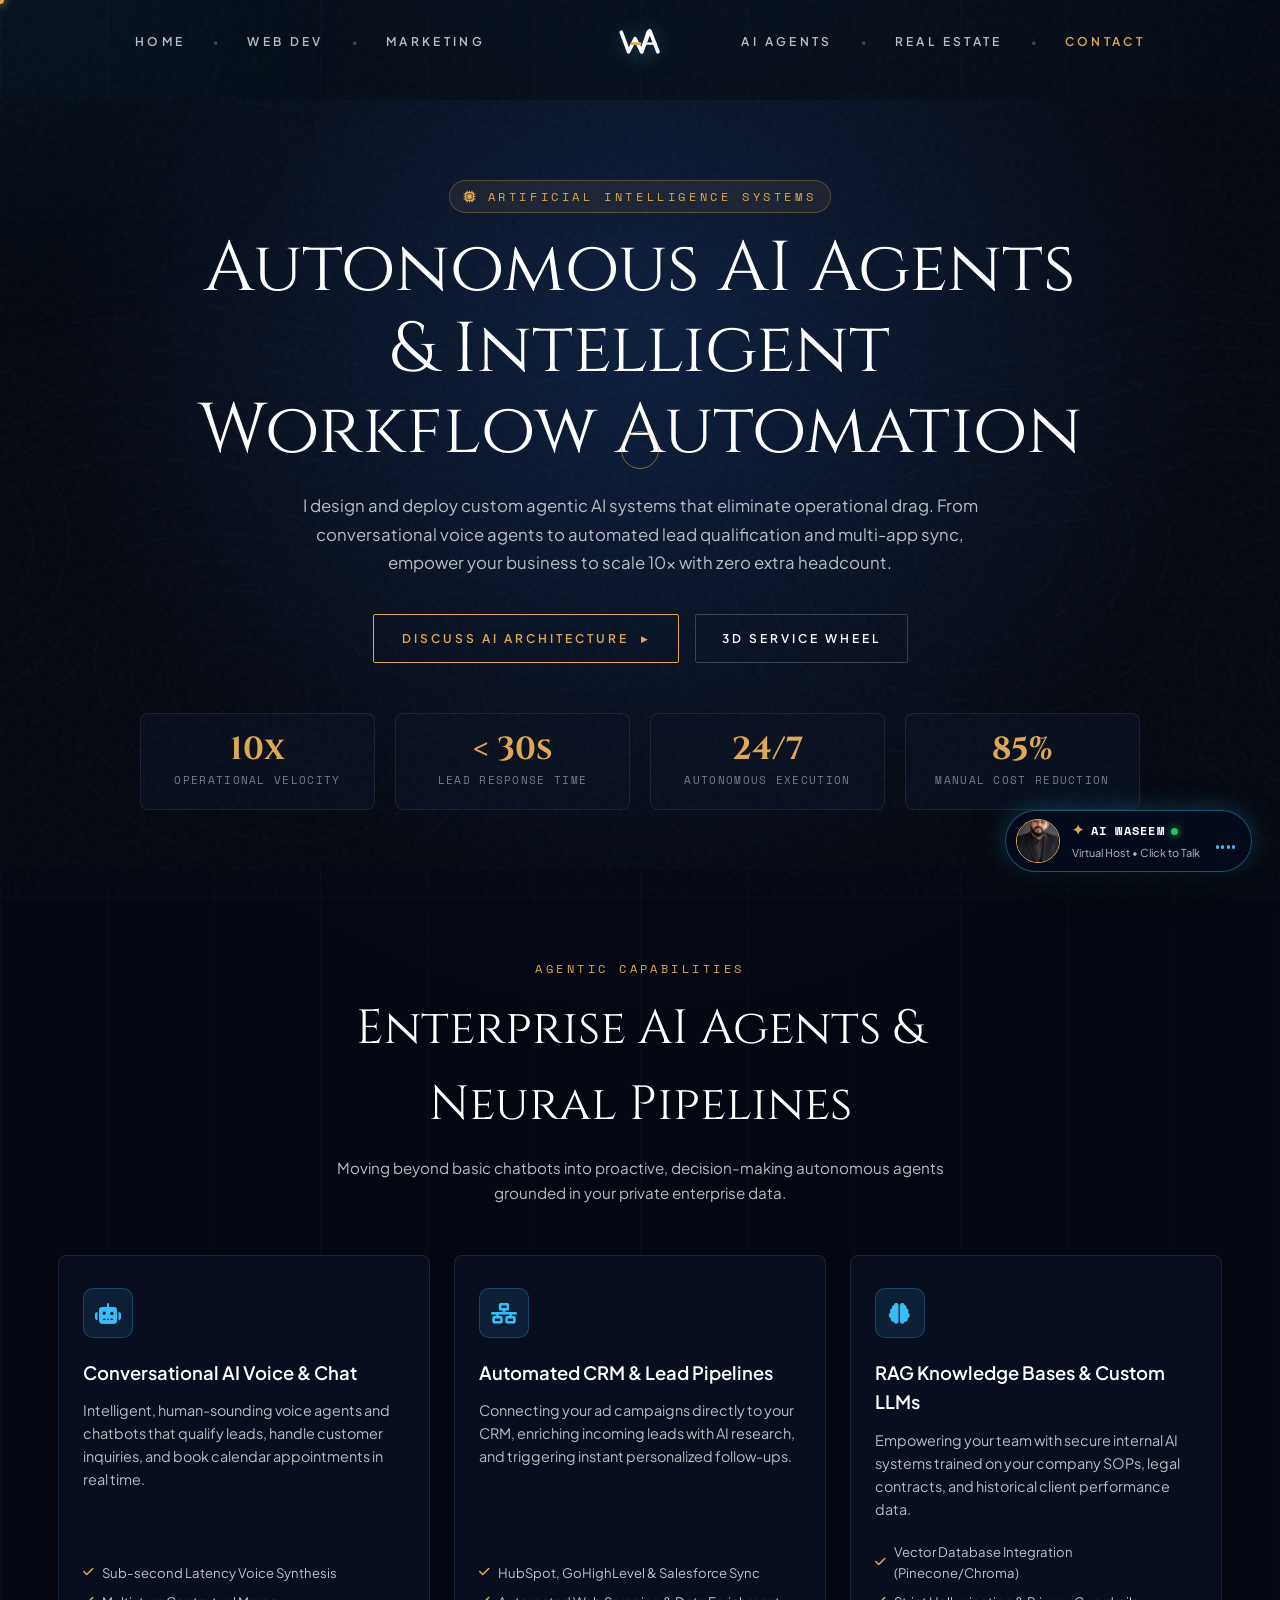
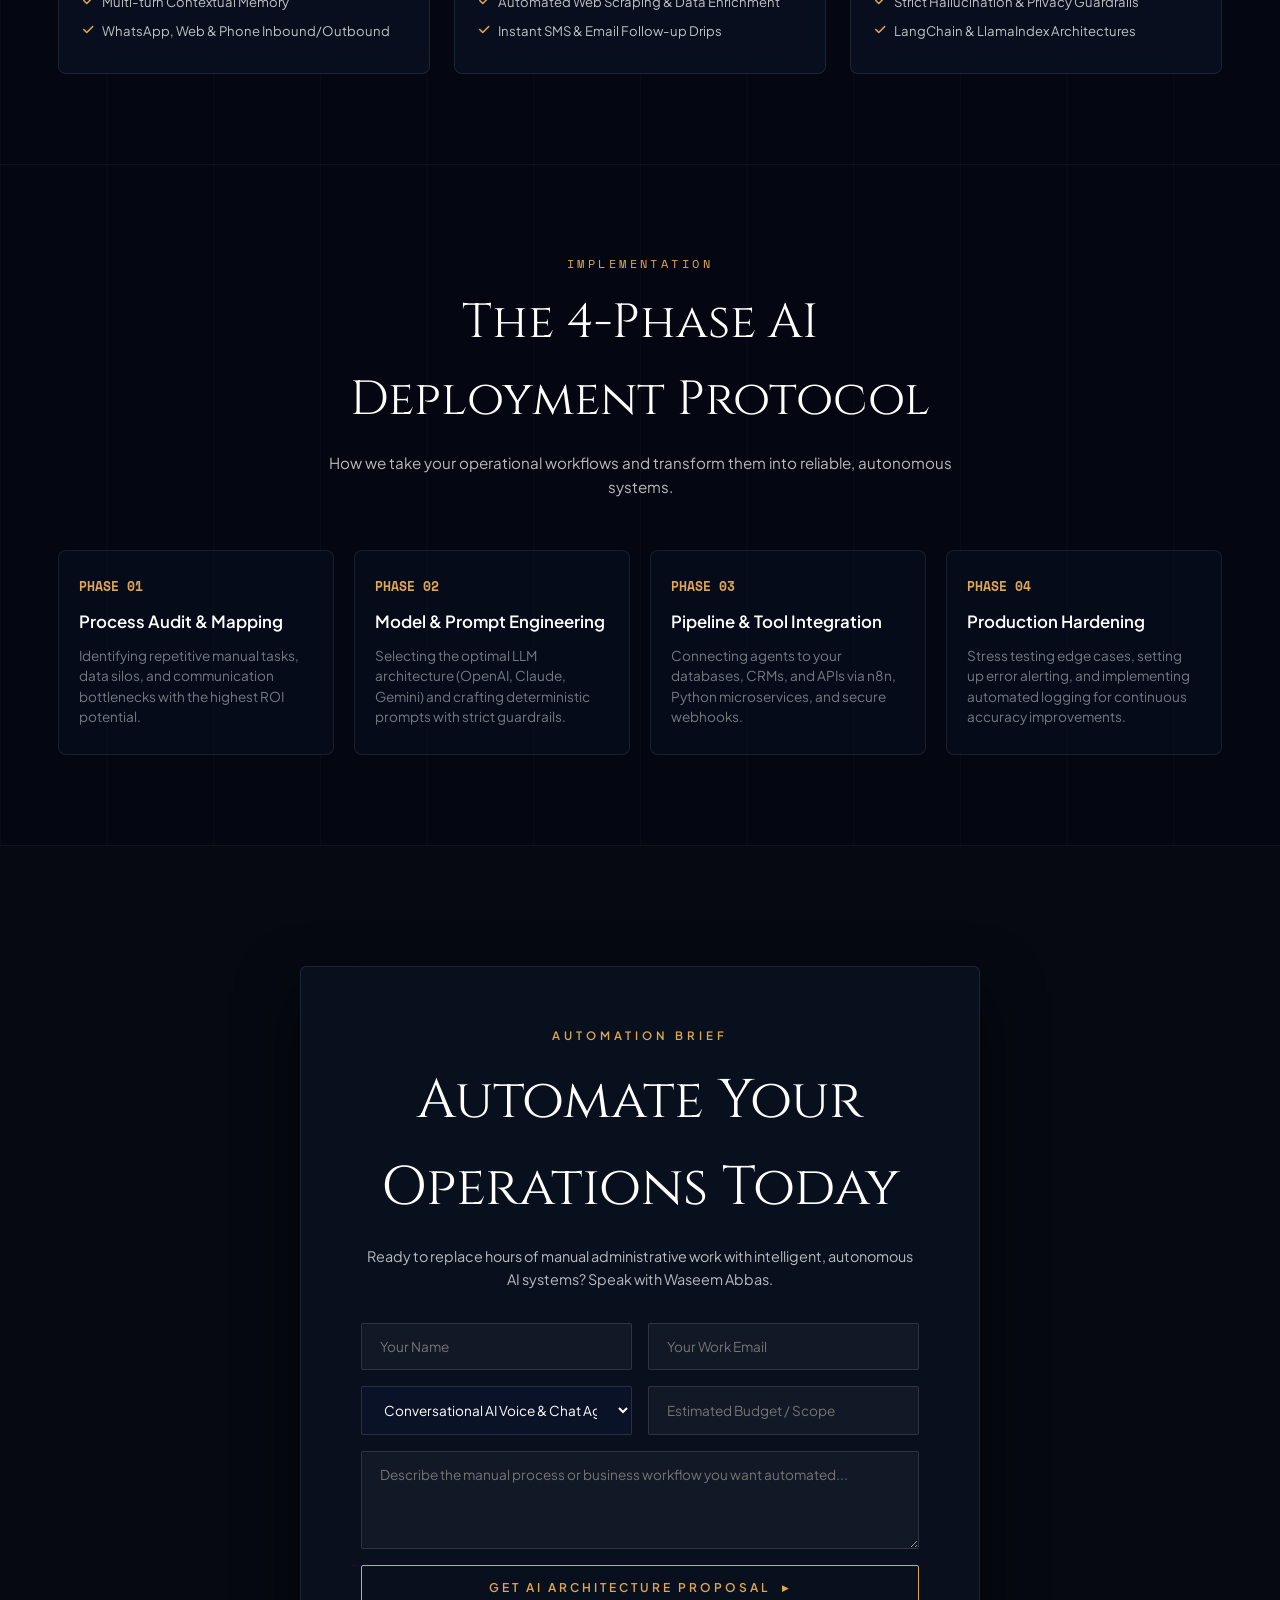
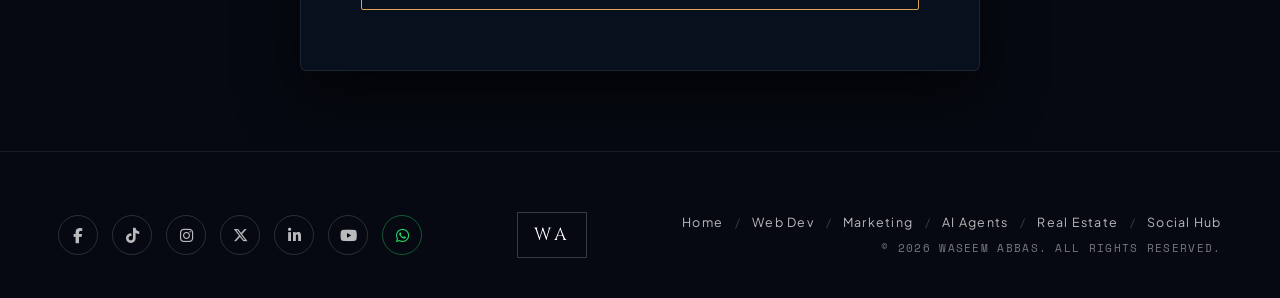
<file: ai-automation.html>
<!DOCTYPE html>
<html lang="en">
<head>
  <meta charset="UTF-8">
  <meta name="viewport" content="width=device-width, initial-scale=1.0">
  <title>Autonomous AI Agents & Workflow Automation — Waseem Abbas</title>
  <meta name="description" content="Custom agentic AI workflows, conversational voice bots, and autonomous business automation pipelines engineered by Waseem Abbas (Watech).">

  <!-- Google Fonts -->
  <link rel="preconnect" href="https://fonts.googleapis.com">
  <link rel="preconnect" href="https://fonts.gstatic.com" crossorigin>
  <link href="https://fonts.googleapis.com/css2?family=Cinzel:wght@400;600;700&family=Cormorant+Garamond:ital,wght@0,300;0,400;0,600;0,700;1,400&family=Plus+Jakarta+Sans:wght@300;400;500;600;700&family=Space+Mono:wght@400;700&display=swap" rel="stylesheet">

  <!-- Font Awesome -->
  <link rel="stylesheet" href="https://cdnjs.cloudflare.com/ajax/libs/font-awesome/6.5.1/css/all.min.css">

  <!-- Stylesheets -->
  <link rel="stylesheet" href="css/main.css">
  <link rel="stylesheet" href="css/animations.css">
</head>
<body class="subpage-body">

  <div class="custom-cursor" id="cursor"></div>
  <div class="custom-cursor-follower" id="cursorFollower"></div>
  <div class="film-grain"></div>
  <div class="ambient-glow" id="ambientGlow"></div>

  <!-- Header Navigation -->
  <header class="site-header scrolled" id="header">
    <div class="header-container">
      <nav class="nav-links left-nav">
        <a href="index.html" class="nav-item"><span class="nav-text">HOME</span></a>
        <span class="nav-dot-sep">•</span>
        <a href="web-development.html" class="nav-item"><span class="nav-text">WEB DEV</span></a>
        <span class="nav-dot-sep">•</span>
        <a href="digital-marketing.html" class="nav-item"><span class="nav-text">MARKETING</span></a>
      </nav>

      <a href="index.html" class="brand-monogram" aria-label="Waseem Abbas Home">
        <svg class="wa-monogram-svg" viewBox="0 0 54 44" fill="none" xmlns="http://www.w3.org/2000/svg">
          <path d="M4 10 L13 34 L21 18 L29 34 L37 10" stroke="currentColor" stroke-width="4.5" stroke-linecap="round" stroke-linejoin="round"/>
          <path d="M29 34 L39 8 L49 34" stroke="currentColor" stroke-width="4.5" stroke-linecap="round" stroke-linejoin="round"/>
          <path d="M33 24 H46" stroke="currentColor" stroke-width="3" stroke-linecap="round"/>
          <line x1="17" y1="24" x2="27" y2="24" stroke="var(--accent-gold)" stroke-width="3.5" stroke-linecap="round"/>
        </svg>
      </a>

      <nav class="nav-links right-nav">
        <a href="ai-automation.html" class="nav-item active"><span class="nav-text">AI AGENTS</span></a>
        <span class="nav-dot-sep">•</span>
        <a href="real-estate.html" class="nav-item"><span class="nav-text">REAL ESTATE</span></a>
        <span class="nav-dot-sep">•</span>
        <a href="#contact" class="nav-item"><span class="nav-text">CONTACT</span></a>
      </nav>
    </div>
  </header>

  <main class="subpage-main">
    
    <!-- Hero Banner -->
    <section class="subpage-hero">
      <div class="section-topo-bg"></div>
      <div class="container">
        <span class="subpage-badge"><i class="fa-solid fa-microchip"></i> ARTIFICIAL INTELLIGENCE SYSTEMS</span>
        <h1 class="subpage-title">Autonomous AI Agents &amp; Intelligent Workflow Automation</h1>
        <p class="subpage-subtitle">
          I design and deploy custom agentic AI systems that eliminate operational drag. From conversational voice agents to automated lead qualification and multi-app sync, empower your business to scale 10x with zero extra headcount.
        </p>

        <div class="subpage-actions">
          <a href="#contact" class="gold-luxury-btn magnetic-btn">
            <span>DISCUSS AI ARCHITECTURE</span>
            <span>▸</span>
          </a>
          <a href="index.html#orbit" class="ghost-luxury-btn">
            <span>3D SERVICE WHEEL</span>
          </a>
        </div>

        <!-- Key AI Metrics -->
        <div class="subpage-metrics-grid">
          <div class="subpage-metric-card">
            <div class="subpage-metric-val">10x</div>
            <div class="subpage-metric-lbl">Operational Velocity</div>
          </div>
          <div class="subpage-metric-card">
            <div class="subpage-metric-val">&lt; 30s</div>
            <div class="subpage-metric-lbl">Lead Response Time</div>
          </div>
          <div class="subpage-metric-card">
            <div class="subpage-metric-val">24/7</div>
            <div class="subpage-metric-lbl">Autonomous Execution</div>
          </div>
          <div class="subpage-metric-card">
            <div class="subpage-metric-val">85%</div>
            <div class="subpage-metric-lbl">Manual Cost Reduction</div>
          </div>
        </div>
      </div>
    </section>

    <!-- AI Capabilities -->
    <section class="subpage-section">
      <div class="container">
        <div class="section-head-center">
          <span class="artist-sub-tag">AGENTIC CAPABILITIES</span>
          <h2 class="section-head-title">Enterprise AI Agents &amp; Neural Pipelines</h2>
          <p class="section-head-desc">Moving beyond basic chatbots into proactive, decision-making autonomous agents grounded in your private enterprise data.</p>
        </div>

        <div class="subpage-grid-3">
          <article class="service-feat-card interactive-tilt">
            <div class="feat-icon-wrap"><i class="fa-solid fa-robot"></i></div>
            <h3 class="feat-title">Conversational AI Voice &amp; Chat</h3>
            <p class="feat-desc">Intelligent, human-sounding voice agents and chatbots that qualify leads, handle customer inquiries, and book calendar appointments in real time.</p>
            <ul class="feat-bullet-list">
              <li><i class="fa-solid fa-check"></i> Sub-second Latency Voice Synthesis</li>
              <li><i class="fa-solid fa-check"></i> Multi-turn Contextual Memory</li>
              <li><i class="fa-solid fa-check"></i> WhatsApp, Web &amp; Phone Inbound/Outbound</li>
            </ul>
          </article>

          <article class="service-feat-card interactive-tilt">
            <div class="feat-icon-wrap"><i class="fa-solid fa-network-wired"></i></div>
            <h3 class="feat-title">Automated CRM &amp; Lead Pipelines</h3>
            <p class="feat-desc">Connecting your ad campaigns directly to your CRM, enriching incoming leads with AI research, and triggering instant personalized follow-ups.</p>
            <ul class="feat-bullet-list">
              <li><i class="fa-solid fa-check"></i> HubSpot, GoHighLevel &amp; Salesforce Sync</li>
              <li><i class="fa-solid fa-check"></i> Automated Web Scraping &amp; Data Enrichment</li>
              <li><i class="fa-solid fa-check"></i> Instant SMS &amp; Email Follow-up Drips</li>
            </ul>
          </article>

          <article class="service-feat-card interactive-tilt">
            <div class="feat-icon-wrap"><i class="fa-solid fa-brain"></i></div>
            <h3 class="feat-title">RAG Knowledge Bases &amp; Custom LLMs</h3>
            <p class="feat-desc">Empowering your team with secure internal AI systems trained on your company SOPs, legal contracts, and historical client performance data.</p>
            <ul class="feat-bullet-list">
              <li><i class="fa-solid fa-check"></i> Vector Database Integration (Pinecone/Chroma)</li>
              <li><i class="fa-solid fa-check"></i> Strict Hallucination &amp; Privacy Guardrails</li>
              <li><i class="fa-solid fa-check"></i> LangChain &amp; LlamaIndex Architectures</li>
            </ul>
          </article>
        </div>
      </div>
    </section>

    <!-- AI Implementation Roadmap -->
    <section class="subpage-section">
      <div class="container">
        <div class="section-head-center">
          <span class="artist-sub-tag">IMPLEMENTATION</span>
          <h2 class="section-head-title">The 4-Phase AI Deployment Protocol</h2>
          <p class="section-head-desc">How we take your operational workflows and transform them into reliable, autonomous systems.</p>
        </div>

        <div class="process-steps-track">
          <div class="process-step-item">
            <div class="step-num-pill">PHASE 01</div>
            <h4 class="step-heading">Process Audit &amp; Mapping</h4>
            <p class="step-desc">Identifying repetitive manual tasks, data silos, and communication bottlenecks with the highest ROI potential.</p>
          </div>

          <div class="process-step-item">
            <div class="step-num-pill">PHASE 02</div>
            <h4 class="step-heading">Model &amp; Prompt Engineering</h4>
            <p class="step-desc">Selecting the optimal LLM architecture (OpenAI, Claude, Gemini) and crafting deterministic prompts with strict guardrails.</p>
          </div>

          <div class="process-step-item">
            <div class="step-num-pill">PHASE 03</div>
            <h4 class="step-heading">Pipeline &amp; Tool Integration</h4>
            <p class="step-desc">Connecting agents to your databases, CRMs, and APIs via n8n, Python microservices, and secure webhooks.</p>
          </div>

          <div class="process-step-item">
            <div class="step-num-pill">PHASE 04</div>
            <h4 class="step-heading">Production Hardening</h4>
            <p class="step-desc">Stress testing edge cases, setting up error alerting, and implementing automated logging for continuous accuracy improvements.</p>
          </div>
        </div>
      </div>
    </section>

    <!-- Contact CTA Section -->
    <section class="contact-section" id="contact">
      <div class="container">
        <div class="contact-box-glass">
          <span class="contact-sup-tag">AUTOMATION BRIEF</span>
          <h2 class="contact-title">Automate Your Operations Today</h2>
          <p class="contact-desc">Ready to replace hours of manual administrative work with intelligent, autonomous AI systems? Speak with Waseem Abbas.</p>
          
          <form class="contact-form" onsubmit="event.preventDefault(); alert('Thank you! Waseem Abbas has received your AI automation inquiry and will follow up with an architecture proposal.');">
            <div class="form-row">
              <input type="text" class="input-glass" placeholder="Your Name" required>
              <input type="email" class="input-glass" placeholder="Your Work Email" required>
            </div>
            <div class="form-row">
              <select class="input-glass" style="cursor: pointer; background: rgba(10, 20, 40, 0.95);">
                <option value="voice">Conversational AI Voice &amp; Chat Agent</option>
                <option value="crm">CRM &amp; Lead Enrichment Automation</option>
                <option value="rag">Internal AI Knowledge Base (RAG)</option>
                <option value="custom">Custom Multi-Agent Pipeline</option>
              </select>
              <input type="text" class="input-glass" placeholder="Estimated Budget / Scope">
            </div>
            <textarea class="input-glass textarea-glass" placeholder="Describe the manual process or business workflow you want automated..." rows="4" required></textarea>
            <button type="submit" class="gold-luxury-btn full-width magnetic-btn">
              <span>GET AI ARCHITECTURE PROPOSAL</span>
              <span>▸</span>
            </button>
          </form>
        </div>
      </div>
    </section>

  </main>

  <!-- Footer -->
  <footer class="site-footer">
    <div class="container footer-container">
      <div class="footer-socials-col">
        <a href="https://www.facebook.com/share/1EqXm2Hz43/" target="_blank" rel="noopener noreferrer" class="social-circle-btn" title="Facebook"><i class="fa-brands fa-facebook-f"></i></a>
        <a href="https://www.tiktok.com/@waseem97199" target="_blank" rel="noopener noreferrer" class="social-circle-btn" title="TikTok"><i class="fa-brands fa-tiktok"></i></a>
        <a href="https://www.instagram.com/waseem79199?stkn=MWVtMmZhc3BjN3Vucg==" target="_blank" rel="noopener noreferrer" class="social-circle-btn" title="Instagram"><i class="fa-brands fa-instagram"></i></a>
        <a href="https://x.com/WaseemAbba34198" target="_blank" rel="noopener noreferrer" class="social-circle-btn" title="X (Twitter)"><i class="fa-brands fa-x-twitter"></i></a>
        <a href="https://www.linkedin.com/in/waseem-abbas-441496163?utm_source=share_via&utm_content=profile&utm_medium=member_android" target="_blank" rel="noopener noreferrer" class="social-circle-btn" title="LinkedIn"><i class="fa-brands fa-linkedin-in"></i></a>
        <a href="https://youtube.com/@wamedia79979?si=C6-sgoMhrPIsY8da" target="_blank" rel="noopener noreferrer" class="social-circle-btn" title="YouTube"><i class="fa-brands fa-youtube"></i></a>
        <a href="https://wa.me/923270831470" target="_blank" rel="noopener noreferrer" class="social-circle-btn" title="WhatsApp Direct" style="color: #25d366; border-color: rgba(37, 211, 102, 0.4);"><i class="fa-brands fa-whatsapp"></i></a>
      </div>
      <div class="footer-logo-col">
        <a href="index.html" class="footer-emblem-box"><span class="footer-emblem-text">WA</span></a>
      </div>
      <div class="footer-nav-col">
        <nav class="footer-links">
          <a href="index.html">Home</a>
          <span class="footer-sep">/</span>
          <a href="web-development.html">Web Dev</a>
          <span class="footer-sep">/</span>
          <a href="digital-marketing.html">Marketing</a>
          <span class="footer-sep">/</span>
          <a href="ai-automation.html">AI Agents</a>
          <span class="footer-sep">/</span>
          <a href="real-estate.html">Real Estate</a>
          <span class="footer-sep">/</span>
          <a href="connect.html">Social Hub</a>
        </nav>
        <p class="footer-copyright">&copy; 2026 WASEEM ABBAS. ALL RIGHTS RESERVED.</p>
      </div>
    </div>
  </footer>

  <script src="js/app.js"></script>
  <script src="ai-avatar.js"></script>
</body>
</html>
</file>
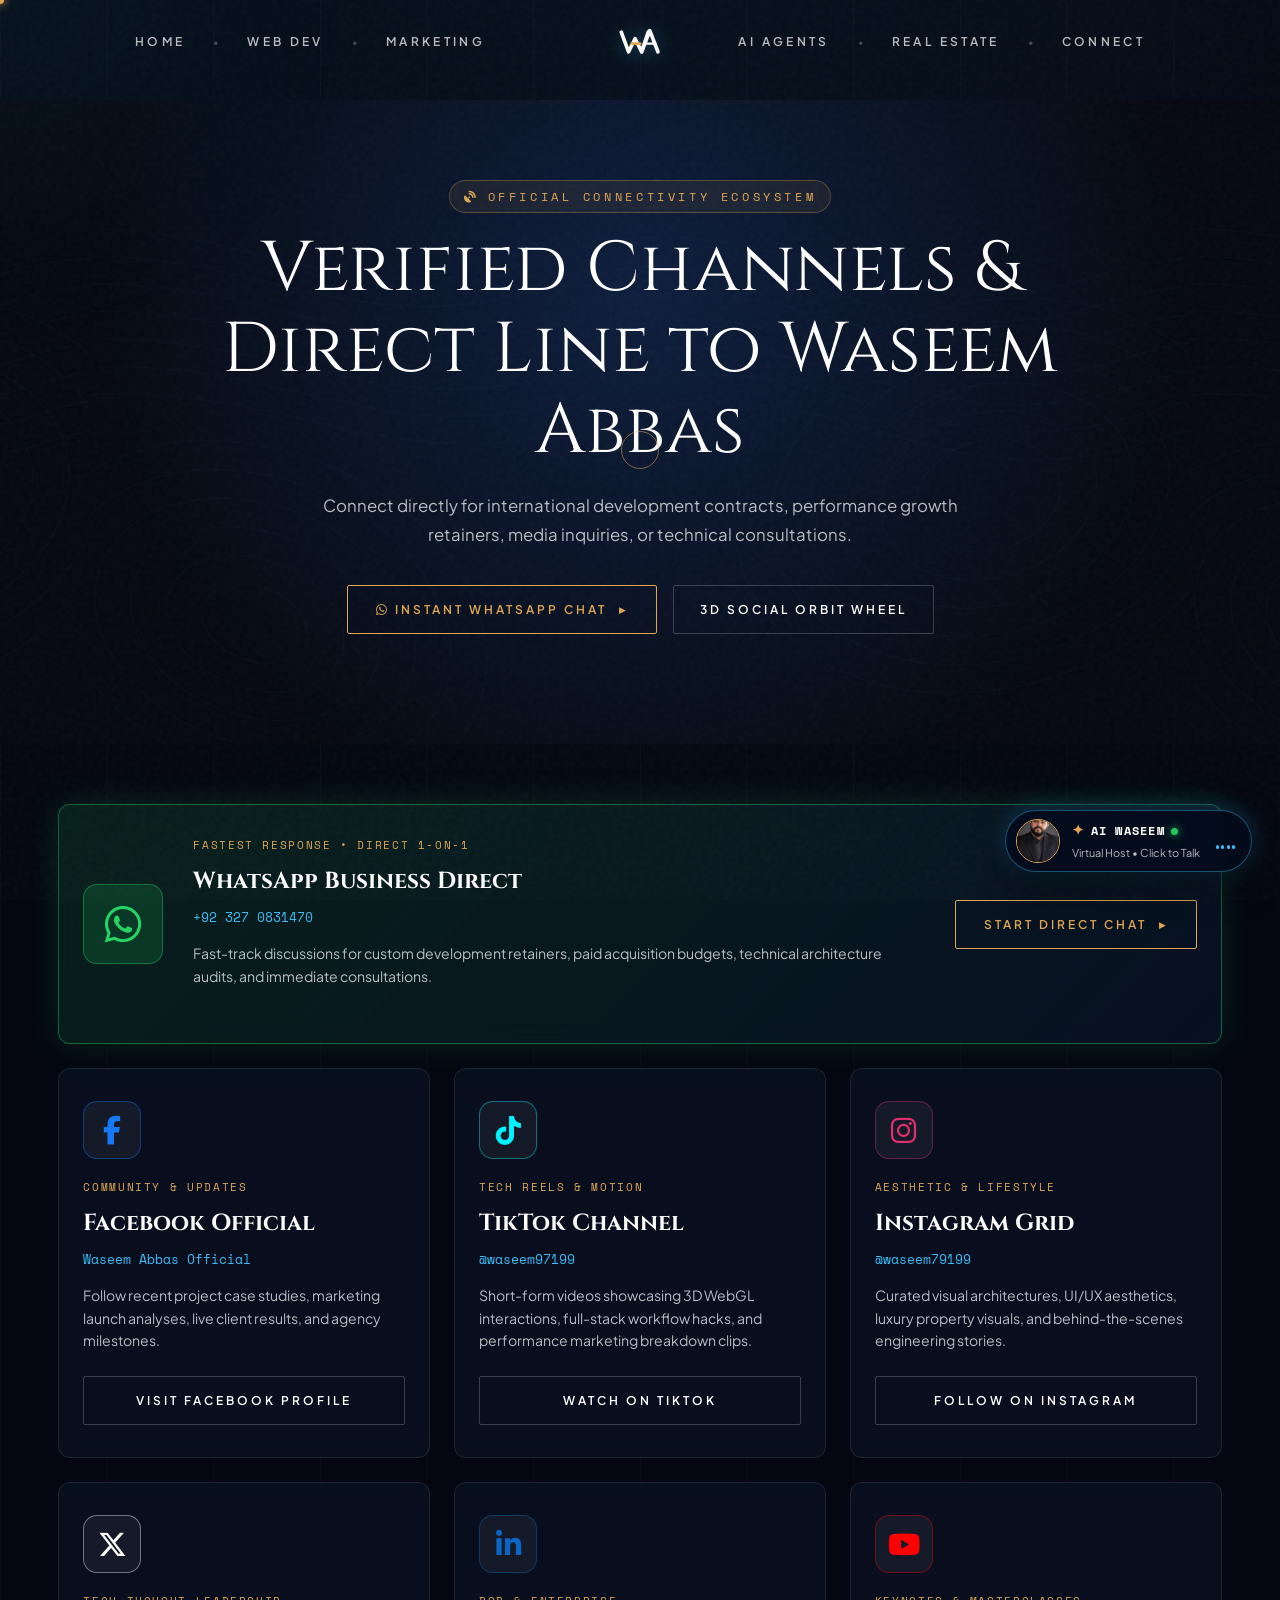
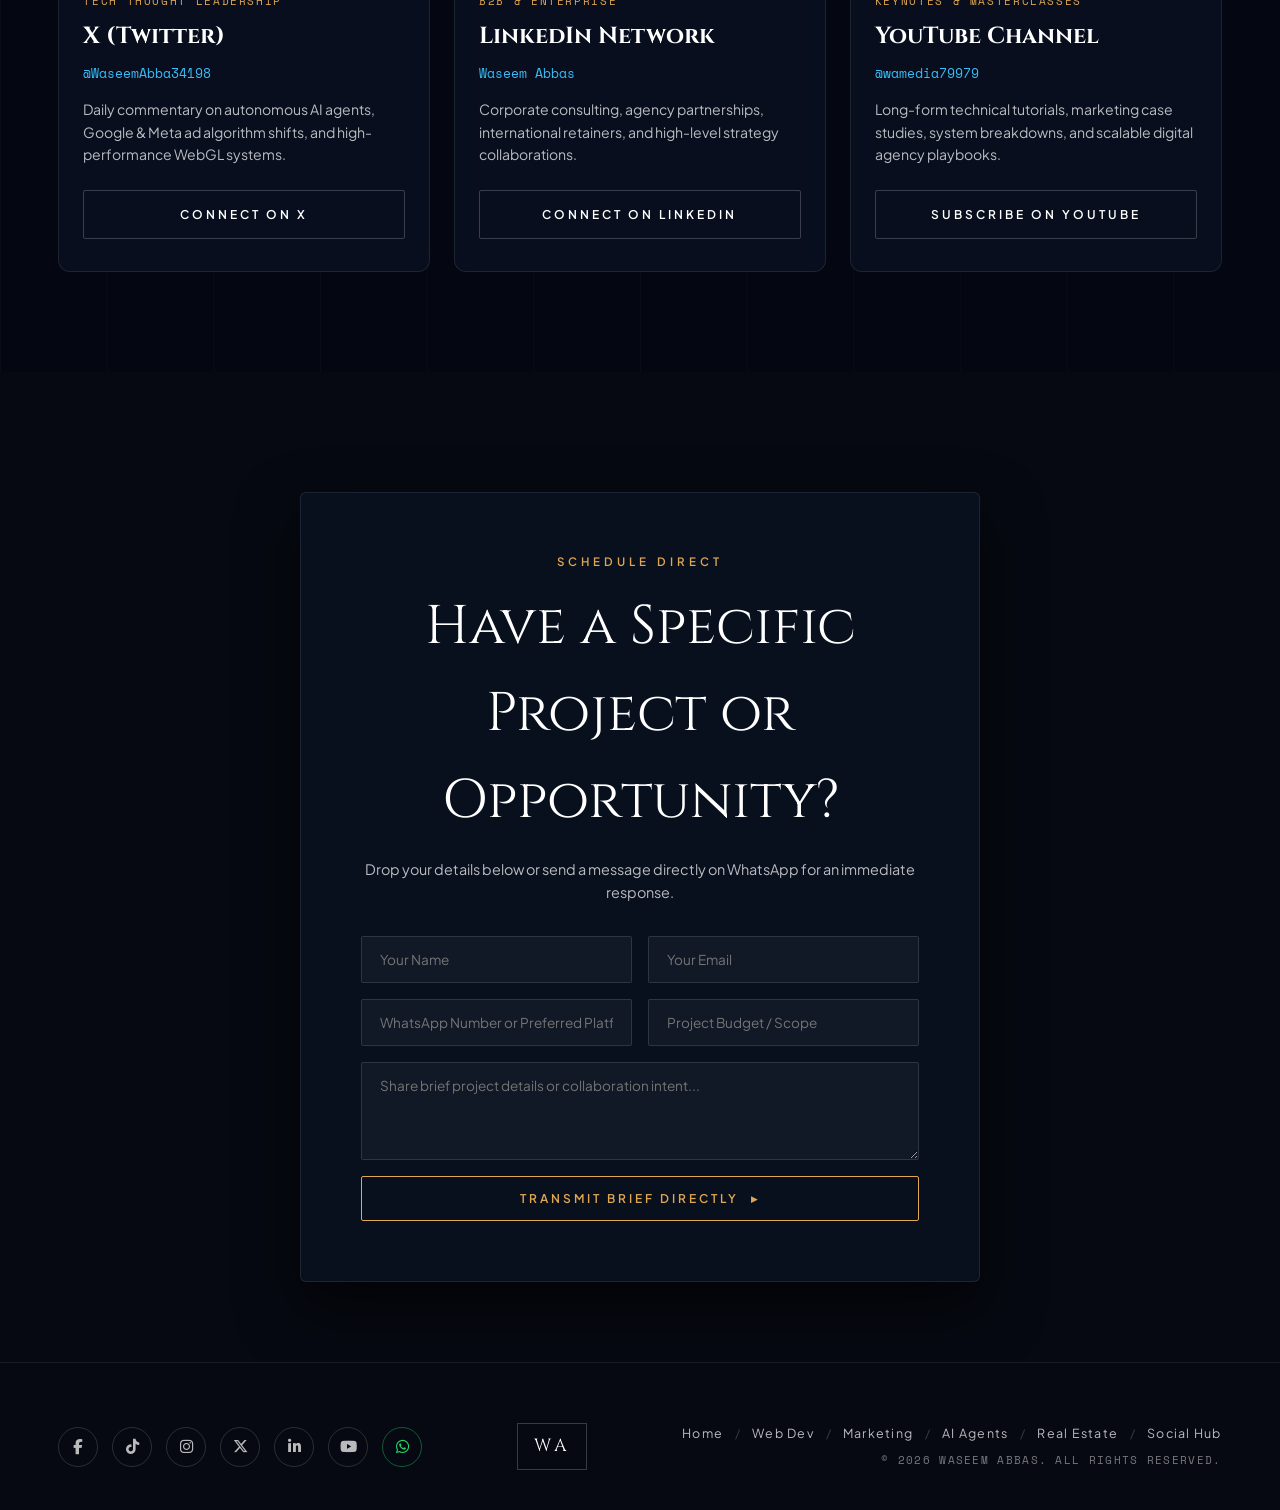
<file: connect.html>
<!DOCTYPE html>
<html lang="en">
<head>
  <meta charset="UTF-8">
  <meta name="viewport" content="width=device-width, initial-scale=1.0">
  <title>Connect & Social Media Ecosystem — Waseem Abbas</title>
  <meta name="description" content="Connect with Waseem Abbas across all verified official channels: WhatsApp (+92 327 0831470), Facebook, TikTok, Instagram, Twitter / X, LinkedIn, and YouTube.">

  <!-- Google Fonts -->
  <link rel="preconnect" href="https://fonts.googleapis.com">
  <link rel="preconnect" href="https://fonts.gstatic.com" crossorigin>
  <link href="https://fonts.googleapis.com/css2?family=Cinzel:wght@400;600;700&family=Cormorant+Garamond:ital,wght@0,300;0,400;0,600;0,700;1,400&family=Plus+Jakarta+Sans:wght@300;400;500;600;700&family=Space+Mono:wght@400;700&display=swap" rel="stylesheet">

  <!-- Font Awesome -->
  <link rel="stylesheet" href="https://cdnjs.cloudflare.com/ajax/libs/font-awesome/6.5.1/css/all.min.css">

  <!-- Stylesheets -->
  <link rel="stylesheet" href="css/main.css">
  <link rel="stylesheet" href="css/animations.css">

  <style>
    .connect-grid {
      display: grid;
      grid-template-columns: repeat(3, 1fr);
      gap: 24px;
      margin-top: 40px;
    }
    .connect-card {
      background: var(--bg-card);
      border: 1px solid var(--bg-card-border);
      border-radius: 12px;
      padding: 32px 24px;
      display: flex;
      flex-direction: column;
      justify-content: space-between;
      transition: all 0.4s cubic-bezier(0.16, 1, 0.3, 1);
      position: relative;
      overflow: hidden;
      backdrop-filter: blur(14px);
      -webkit-backdrop-filter: blur(14px);
    }
    .connect-card:hover {
      transform: translateY(-8px);
      border-color: rgba(56, 189, 248, 0.4);
      box-shadow: 0 16px 40px rgba(0, 0, 0, 0.6);
    }
    .connect-card.featured-whatsapp {
      grid-column: span 3;
      background: linear-gradient(135deg, rgba(37, 211, 102, 0.12) 0%, rgba(8, 17, 36, 0.95) 100%);
      border-color: rgba(37, 211, 102, 0.4);
      box-shadow: 0 0 35px rgba(37, 211, 102, 0.15);
      flex-direction: row;
      align-items: center;
      gap: 30px;
    }
    .connect-card.featured-whatsapp:hover {
      box-shadow: 0 0 50px rgba(37, 211, 102, 0.3);
      border-color: #25d366;
    }
    .connect-icon-large {
      width: 58px;
      height: 58px;
      border-radius: 14px;
      display: flex;
      align-items: center;
      justify-content: center;
      font-size: 1.8rem;
      margin-bottom: 20px;
      background: rgba(255, 255, 255, 0.05);
      border: 1px solid rgba(255, 255, 255, 0.12);
    }
    .featured-whatsapp .connect-icon-large {
      width: 80px;
      height: 80px;
      min-width: 80px;
      font-size: 2.6rem;
      margin-bottom: 0;
      color: #25d366;
      background: rgba(37, 211, 102, 0.15);
      border-color: rgba(37, 211, 102, 0.4);
    }
    .connect-card-tag {
      font-family: var(--font-mono);
      font-size: 0.68rem;
      letter-spacing: 0.15em;
      color: var(--accent-gold);
      text-transform: uppercase;
      margin-bottom: 8px;
      display: block;
    }
    .connect-card-title {
      font-family: var(--font-serif);
      font-size: 1.45rem;
      color: #fff;
      margin-bottom: 8px;
    }
    .connect-card-handle {
      font-family: var(--font-mono);
      font-size: 0.8rem;
      color: var(--accent-cyan);
      margin-bottom: 14px;
      display: block;
    }
    .connect-card-desc {
      font-size: 0.88rem;
      color: var(--text-secondary);
      line-height: 1.6;
      margin-bottom: 24px;
    }
    @media (max-width: 992px) {
      .connect-grid {
        grid-template-columns: repeat(2, 1fr);
      }
      .connect-card.featured-whatsapp {
        grid-column: span 2;
        flex-direction: column;
        align-items: flex-start;
      }
    }
    @media (max-width: 600px) {
      .connect-grid {
        grid-template-columns: 1fr;
      }
      .connect-card.featured-whatsapp {
        grid-column: span 1;
      }
    }
  </style>
</head>
<body class="subpage-body">

  <div class="custom-cursor" id="cursor"></div>
  <div class="custom-cursor-follower" id="cursorFollower"></div>
  <div class="film-grain"></div>
  <div class="ambient-glow" id="ambientGlow"></div>

  <!-- Header Navigation -->
  <header class="site-header scrolled" id="header">
    <div class="header-container">
      <nav class="nav-links left-nav">
        <a href="index.html" class="nav-item"><span class="nav-text">HOME</span></a>
        <span class="nav-dot-sep">•</span>
        <a href="web-development.html" class="nav-item"><span class="nav-text">WEB DEV</span></a>
        <span class="nav-dot-sep">•</span>
        <a href="digital-marketing.html" class="nav-item"><span class="nav-text">MARKETING</span></a>
      </nav>

      <a href="index.html" class="brand-monogram" aria-label="Waseem Abbas Home">
        <svg class="wa-monogram-svg" viewBox="0 0 54 44" fill="none" xmlns="http://www.w3.org/2000/svg">
          <path d="M4 10 L13 34 L21 18 L29 34 L37 10" stroke="currentColor" stroke-width="4.5" stroke-linecap="round" stroke-linejoin="round"/>
          <path d="M29 34 L39 8 L49 34" stroke="currentColor" stroke-width="4.5" stroke-linecap="round" stroke-linejoin="round"/>
          <path d="M33 24 H46" stroke="currentColor" stroke-width="3" stroke-linecap="round"/>
          <line x1="17" y1="24" x2="27" y2="24" stroke="var(--accent-gold)" stroke-width="3.5" stroke-linecap="round"/>
        </svg>
      </a>

      <nav class="nav-links right-nav">
        <a href="ai-automation.html" class="nav-item"><span class="nav-text">AI AGENTS</span></a>
        <span class="nav-dot-sep">•</span>
        <a href="real-estate.html" class="nav-item"><span class="nav-text">REAL ESTATE</span></a>
        <span class="nav-dot-sep">•</span>
        <a href="connect.html" class="nav-item active"><span class="nav-text">CONNECT</span></a>
      </nav>
    </div>
  </header>

  <main class="subpage-main">
    
    <!-- Hero Banner -->
    <section class="subpage-hero">
      <div class="section-topo-bg"></div>
      <div class="container">
        <span class="subpage-badge"><i class="fa-solid fa-satellite-dish"></i> OFFICIAL CONNECTIVITY ECOSYSTEM</span>
        <h1 class="subpage-title">Verified Channels &amp; Direct Line to Waseem Abbas</h1>
        <p class="subpage-subtitle">
          Connect directly for international development contracts, performance growth retainers, media inquiries, or technical consultations.
        </p>

        <div class="subpage-actions">
          <a href="https://wa.me/923270831470" target="_blank" rel="noopener noreferrer" class="gold-luxury-btn magnetic-btn">
            <span><i class="fa-brands fa-whatsapp"></i> INSTANT WHATSAPP CHAT</span>
            <span>▸</span>
          </a>
          <a href="index.html#social" class="ghost-luxury-btn">
            <span>3D SOCIAL ORBIT WHEEL</span>
          </a>
        </div>
      </div>
    </section>

    <!-- Connect Grid Section -->
    <section class="section" style="padding-top: 20px;">
      <div class="container">
        
        <div class="connect-grid">

          <!-- 01. WhatsApp Featured Hero Card -->
          <div class="connect-card featured-whatsapp">
            <div class="connect-icon-large">
              <i class="fa-brands fa-whatsapp"></i>
            </div>
            <div style="flex: 1;">
              <span class="connect-card-tag">FASTEST RESPONSE • DIRECT 1-ON-1</span>
              <h3 class="connect-card-title">WhatsApp Business Direct</h3>
              <span class="connect-card-handle">+92 327 0831470</span>
              <p class="connect-card-desc">
                Fast-track discussions for custom development retainers, paid acquisition budgets, technical architecture audits, and immediate consultations.
              </p>
            </div>
            <div>
              <a href="https://wa.me/923270831470" target="_blank" rel="noopener noreferrer" class="gold-luxury-btn" style="white-space: nowrap;">
                <span>START DIRECT CHAT</span>
                <span>▸</span>
              </a>
            </div>
          </div>

          <!-- 02. Facebook -->
          <div class="connect-card">
            <div>
              <div class="connect-icon-large" style="color: #1877f2; border-color: rgba(24, 119, 242, 0.4);">
                <i class="fa-brands fa-facebook-f"></i>
              </div>
              <span class="connect-card-tag">COMMUNITY &amp; UPDATES</span>
              <h3 class="connect-card-title">Facebook Official</h3>
              <span class="connect-card-handle">Waseem Abbas Official</span>
              <p class="connect-card-desc">
                Follow recent project case studies, marketing launch analyses, live client results, and agency milestones.
              </p>
            </div>
            <a href="https://www.facebook.com/share/1EqXm2Hz43/" target="_blank" rel="noopener noreferrer" class="ghost-luxury-btn full-width">
              <span>VISIT FACEBOOK PROFILE</span>
            </a>
          </div>

          <!-- 03. TikTok -->
          <div class="connect-card">
            <div>
              <div class="connect-icon-large" style="color: #00f2fe; border-color: rgba(0, 242, 254, 0.4);">
                <i class="fa-brands fa-tiktok"></i>
              </div>
              <span class="connect-card-tag">TECH REELS &amp; MOTION</span>
              <h3 class="connect-card-title">TikTok Channel</h3>
              <span class="connect-card-handle">@waseem97199</span>
              <p class="connect-card-desc">
                Short-form videos showcasing 3D WebGL interactions, full-stack workflow hacks, and performance marketing breakdown clips.
              </p>
            </div>
            <a href="https://www.tiktok.com/@waseem97199" target="_blank" rel="noopener noreferrer" class="ghost-luxury-btn full-width">
              <span>WATCH ON TIKTOK</span>
            </a>
          </div>

          <!-- 04. Instagram -->
          <div class="connect-card">
            <div>
              <div class="connect-icon-large" style="color: #e1306c; border-color: rgba(225, 48, 108, 0.4);">
                <i class="fa-brands fa-instagram"></i>
              </div>
              <span class="connect-card-tag">AESTHETIC &amp; LIFESTYLE</span>
              <h3 class="connect-card-title">Instagram Grid</h3>
              <span class="connect-card-handle">@waseem79199</span>
              <p class="connect-card-desc">
                Curated visual architectures, UI/UX aesthetics, luxury property visuals, and behind-the-scenes engineering stories.
              </p>
            </div>
            <a href="https://www.instagram.com/waseem79199?stkn=MWVtMmZhc3BjN3Vucg==" target="_blank" rel="noopener noreferrer" class="ghost-luxury-btn full-width">
              <span>FOLLOW ON INSTAGRAM</span>
            </a>
          </div>

          <!-- 05. Twitter / X -->
          <div class="connect-card">
            <div>
              <div class="connect-icon-large" style="color: #fff; border-color: rgba(255, 255, 255, 0.4);">
                <i class="fa-brands fa-x-twitter"></i>
              </div>
              <span class="connect-card-tag">TECH THOUGHT LEADERSHIP</span>
              <h3 class="connect-card-title">X (Twitter)</h3>
              <span class="connect-card-handle">@WaseemAbba34198</span>
              <p class="connect-card-desc">
                Daily commentary on autonomous AI agents, Google &amp; Meta ad algorithm shifts, and high-performance WebGL systems.
              </p>
            </div>
            <a href="https://x.com/WaseemAbba34198" target="_blank" rel="noopener noreferrer" class="ghost-luxury-btn full-width">
              <span>CONNECT ON X</span>
            </a>
          </div>

          <!-- 06. LinkedIn -->
          <div class="connect-card">
            <div>
              <div class="connect-icon-large" style="color: #0a66c2; border-color: rgba(10, 102, 194, 0.4);">
                <i class="fa-brands fa-linkedin-in"></i>
              </div>
              <span class="connect-card-tag">B2B &amp; ENTERPRISE</span>
              <h3 class="connect-card-title">LinkedIn Network</h3>
              <span class="connect-card-handle">Waseem Abbas</span>
              <p class="connect-card-desc">
                Corporate consulting, agency partnerships, international retainers, and high-level strategy collaborations.
              </p>
            </div>
            <a href="https://www.linkedin.com/in/waseem-abbas-441496163?utm_source=share_via&utm_content=profile&utm_medium=member_android" target="_blank" rel="noopener noreferrer" class="ghost-luxury-btn full-width">
              <span>CONNECT ON LINKEDIN</span>
            </a>
          </div>

          <!-- 07. YouTube -->
          <div class="connect-card">
            <div>
              <div class="connect-icon-large" style="color: #ff0000; border-color: rgba(255, 0, 0, 0.4);">
                <i class="fa-brands fa-youtube"></i>
              </div>
              <span class="connect-card-tag">KEYNOTES &amp; MASTERCLASSES</span>
              <h3 class="connect-card-title">YouTube Channel</h3>
              <span class="connect-card-handle">@wamedia79979</span>
              <p class="connect-card-desc">
                Long-form technical tutorials, marketing case studies, system breakdowns, and scalable digital agency playbooks.
              </p>
            </div>
            <a href="https://youtube.com/@wamedia79979?si=C6-sgoMhrPIsY8da" target="_blank" rel="noopener noreferrer" class="ghost-luxury-btn full-width">
              <span>SUBSCRIBE ON YOUTUBE</span>
            </a>
          </div>

        </div>

      </div>
    </section>

    <!-- Direct Inquiry Section -->
    <section class="section contact-section" id="contact">
      <div class="container contact-container">
        <div class="contact-box-glass">
          <span class="contact-sup-tag">SCHEDULE DIRECT</span>
          <h2 class="contact-title">Have a Specific Project or Opportunity?</h2>
          <p class="contact-desc">Drop your details below or send a message directly on WhatsApp for an immediate response.</p>
          
          <form class="contact-form" onsubmit="event.preventDefault(); alert('Inquiry received! Waseem Abbas will reach back within 24 hours.');">
            <div class="form-row">
              <input type="text" class="input-glass" placeholder="Your Name" required>
              <input type="email" class="input-glass" placeholder="Your Email" required>
            </div>
            <div class="form-row">
              <input type="text" class="input-glass" placeholder="WhatsApp Number or Preferred Platform">
              <input type="text" class="input-glass" placeholder="Project Budget / Scope">
            </div>
            <textarea class="input-glass textarea-glass" placeholder="Share brief project details or collaboration intent..." rows="4" required></textarea>
            <button type="submit" class="gold-luxury-btn full-width magnetic-btn">
              <span>TRANSMIT BRIEF DIRECTLY</span>
              <span>▸</span>
            </button>
          </form>
        </div>
      </div>
    </section>

  </main>

  <!-- Footer -->
  <footer class="site-footer">
    <div class="container footer-container">
      <div class="footer-socials-col">
        <a href="https://www.facebook.com/share/1EqXm2Hz43/" target="_blank" rel="noopener noreferrer" class="social-circle-btn" title="Facebook"><i class="fa-brands fa-facebook-f"></i></a>
        <a href="https://www.tiktok.com/@waseem97199" target="_blank" rel="noopener noreferrer" class="social-circle-btn" title="TikTok"><i class="fa-brands fa-tiktok"></i></a>
        <a href="https://www.instagram.com/waseem79199?stkn=MWVtMmZhc3BjN3Vucg==" target="_blank" rel="noopener noreferrer" class="social-circle-btn" title="Instagram"><i class="fa-brands fa-instagram"></i></a>
        <a href="https://x.com/WaseemAbba34198" target="_blank" rel="noopener noreferrer" class="social-circle-btn" title="X (Twitter)"><i class="fa-brands fa-x-twitter"></i></a>
        <a href="https://www.linkedin.com/in/waseem-abbas-441496163?utm_source=share_via&utm_content=profile&utm_medium=member_android" target="_blank" rel="noopener noreferrer" class="social-circle-btn" title="LinkedIn"><i class="fa-brands fa-linkedin-in"></i></a>
        <a href="https://youtube.com/@wamedia79979?si=C6-sgoMhrPIsY8da" target="_blank" rel="noopener noreferrer" class="social-circle-btn" title="YouTube"><i class="fa-brands fa-youtube"></i></a>
        <a href="https://wa.me/923270831470" target="_blank" rel="noopener noreferrer" class="social-circle-btn" title="WhatsApp Direct" style="color: #25d366; border-color: rgba(37, 211, 102, 0.4);"><i class="fa-brands fa-whatsapp"></i></a>
      </div>
      <div class="footer-logo-col">
        <a href="index.html" class="footer-emblem-box"><span class="footer-emblem-text">WA</span></a>
      </div>
      <div class="footer-nav-col">
        <nav class="footer-links">
          <a href="index.html">Home</a>
          <span class="footer-sep">/</span>
          <a href="web-development.html">Web Dev</a>
          <span class="footer-sep">/</span>
          <a href="digital-marketing.html">Marketing</a>
          <span class="footer-sep">/</span>
          <a href="ai-automation.html">AI Agents</a>
          <span class="footer-sep">/</span>
          <a href="real-estate.html">Real Estate</a>
          <span class="footer-sep">/</span>
          <a href="connect.html">Social Hub</a>
        </nav>
        <p class="footer-copyright">&copy; 2026 WASEEM ABBAS. ALL RIGHTS RESERVED.</p>
      </div>
    </div>
  </footer>

  <script src="js/app.js"></script>
  <script src="ai-avatar.js"></script>
</body>
</html>
</file>
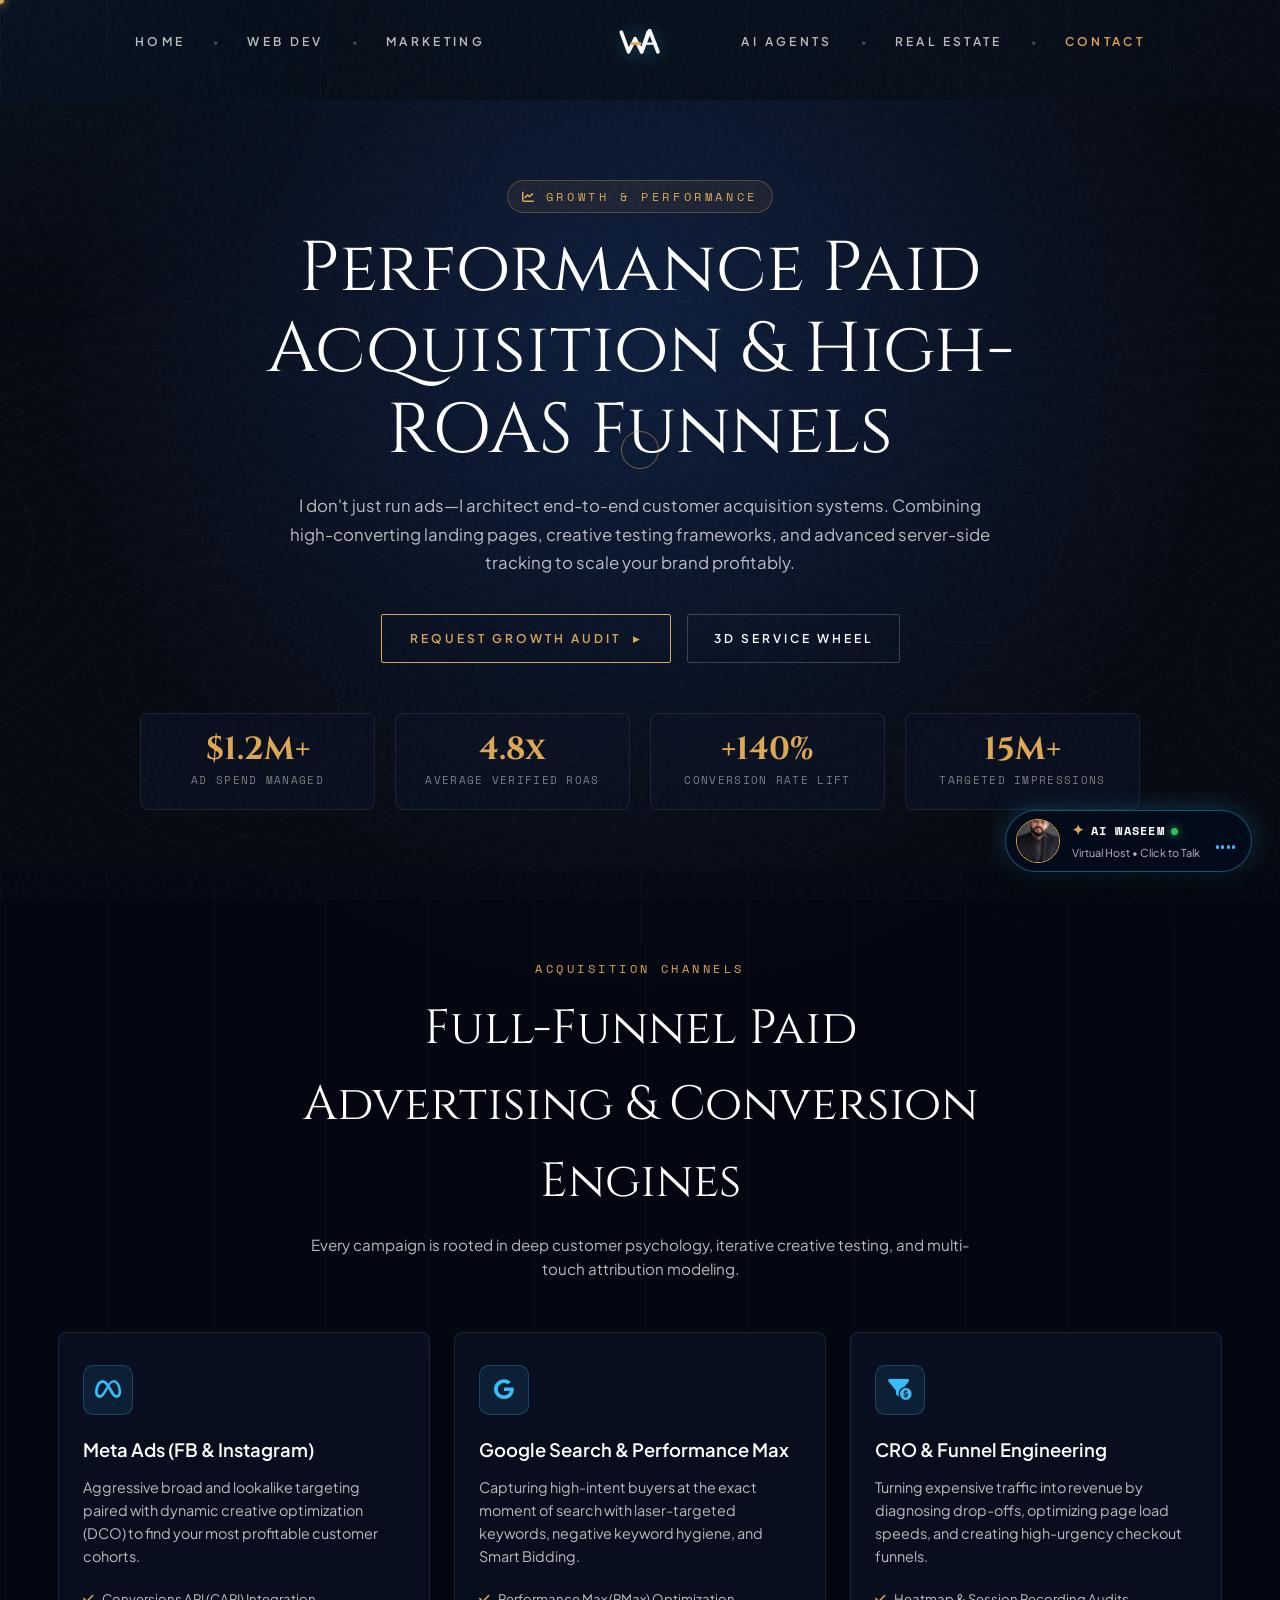
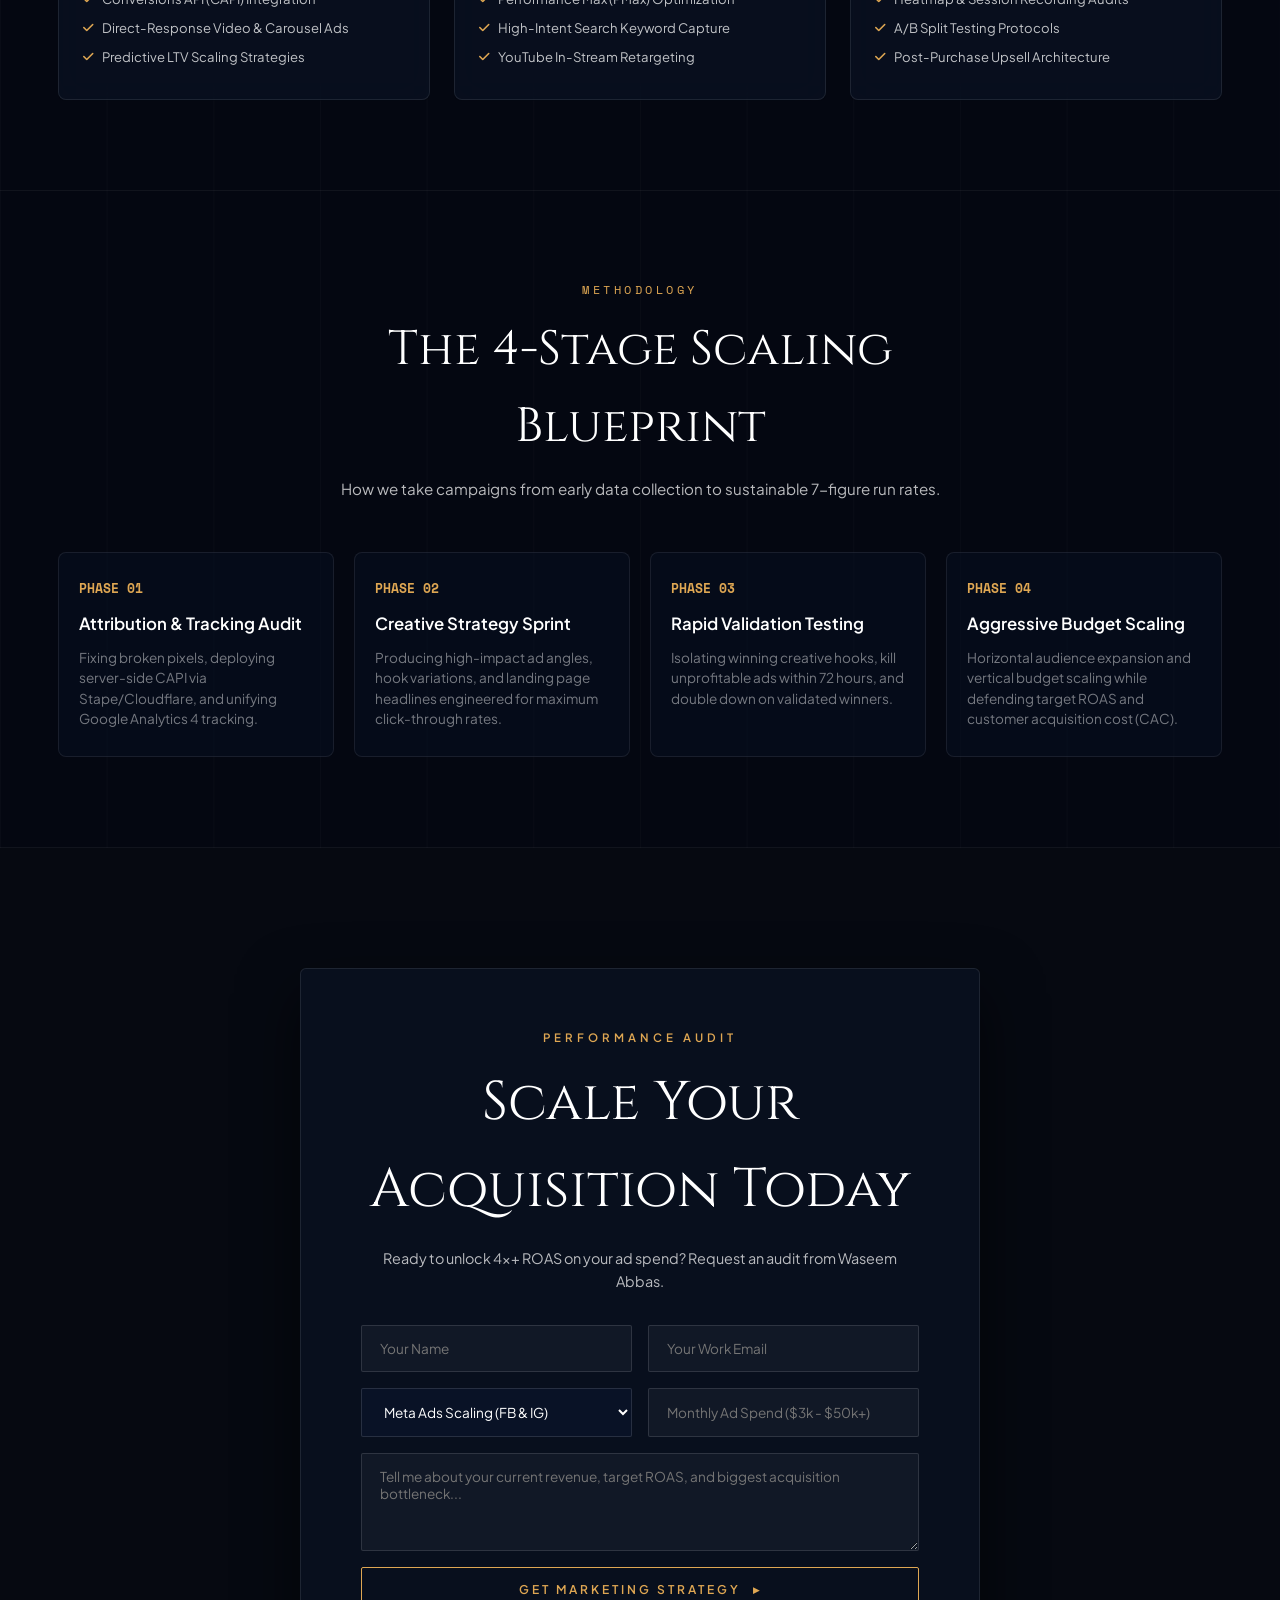
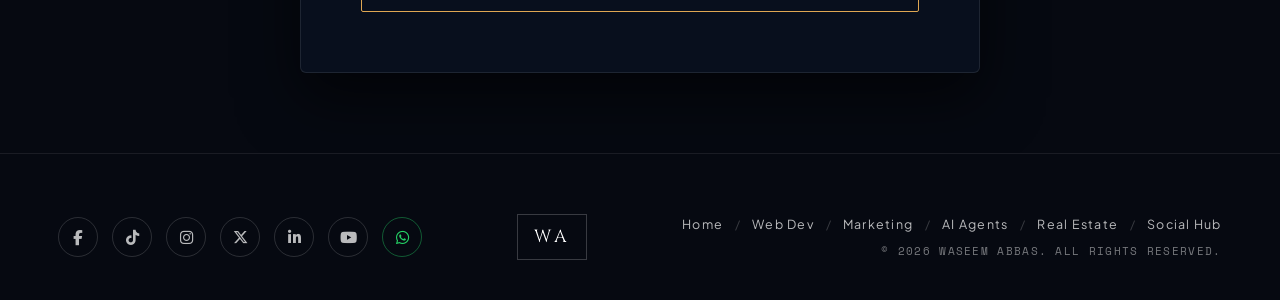
<file: digital-marketing.html>
<!DOCTYPE html>
<html lang="en">
<head>
  <meta charset="UTF-8">
  <meta name="viewport" content="width=device-width, initial-scale=1.0">
  <title>Performance Digital Marketing & Paid Acquisition — Waseem Abbas</title>
  <meta name="description" content="Data-driven performance digital marketing, high-ROAS Meta & Google Ads management, and conversion funnel architecture by Waseem Abbas.">

  <!-- Google Fonts -->
  <link rel="preconnect" href="https://fonts.googleapis.com">
  <link rel="preconnect" href="https://fonts.gstatic.com" crossorigin>
  <link href="https://fonts.googleapis.com/css2?family=Cinzel:wght@400;600;700&family=Cormorant+Garamond:ital,wght@0,300;0,400;0,600;0,700;1,400&family=Plus+Jakarta+Sans:wght@300;400;500;600;700&family=Space+Mono:wght@400;700&display=swap" rel="stylesheet">

  <!-- Font Awesome -->
  <link rel="stylesheet" href="https://cdnjs.cloudflare.com/ajax/libs/font-awesome/6.5.1/css/all.min.css">

  <!-- Stylesheets -->
  <link rel="stylesheet" href="css/main.css">
  <link rel="stylesheet" href="css/animations.css">
</head>
<body class="subpage-body">

  <div class="custom-cursor" id="cursor"></div>
  <div class="custom-cursor-follower" id="cursorFollower"></div>
  <div class="film-grain"></div>
  <div class="ambient-glow" id="ambientGlow"></div>

  <!-- Header Navigation -->
  <header class="site-header scrolled" id="header">
    <div class="header-container">
      <nav class="nav-links left-nav">
        <a href="index.html" class="nav-item"><span class="nav-text">HOME</span></a>
        <span class="nav-dot-sep">•</span>
        <a href="web-development.html" class="nav-item"><span class="nav-text">WEB DEV</span></a>
        <span class="nav-dot-sep">•</span>
        <a href="digital-marketing.html" class="nav-item active"><span class="nav-text">MARKETING</span></a>
      </nav>

      <a href="index.html" class="brand-monogram" aria-label="Waseem Abbas Home">
        <svg class="wa-monogram-svg" viewBox="0 0 54 44" fill="none" xmlns="http://www.w3.org/2000/svg">
          <path d="M4 10 L13 34 L21 18 L29 34 L37 10" stroke="currentColor" stroke-width="4.5" stroke-linecap="round" stroke-linejoin="round"/>
          <path d="M29 34 L39 8 L49 34" stroke="currentColor" stroke-width="4.5" stroke-linecap="round" stroke-linejoin="round"/>
          <path d="M33 24 H46" stroke="currentColor" stroke-width="3" stroke-linecap="round"/>
          <line x1="17" y1="24" x2="27" y2="24" stroke="var(--accent-gold)" stroke-width="3.5" stroke-linecap="round"/>
        </svg>
      </a>

      <nav class="nav-links right-nav">
        <a href="ai-automation.html" class="nav-item"><span class="nav-text">AI AGENTS</span></a>
        <span class="nav-dot-sep">•</span>
        <a href="real-estate.html" class="nav-item"><span class="nav-text">REAL ESTATE</span></a>
        <span class="nav-dot-sep">•</span>
        <a href="#contact" class="nav-item"><span class="nav-text">CONTACT</span></a>
      </nav>
    </div>
  </header>

  <main class="subpage-main">
    
    <!-- Hero Banner -->
    <section class="subpage-hero">
      <div class="section-topo-bg"></div>
      <div class="container">
        <span class="subpage-badge"><i class="fa-solid fa-chart-line"></i> GROWTH &amp; PERFORMANCE</span>
        <h1 class="subpage-title">Performance Paid Acquisition &amp; High-ROAS Funnels</h1>
        <p class="subpage-subtitle">
          I don't just run ads—I architect end-to-end customer acquisition systems. Combining high-converting landing pages, creative testing frameworks, and advanced server-side tracking to scale your brand profitably.
        </p>

        <div class="subpage-actions">
          <a href="#contact" class="gold-luxury-btn magnetic-btn">
            <span>REQUEST GROWTH AUDIT</span>
            <span>▸</span>
          </a>
          <a href="index.html#orbit" class="ghost-luxury-btn">
            <span>3D SERVICE WHEEL</span>
          </a>
        </div>

        <!-- Key Marketing Metrics -->
        <div class="subpage-metrics-grid">
          <div class="subpage-metric-card">
            <div class="subpage-metric-val">$1.2M+</div>
            <div class="subpage-metric-lbl">Ad Spend Managed</div>
          </div>
          <div class="subpage-metric-card">
            <div class="subpage-metric-val">4.8x</div>
            <div class="subpage-metric-lbl">Average Verified ROAS</div>
          </div>
          <div class="subpage-metric-card">
            <div class="subpage-metric-val">+140%</div>
            <div class="subpage-metric-lbl">Conversion Rate Lift</div>
          </div>
          <div class="subpage-metric-card">
            <div class="subpage-metric-val">15M+</div>
            <div class="subpage-metric-lbl">Targeted Impressions</div>
          </div>
        </div>
      </div>
    </section>

    <!-- Marketing Offerings -->
    <section class="subpage-section">
      <div class="container">
        <div class="section-head-center">
          <span class="artist-sub-tag">ACQUISITION CHANNELS</span>
          <h2 class="section-head-title">Full-Funnel Paid Advertising &amp; Conversion Engines</h2>
          <p class="section-head-desc">Every campaign is rooted in deep customer psychology, iterative creative testing, and multi-touch attribution modeling.</p>
        </div>

        <div class="subpage-grid-3">
          <article class="service-feat-card interactive-tilt">
            <div class="feat-icon-wrap"><i class="fa-brands fa-meta"></i></div>
            <h3 class="feat-title">Meta Ads (FB &amp; Instagram)</h3>
            <p class="feat-desc">Aggressive broad and lookalike targeting paired with dynamic creative optimization (DCO) to find your most profitable customer cohorts.</p>
            <ul class="feat-bullet-list">
              <li><i class="fa-solid fa-check"></i> Conversions API (CAPI) Integration</li>
              <li><i class="fa-solid fa-check"></i> Direct-Response Video &amp; Carousel Ads</li>
              <li><i class="fa-solid fa-check"></i> Predictive LTV Scaling Strategies</li>
            </ul>
          </article>

          <article class="service-feat-card interactive-tilt">
            <div class="feat-icon-wrap"><i class="fa-brands fa-google"></i></div>
            <h3 class="feat-title">Google Search &amp; Performance Max</h3>
            <p class="feat-desc">Capturing high-intent buyers at the exact moment of search with laser-targeted keywords, negative keyword hygiene, and Smart Bidding.</p>
            <ul class="feat-bullet-list">
              <li><i class="fa-solid fa-check"></i> Performance Max (PMax) Optimization</li>
              <li><i class="fa-solid fa-check"></i> High-Intent Search Keyword Capture</li>
              <li><i class="fa-solid fa-check"></i> YouTube In-Stream Retargeting</li>
            </ul>
          </article>

          <article class="service-feat-card interactive-tilt">
            <div class="feat-icon-wrap"><i class="fa-solid fa-filter-circle-dollar"></i></div>
            <h3 class="feat-title">CRO &amp; Funnel Engineering</h3>
            <p class="feat-desc">Turning expensive traffic into revenue by diagnosing drop-offs, optimizing page load speeds, and creating high-urgency checkout funnels.</p>
            <ul class="feat-bullet-list">
              <li><i class="fa-solid fa-check"></i> Heatmap &amp; Session Recording Audits</li>
              <li><i class="fa-solid fa-check"></i> A/B Split Testing Protocols</li>
              <li><i class="fa-solid fa-check"></i> Post-Purchase Upsell Architecture</li>
            </ul>
          </article>
        </div>
      </div>
    </section>

    <!-- Marketing Growth Protocol -->
    <section class="subpage-section">
      <div class="container">
        <div class="section-head-center">
          <span class="artist-sub-tag">METHODOLOGY</span>
          <h2 class="section-head-title">The 4-Stage Scaling Blueprint</h2>
          <p class="section-head-desc">How we take campaigns from early data collection to sustainable 7-figure run rates.</p>
        </div>

        <div class="process-steps-track">
          <div class="process-step-item">
            <div class="step-num-pill">PHASE 01</div>
            <h4 class="step-heading">Attribution &amp; Tracking Audit</h4>
            <p class="step-desc">Fixing broken pixels, deploying server-side CAPI via Stape/Cloudflare, and unifying Google Analytics 4 tracking.</p>
          </div>

          <div class="process-step-item">
            <div class="step-num-pill">PHASE 02</div>
            <h4 class="step-heading">Creative Strategy Sprint</h4>
            <p class="step-desc">Producing high-impact ad angles, hook variations, and landing page headlines engineered for maximum click-through rates.</p>
          </div>

          <div class="process-step-item">
            <div class="step-num-pill">PHASE 03</div>
            <h4 class="step-heading">Rapid Validation Testing</h4>
            <p class="step-desc">Isolating winning creative hooks, kill unprofitable ads within 72 hours, and double down on validated winners.</p>
          </div>

          <div class="process-step-item">
            <div class="step-num-pill">PHASE 04</div>
            <h4 class="step-heading">Aggressive Budget Scaling</h4>
            <p class="step-desc">Horizontal audience expansion and vertical budget scaling while defending target ROAS and customer acquisition cost (CAC).</p>
          </div>
        </div>
      </div>
    </section>

    <!-- Contact CTA Section -->
    <section class="contact-section" id="contact">
      <div class="container">
        <div class="contact-box-glass">
          <span class="contact-sup-tag">PERFORMANCE AUDIT</span>
          <h2 class="contact-title">Scale Your Acquisition Today</h2>
          <p class="contact-desc">Ready to unlock 4x+ ROAS on your ad spend? Request an audit from Waseem Abbas.</p>
          
          <form class="contact-form" onsubmit="event.preventDefault(); alert('Thank you! Waseem Abbas has received your marketing inquiry and will review your current ad performance.');">
            <div class="form-row">
              <input type="text" class="input-glass" placeholder="Your Name" required>
              <input type="email" class="input-glass" placeholder="Your Work Email" required>
            </div>
            <div class="form-row">
              <select class="input-glass" style="cursor: pointer; background: rgba(10, 20, 40, 0.95);">
                <option value="meta">Meta Ads Scaling (FB &amp; IG)</option>
                <option value="google">Google Ads (Search &amp; PMax)</option>
                <option value="omnichannel">Omnichannel Multi-Platform Campaign</option>
                <option value="cro">Funnel Audit &amp; Conversion Optimization</option>
              </select>
              <input type="text" class="input-glass" placeholder="Monthly Ad Spend ($3k - $50k+)">
            </div>
            <textarea class="input-glass textarea-glass" placeholder="Tell me about your current revenue, target ROAS, and biggest acquisition bottleneck..." rows="4" required></textarea>
            <button type="submit" class="gold-luxury-btn full-width magnetic-btn">
              <span>GET MARKETING STRATEGY</span>
              <span>▸</span>
            </button>
          </form>
        </div>
      </div>
    </section>

  </main>

  <!-- Footer -->
  <footer class="site-footer">
    <div class="container footer-container">
      <div class="footer-socials-col">
        <a href="https://www.facebook.com/share/1EqXm2Hz43/" target="_blank" rel="noopener noreferrer" class="social-circle-btn" title="Facebook"><i class="fa-brands fa-facebook-f"></i></a>
        <a href="https://www.tiktok.com/@waseem97199" target="_blank" rel="noopener noreferrer" class="social-circle-btn" title="TikTok"><i class="fa-brands fa-tiktok"></i></a>
        <a href="https://www.instagram.com/waseem79199?stkn=MWVtMmZhc3BjN3Vucg==" target="_blank" rel="noopener noreferrer" class="social-circle-btn" title="Instagram"><i class="fa-brands fa-instagram"></i></a>
        <a href="https://x.com/WaseemAbba34198" target="_blank" rel="noopener noreferrer" class="social-circle-btn" title="X (Twitter)"><i class="fa-brands fa-x-twitter"></i></a>
        <a href="https://www.linkedin.com/in/waseem-abbas-441496163?utm_source=share_via&utm_content=profile&utm_medium=member_android" target="_blank" rel="noopener noreferrer" class="social-circle-btn" title="LinkedIn"><i class="fa-brands fa-linkedin-in"></i></a>
        <a href="https://youtube.com/@wamedia79979?si=C6-sgoMhrPIsY8da" target="_blank" rel="noopener noreferrer" class="social-circle-btn" title="YouTube"><i class="fa-brands fa-youtube"></i></a>
        <a href="https://wa.me/923270831470" target="_blank" rel="noopener noreferrer" class="social-circle-btn" title="WhatsApp Direct" style="color: #25d366; border-color: rgba(37, 211, 102, 0.4);"><i class="fa-brands fa-whatsapp"></i></a>
      </div>
      <div class="footer-logo-col">
        <a href="index.html" class="footer-emblem-box"><span class="footer-emblem-text">WA</span></a>
      </div>
      <div class="footer-nav-col">
        <nav class="footer-links">
          <a href="index.html">Home</a>
          <span class="footer-sep">/</span>
          <a href="web-development.html">Web Dev</a>
          <span class="footer-sep">/</span>
          <a href="digital-marketing.html">Marketing</a>
          <span class="footer-sep">/</span>
          <a href="ai-automation.html">AI Agents</a>
          <span class="footer-sep">/</span>
          <a href="real-estate.html">Real Estate</a>
          <span class="footer-sep">/</span>
          <a href="connect.html">Social Hub</a>
        </nav>
        <p class="footer-copyright">&copy; 2026 WASEEM ABBAS. ALL RIGHTS RESERVED.</p>
      </div>
    </div>
  </footer>

  <script src="js/app.js"></script>
  <script src="ai-avatar.js"></script>
</body>
</html>
</file>
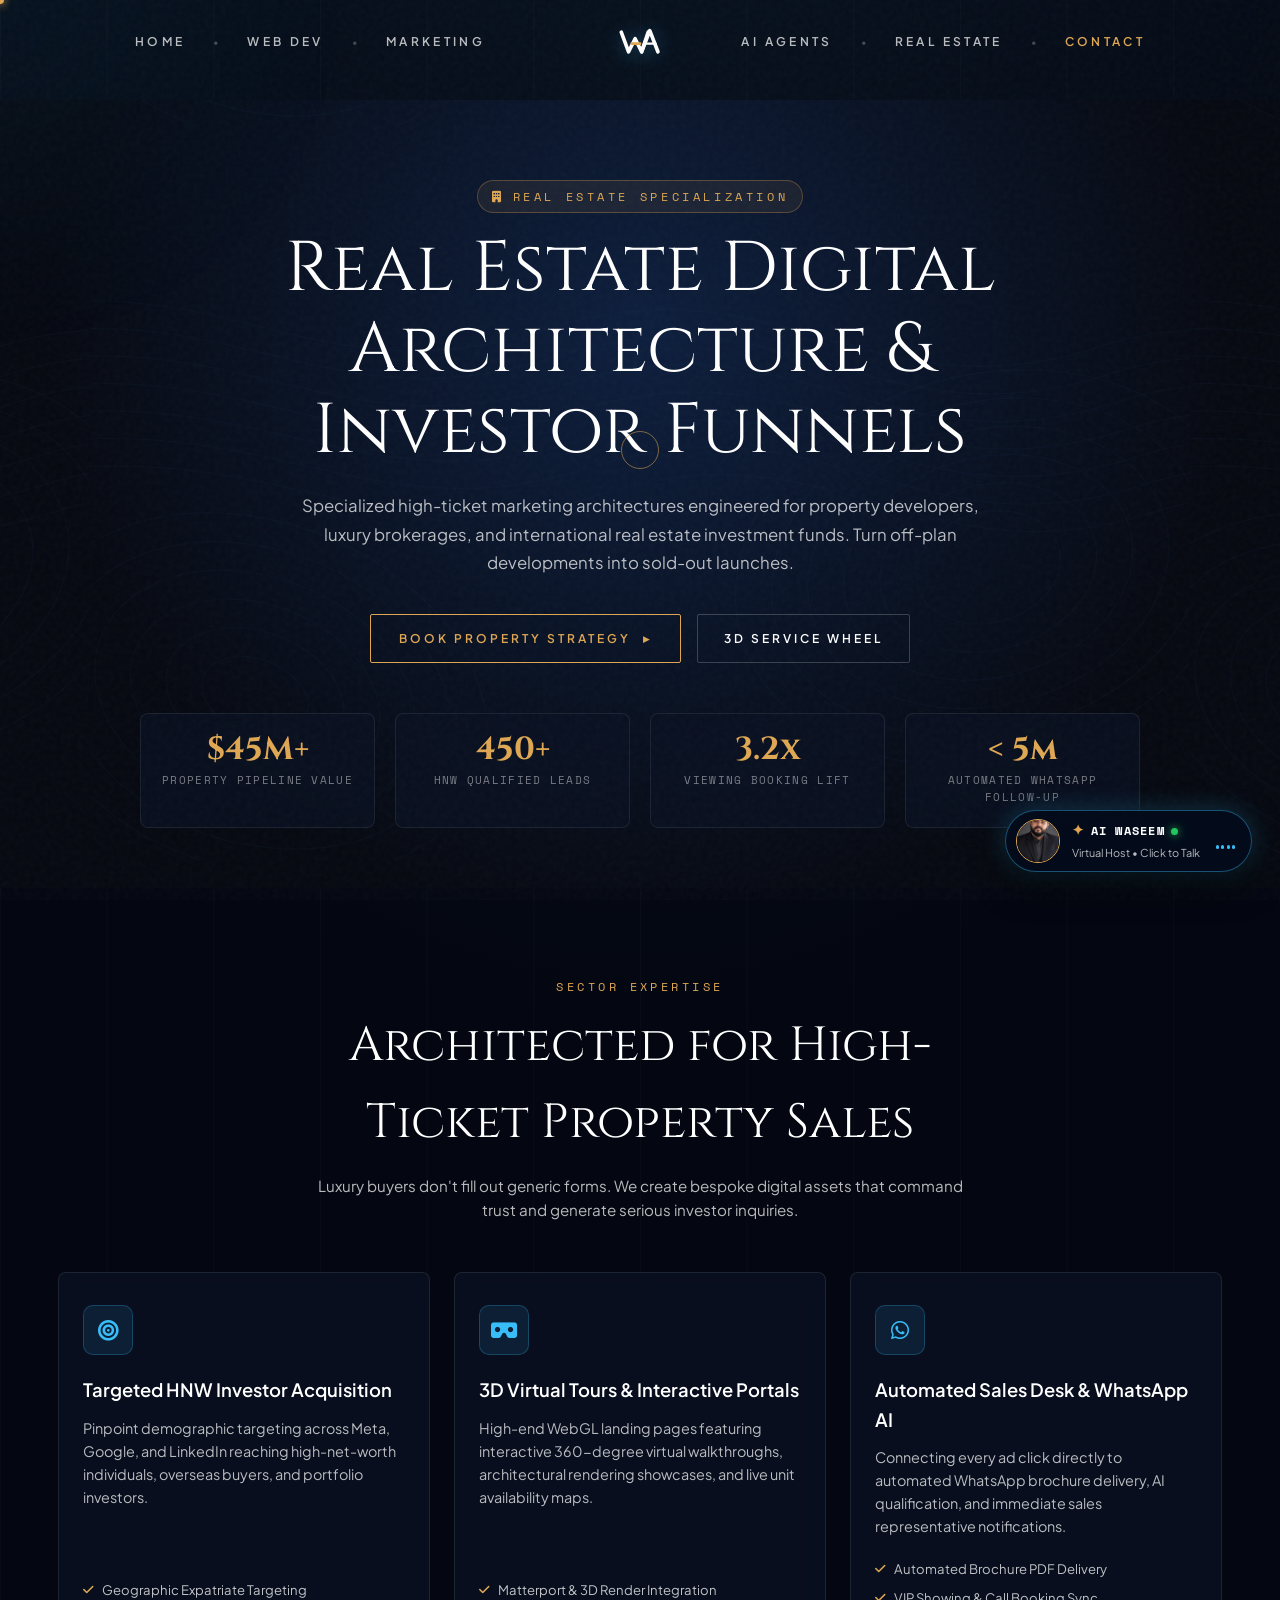
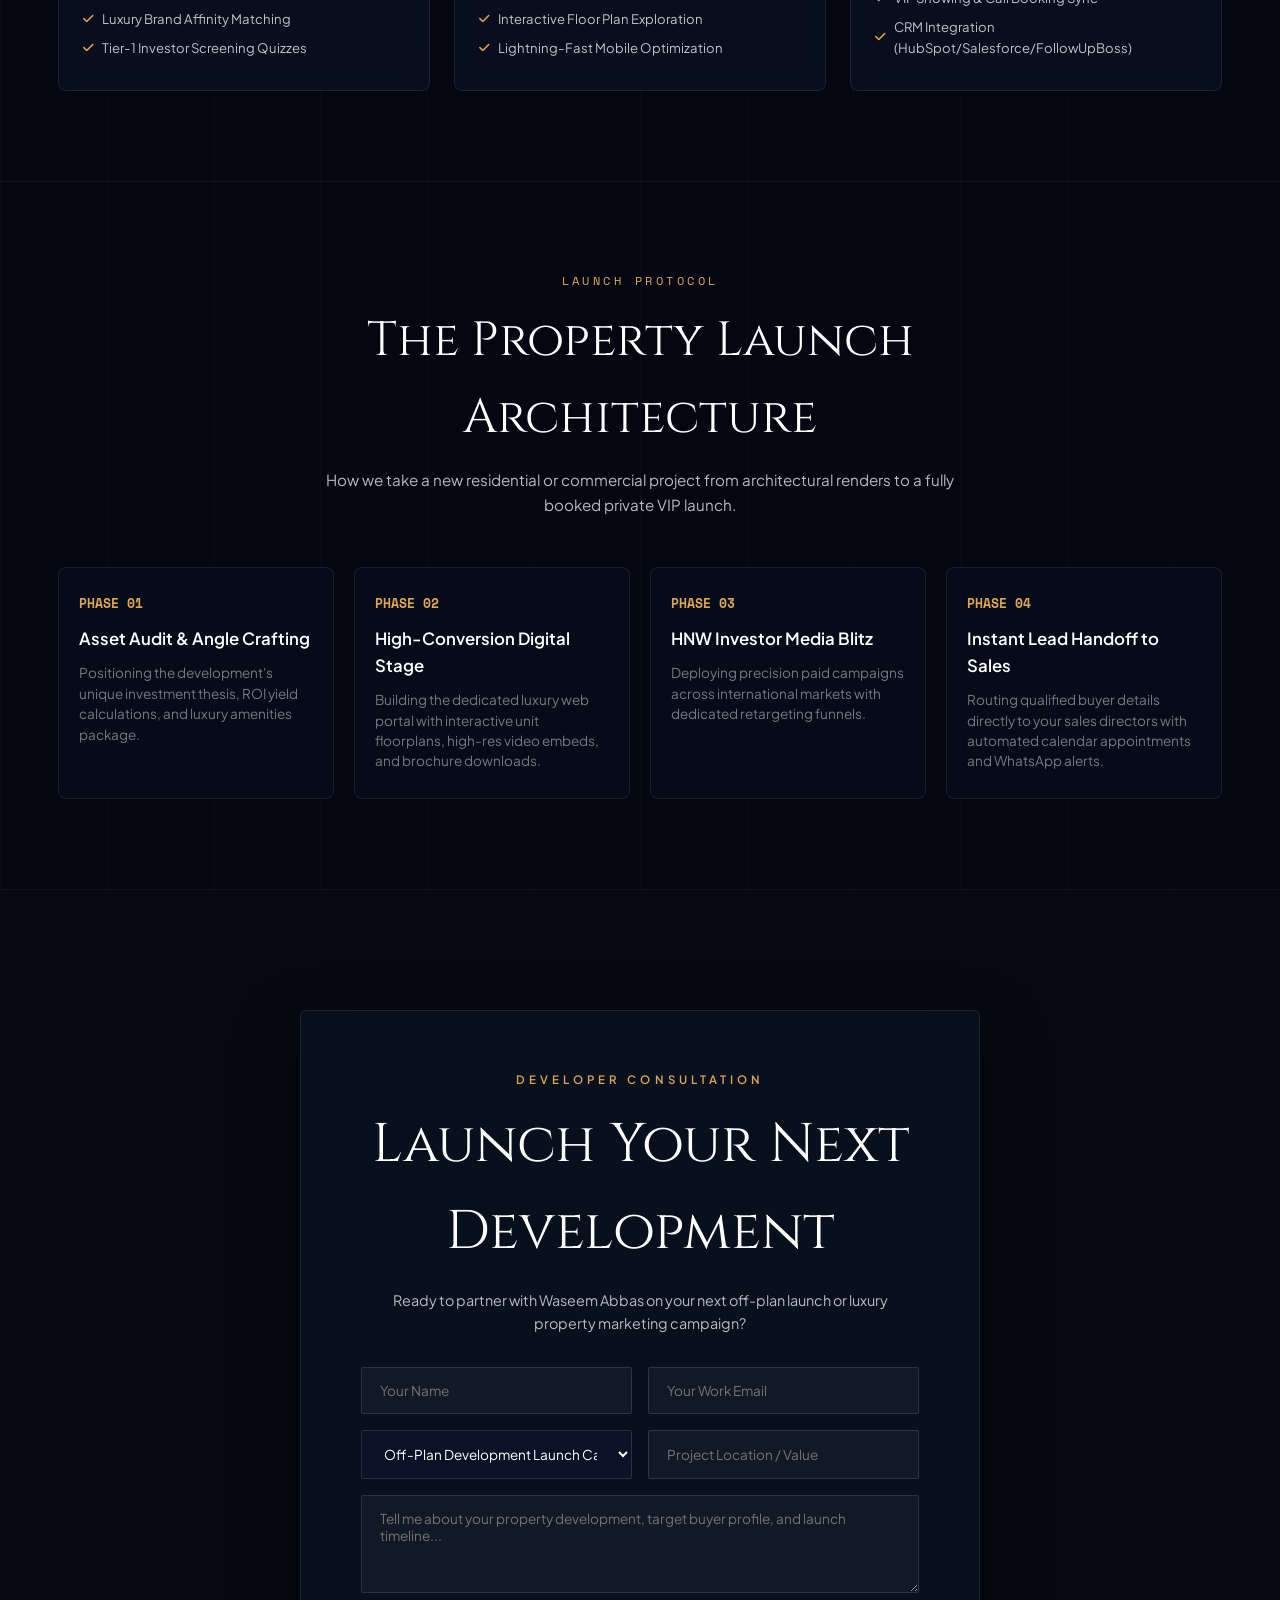
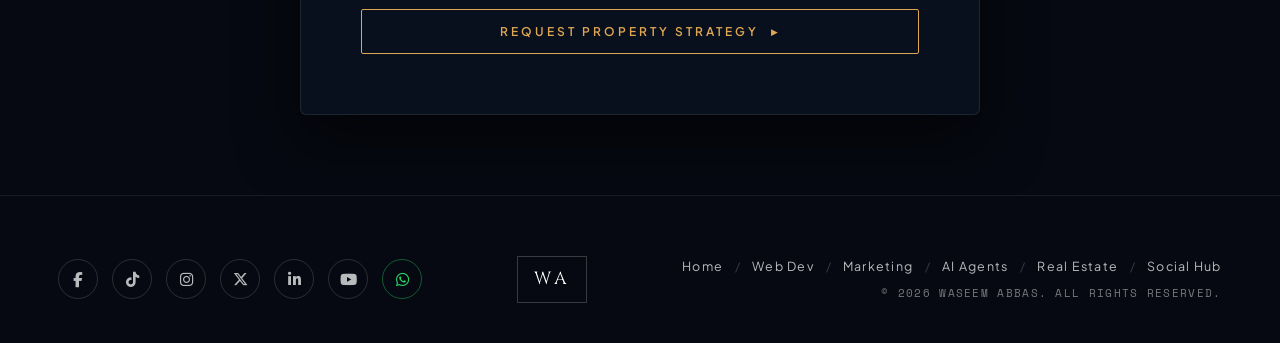
<file: real-estate.html>
<!DOCTYPE html>
<html lang="en">
<head>
  <meta charset="UTF-8">
  <meta name="viewport" content="width=device-width, initial-scale=1.0">
  <title>Real Estate Growth Funnels & Digital Architecture — Waseem Abbas</title>
  <meta name="description" content="High-ticket investor acquisition funnels, interactive 3D virtual property experiences, and automated sales desk CRM systems by Waseem Abbas (Abbas Consultants).">

  <!-- Google Fonts -->
  <link rel="preconnect" href="https://fonts.googleapis.com">
  <link rel="preconnect" href="https://fonts.gstatic.com" crossorigin>
  <link href="https://fonts.googleapis.com/css2?family=Cinzel:wght@400;600;700&family=Cormorant+Garamond:ital,wght@0,300;0,400;0,600;0,700;1,400&family=Plus+Jakarta+Sans:wght@300;400;500;600;700&family=Space+Mono:wght@400;700&display=swap" rel="stylesheet">

  <!-- Font Awesome -->
  <link rel="stylesheet" href="https://cdnjs.cloudflare.com/ajax/libs/font-awesome/6.5.1/css/all.min.css">

  <!-- Stylesheets -->
  <link rel="stylesheet" href="css/main.css">
  <link rel="stylesheet" href="css/animations.css">
</head>
<body class="subpage-body">

  <div class="custom-cursor" id="cursor"></div>
  <div class="custom-cursor-follower" id="cursorFollower"></div>
  <div class="film-grain"></div>
  <div class="ambient-glow" id="ambientGlow"></div>

  <!-- Header Navigation -->
  <header class="site-header scrolled" id="header">
    <div class="header-container">
      <nav class="nav-links left-nav">
        <a href="index.html" class="nav-item"><span class="nav-text">HOME</span></a>
        <span class="nav-dot-sep">•</span>
        <a href="web-development.html" class="nav-item"><span class="nav-text">WEB DEV</span></a>
        <span class="nav-dot-sep">•</span>
        <a href="digital-marketing.html" class="nav-item"><span class="nav-text">MARKETING</span></a>
      </nav>

      <a href="index.html" class="brand-monogram" aria-label="Waseem Abbas Home">
        <svg class="wa-monogram-svg" viewBox="0 0 54 44" fill="none" xmlns="http://www.w3.org/2000/svg">
          <path d="M4 10 L13 34 L21 18 L29 34 L37 10" stroke="currentColor" stroke-width="4.5" stroke-linecap="round" stroke-linejoin="round"/>
          <path d="M29 34 L39 8 L49 34" stroke="currentColor" stroke-width="4.5" stroke-linecap="round" stroke-linejoin="round"/>
          <path d="M33 24 H46" stroke="currentColor" stroke-width="3" stroke-linecap="round"/>
          <line x1="17" y1="24" x2="27" y2="24" stroke="var(--accent-gold)" stroke-width="3.5" stroke-linecap="round"/>
        </svg>
      </a>

      <nav class="nav-links right-nav">
        <a href="ai-automation.html" class="nav-item"><span class="nav-text">AI AGENTS</span></a>
        <span class="nav-dot-sep">•</span>
        <a href="real-estate.html" class="nav-item active"><span class="nav-text">REAL ESTATE</span></a>
        <span class="nav-dot-sep">•</span>
        <a href="#contact" class="nav-item"><span class="nav-text">CONTACT</span></a>
      </nav>
    </div>
  </header>

  <main class="subpage-main">
    
    <!-- Hero Banner -->
    <section class="subpage-hero">
      <div class="section-topo-bg"></div>
      <div class="container">
        <span class="subpage-badge"><i class="fa-solid fa-building"></i> REAL ESTATE SPECIALIZATION</span>
        <h1 class="subpage-title">Real Estate Digital Architecture &amp; Investor Funnels</h1>
        <p class="subpage-subtitle">
          Specialized high-ticket marketing architectures engineered for property developers, luxury brokerages, and international real estate investment funds. Turn off-plan developments into sold-out launches.
        </p>

        <div class="subpage-actions">
          <a href="#contact" class="gold-luxury-btn magnetic-btn">
            <span>BOOK PROPERTY STRATEGY</span>
            <span>▸</span>
          </a>
          <a href="index.html#orbit" class="ghost-luxury-btn">
            <span>3D SERVICE WHEEL</span>
          </a>
        </div>

        <!-- Key Real Estate Metrics -->
        <div class="subpage-metrics-grid">
          <div class="subpage-metric-card">
            <div class="subpage-metric-val">$45M+</div>
            <div class="subpage-metric-lbl">Property Pipeline Value</div>
          </div>
          <div class="subpage-metric-card">
            <div class="subpage-metric-val">450+</div>
            <div class="subpage-metric-lbl">HNW Qualified Leads</div>
          </div>
          <div class="subpage-metric-card">
            <div class="subpage-metric-val">3.2x</div>
            <div class="subpage-metric-lbl">Viewing Booking Lift</div>
          </div>
          <div class="subpage-metric-card">
            <div class="subpage-metric-val">&lt; 5m</div>
            <div class="subpage-metric-lbl">Automated WhatsApp Follow-up</div>
          </div>
        </div>
      </div>
    </section>

    <!-- Real Estate Pillars -->
    <section class="subpage-section">
      <div class="container">
        <div class="section-head-center">
          <span class="artist-sub-tag">SECTOR EXPERTISE</span>
          <h2 class="section-head-title">Architected for High-Ticket Property Sales</h2>
          <p class="section-head-desc">Luxury buyers don't fill out generic forms. We create bespoke digital assets that command trust and generate serious investor inquiries.</p>
        </div>

        <div class="subpage-grid-3">
          <article class="service-feat-card interactive-tilt">
            <div class="feat-icon-wrap"><i class="fa-solid fa-bullseye"></i></div>
            <h3 class="feat-title">Targeted HNW Investor Acquisition</h3>
            <p class="feat-desc">Pinpoint demographic targeting across Meta, Google, and LinkedIn reaching high-net-worth individuals, overseas buyers, and portfolio investors.</p>
            <ul class="feat-bullet-list">
              <li><i class="fa-solid fa-check"></i> Geographic Expatriate Targeting</li>
              <li><i class="fa-solid fa-check"></i> Luxury Brand Affinity Matching</li>
              <li><i class="fa-solid fa-check"></i> Tier-1 Investor Screening Quizzes</li>
            </ul>
          </article>

          <article class="service-feat-card interactive-tilt">
            <div class="feat-icon-wrap"><i class="fa-solid fa-vr-cardboard"></i></div>
            <h3 class="feat-title">3D Virtual Tours &amp; Interactive Portals</h3>
            <p class="feat-desc">High-end WebGL landing pages featuring interactive 360-degree virtual walkthroughs, architectural rendering showcases, and live unit availability maps.</p>
            <ul class="feat-bullet-list">
              <li><i class="fa-solid fa-check"></i> Matterport &amp; 3D Render Integration</li>
              <li><i class="fa-solid fa-check"></i> Interactive Floor Plan Exploration</li>
              <li><i class="fa-solid fa-check"></i> Lightning-Fast Mobile Optimization</li>
            </ul>
          </article>

          <article class="service-feat-card interactive-tilt">
            <div class="feat-icon-wrap"><i class="fa-brands fa-whatsapp"></i></div>
            <h3 class="feat-title">Automated Sales Desk &amp; WhatsApp AI</h3>
            <p class="feat-desc">Connecting every ad click directly to automated WhatsApp brochure delivery, AI qualification, and immediate sales representative notifications.</p>
            <ul class="feat-bullet-list">
              <li><i class="fa-solid fa-check"></i> Automated Brochure PDF Delivery</li>
              <li><i class="fa-solid fa-check"></i> VIP Showing &amp; Call Booking Sync</li>
              <li><i class="fa-solid fa-check"></i> CRM Integration (HubSpot/Salesforce/FollowUpBoss)</li>
            </ul>
          </article>
        </div>
      </div>
    </section>

    <!-- Development Launch Protocol -->
    <section class="subpage-section">
      <div class="container">
        <div class="section-head-center">
          <span class="artist-sub-tag">LAUNCH PROTOCOL</span>
          <h2 class="section-head-title">The Property Launch Architecture</h2>
          <p class="section-head-desc">How we take a new residential or commercial project from architectural renders to a fully booked private VIP launch.</p>
        </div>

        <div class="process-steps-track">
          <div class="process-step-item">
            <div class="step-num-pill">PHASE 01</div>
            <h4 class="step-heading">Asset Audit &amp; Angle Crafting</h4>
            <p class="step-desc">Positioning the development's unique investment thesis, ROI yield calculations, and luxury amenities package.</p>
          </div>

          <div class="process-step-item">
            <div class="step-num-pill">PHASE 02</div>
            <h4 class="step-heading">High-Conversion Digital Stage</h4>
            <p class="step-desc">Building the dedicated luxury web portal with interactive unit floorplans, high-res video embeds, and brochure downloads.</p>
          </div>

          <div class="process-step-item">
            <div class="step-num-pill">PHASE 03</div>
            <h4 class="step-heading">HNW Investor Media Blitz</h4>
            <p class="step-desc">Deploying precision paid campaigns across international markets with dedicated retargeting funnels.</p>
          </div>

          <div class="process-step-item">
            <div class="step-num-pill">PHASE 04</div>
            <h4 class="step-heading">Instant Lead Handoff to Sales</h4>
            <p class="step-desc">Routing qualified buyer details directly to your sales directors with automated calendar appointments and WhatsApp alerts.</p>
          </div>
        </div>
      </div>
    </section>

    <!-- Contact CTA Section -->
    <section class="contact-section" id="contact">
      <div class="container">
        <div class="contact-box-glass">
          <span class="contact-sup-tag">DEVELOPER CONSULTATION</span>
          <h2 class="contact-title">Launch Your Next Development</h2>
          <p class="contact-desc">Ready to partner with Waseem Abbas on your next off-plan launch or luxury property marketing campaign?</p>
          
          <form class="contact-form" onsubmit="event.preventDefault(); alert('Thank you! Waseem Abbas has received your real estate development brief.');">
            <div class="form-row">
              <input type="text" class="input-glass" placeholder="Your Name" required>
              <input type="email" class="input-glass" placeholder="Your Work Email" required>
            </div>
            <div class="form-row">
              <select class="input-glass" style="cursor: pointer; background: rgba(10, 20, 40, 0.95);">
                <option value="launch">Off-Plan Development Launch Campaign</option>
                <option value="luxury">Luxury Villa / Penthouse Single Asset Funnel</option>
                <option value="brokerage">Brokerage Lead Generation Retainer</option>
                <option value="3dportal">Interactive 3D Virtual Property Portal</option>
              </select>
              <input type="text" class="input-glass" placeholder="Project Location / Value">
            </div>
            <textarea class="input-glass textarea-glass" placeholder="Tell me about your property development, target buyer profile, and launch timeline..." rows="4" required></textarea>
            <button type="submit" class="gold-luxury-btn full-width magnetic-btn">
              <span>REQUEST PROPERTY STRATEGY</span>
              <span>▸</span>
            </button>
          </form>
        </div>
      </div>
    </section>

  </main>

  <!-- Footer -->
  <footer class="site-footer">
    <div class="container footer-container">
      <div class="footer-socials-col">
        <a href="https://www.facebook.com/share/1EqXm2Hz43/" target="_blank" rel="noopener noreferrer" class="social-circle-btn" title="Facebook"><i class="fa-brands fa-facebook-f"></i></a>
        <a href="https://www.tiktok.com/@waseem97199" target="_blank" rel="noopener noreferrer" class="social-circle-btn" title="TikTok"><i class="fa-brands fa-tiktok"></i></a>
        <a href="https://www.instagram.com/waseem79199?stkn=MWVtMmZhc3BjN3Vucg==" target="_blank" rel="noopener noreferrer" class="social-circle-btn" title="Instagram"><i class="fa-brands fa-instagram"></i></a>
        <a href="https://x.com/WaseemAbba34198" target="_blank" rel="noopener noreferrer" class="social-circle-btn" title="X (Twitter)"><i class="fa-brands fa-x-twitter"></i></a>
        <a href="https://www.linkedin.com/in/waseem-abbas-441496163?utm_source=share_via&utm_content=profile&utm_medium=member_android" target="_blank" rel="noopener noreferrer" class="social-circle-btn" title="LinkedIn"><i class="fa-brands fa-linkedin-in"></i></a>
        <a href="https://youtube.com/@wamedia79979?si=C6-sgoMhrPIsY8da" target="_blank" rel="noopener noreferrer" class="social-circle-btn" title="YouTube"><i class="fa-brands fa-youtube"></i></a>
        <a href="https://wa.me/923270831470" target="_blank" rel="noopener noreferrer" class="social-circle-btn" title="WhatsApp Direct" style="color: #25d366; border-color: rgba(37, 211, 102, 0.4);"><i class="fa-brands fa-whatsapp"></i></a>
      </div>
      <div class="footer-logo-col">
        <a href="index.html" class="footer-emblem-box"><span class="footer-emblem-text">WA</span></a>
      </div>
      <div class="footer-nav-col">
        <nav class="footer-links">
          <a href="index.html">Home</a>
          <span class="footer-sep">/</span>
          <a href="web-development.html">Web Dev</a>
          <span class="footer-sep">/</span>
          <a href="digital-marketing.html">Marketing</a>
          <span class="footer-sep">/</span>
          <a href="ai-automation.html">AI Agents</a>
          <span class="footer-sep">/</span>
          <a href="real-estate.html">Real Estate</a>
          <span class="footer-sep">/</span>
          <a href="connect.html">Social Hub</a>
        </nav>
        <p class="footer-copyright">&copy; 2026 WASEEM ABBAS. ALL RIGHTS RESERVED.</p>
      </div>
    </div>
  </footer>

  <script src="js/app.js"></script>
  <script src="ai-avatar.js"></script>
</body>
</html>
</file>
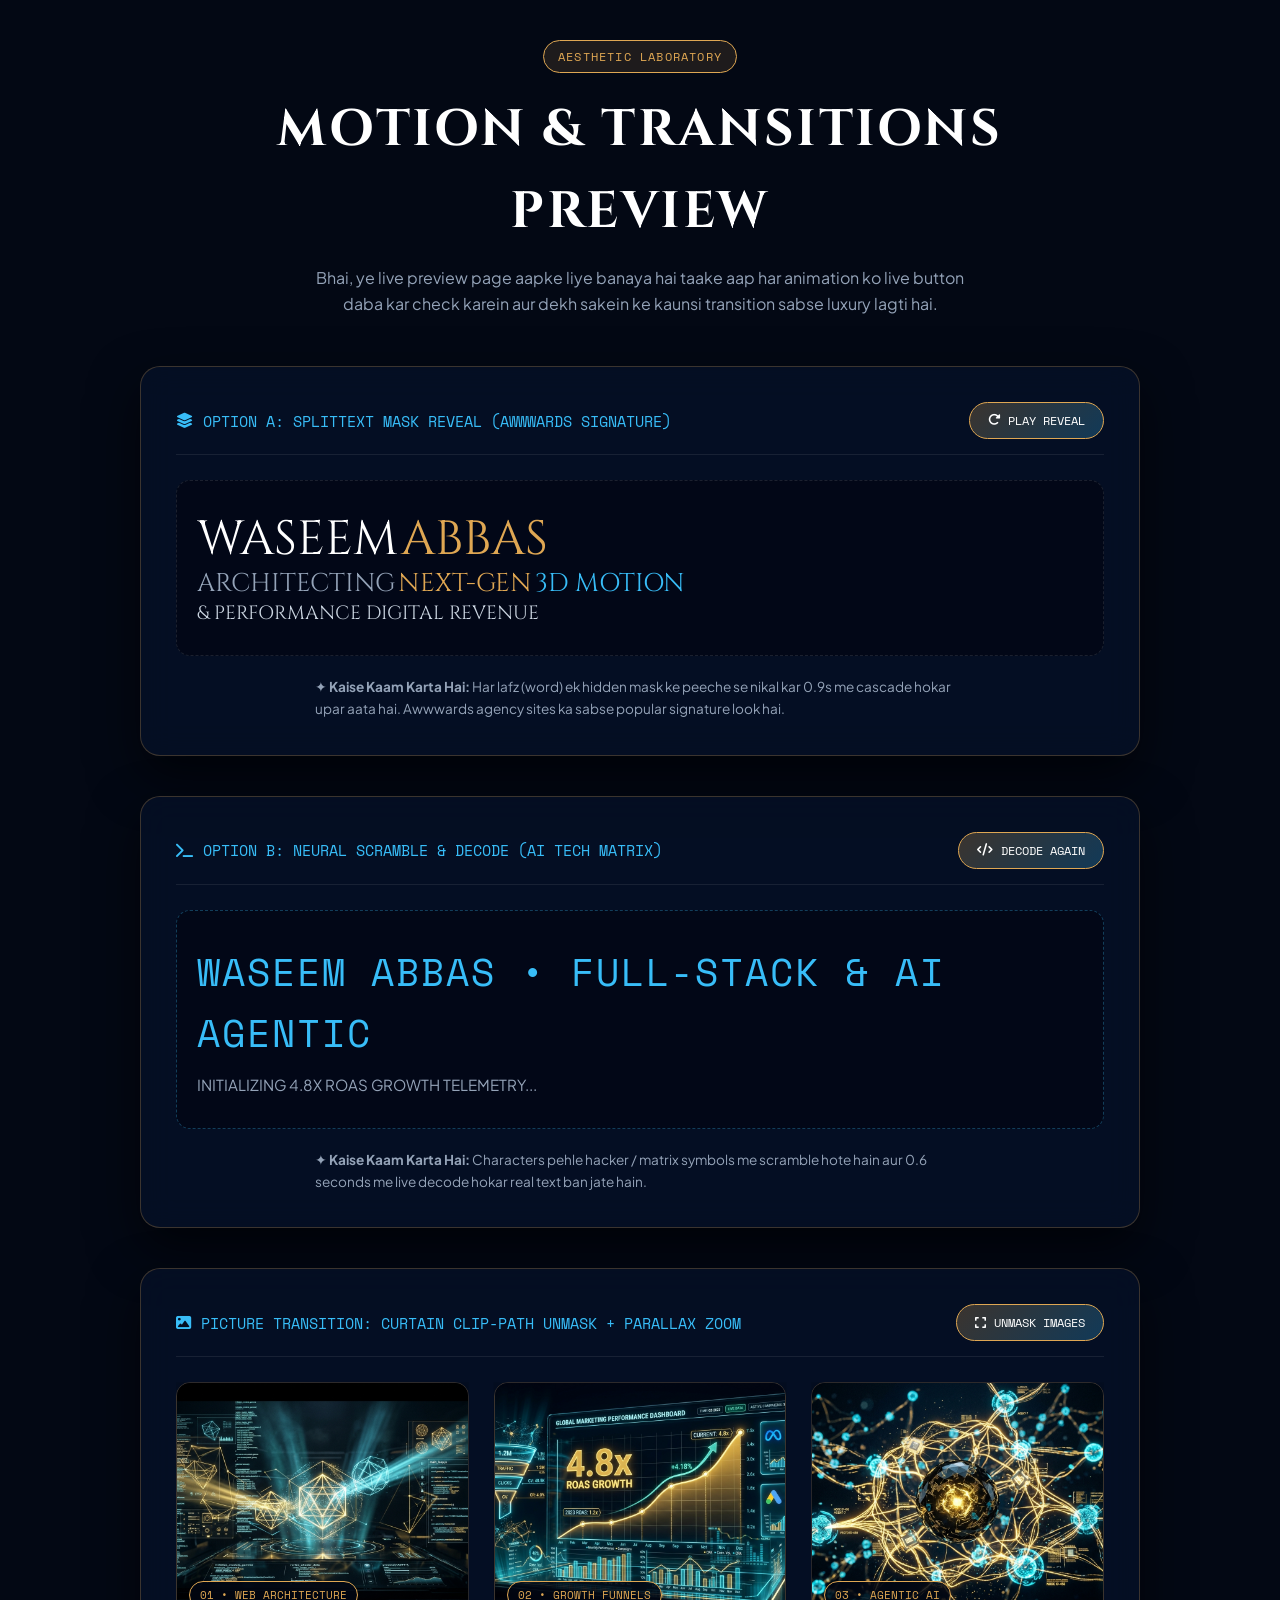
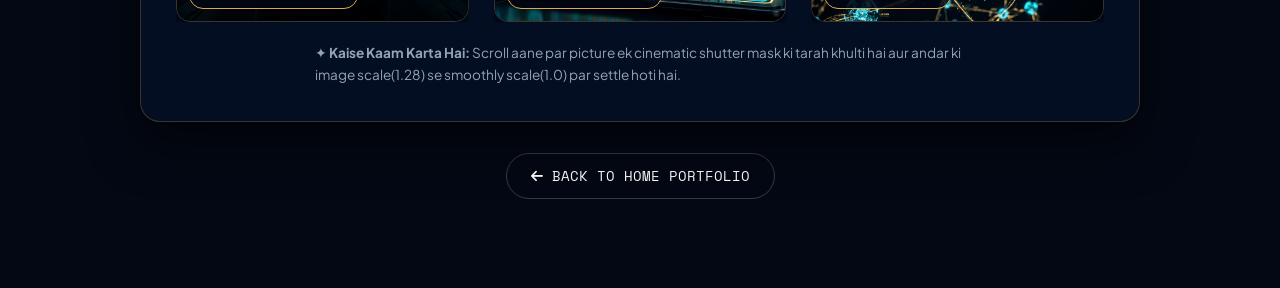
<file: transitions-preview.html>
<!DOCTYPE html>
<html lang="en">
<head>
  <meta charset="UTF-8">
  <meta name="viewport" content="width=device-width, initial-scale=1.0">
  <title>Waseem Abbas — Live Motion & Transitions Laboratory</title>
  <link rel="preconnect" href="https://fonts.googleapis.com">
  <link rel="preconnect" href="https://fonts.gstatic.com" crossorigin>
  <link href="https://fonts.googleapis.com/css2?family=Cinzel:wght@600;700&family=Plus+Jakarta+Sans:wght@400;600;700&family=Space+Mono:wght@700&display=swap" rel="stylesheet">
  <link rel="stylesheet" href="https://cdnjs.cloudflare.com/ajax/libs/font-awesome/6.5.1/css/all.min.css">
  <style>
    :root {
      --bg: #030814;
      --card-bg: rgba(7, 18, 42, 0.7);
      --border: rgba(223, 167, 83, 0.25);
      --accent-gold: #dfa753;
      --accent-cyan: #38bdf8;
      --text: #f8fafc;
      --text-muted: #94a3b8;
    }

    * {
      box-sizing: border-box;
      margin: 0;
      padding: 0;
    }

    body {
      background: var(--bg);
      color: var(--text);
      font-family: 'Plus Jakarta Sans', sans-serif;
      padding: 40px 20px 100px;
      overflow-x: hidden;
      line-height: 1.6;
    }

    .container {
      max-width: 1000px;
      margin: 0 auto;
    }

    header {
      text-align: center;
      margin-bottom: 50px;
    }

    .badge {
      display: inline-block;
      padding: 6px 14px;
      background: rgba(223, 167, 83, 0.12);
      border: 1px solid var(--accent-gold);
      border-radius: 30px;
      font-family: 'Space Mono', monospace;
      font-size: 0.75rem;
      color: var(--accent-gold);
      margin-bottom: 16px;
      letter-spacing: 0.1em;
    }

    h1 {
      font-family: 'Cinzel', serif;
      font-size: clamp(2rem, 5vw, 3.2rem);
      color: #fff;
      margin-bottom: 12px;
      letter-spacing: 0.05em;
    }

    .subtitle {
      color: var(--text-muted);
      font-size: 1rem;
      max-width: 650px;
      margin: 0 auto;
    }

    .demo-grid {
      display: flex;
      flex-direction: column;
      gap: 40px;
    }

    .demo-card {
      background: var(--card-bg);
      border: 1px solid var(--border);
      border-radius: 20px;
      padding: 35px;
      box-shadow: 0 20px 50px rgba(0, 0, 0, 0.6);
      backdrop-filter: blur(16px);
      position: relative;
    }

    .card-header {
      display: flex;
      justify-content: space-between;
      align-items: center;
      margin-bottom: 25px;
      border-bottom: 1px solid rgba(255, 255, 255, 0.08);
      padding-bottom: 15px;
    }

    .card-title {
      font-family: 'Space Mono', monospace;
      font-size: 0.95rem;
      color: var(--accent-cyan);
      display: flex;
      align-items: center;
      gap: 10px;
    }

    .btn-replay {
      background: linear-gradient(135deg, rgba(223, 167, 83, 0.25), rgba(56, 189, 248, 0.25));
      border: 1px solid var(--accent-gold);
      color: #fff;
      font-family: 'Space Mono', monospace;
      font-size: 0.78rem;
      padding: 8px 18px;
      border-radius: 30px;
      cursor: pointer;
      display: flex;
      align-items: center;
      gap: 8px;
      transition: all 0.25s ease;
    }

    .btn-replay:hover {
      background: var(--accent-gold);
      color: #000;
      transform: scale(1.05);
      box-shadow: 0 0 20px rgba(223, 167, 83, 0.5);
    }

    /* ===================================================
       1. SPLITTEXT MASK REVEAL (OPTION A)
       =================================================== */
    .mask-reveal-stage {
      padding: 30px 20px;
      background: rgba(2, 6, 18, 0.6);
      border-radius: 14px;
      border: 1px dashed rgba(255, 255, 255, 0.1);
      margin-bottom: 20px;
    }

    .mask-line-wrapper {
      overflow: hidden;
      display: block;
      padding-bottom: 4px;
      margin-bottom: -4px;
    }

    .mask-word {
      display: inline-block;
      font-family: 'Cinzel', serif;
      font-size: clamp(1.8rem, 4vw, 3rem);
      line-height: 1.2;
      color: #fff;
      transform: translateY(115%);
      opacity: 0;
      transition: transform 0.9s cubic-bezier(0.16, 1, 0.3, 1), opacity 0.9s ease;
    }

    .mask-word.revealed {
      transform: translateY(0%);
      opacity: 1;
    }

    .gold-word {
      color: var(--accent-gold);
    }

    /* ===================================================
       2. CHARACTER SCRAMBLE / NEURAL DECODE (OPTION B)
       =================================================== */
    .scramble-stage {
      padding: 30px 20px;
      background: rgba(2, 6, 18, 0.6);
      border-radius: 14px;
      border: 1px dashed rgba(56, 189, 248, 0.3);
      margin-bottom: 20px;
    }

    .scramble-heading {
      font-family: 'Space Mono', monospace;
      font-size: clamp(1.4rem, 3.5vw, 2.4rem);
      color: var(--accent-cyan);
      letter-spacing: 0.05em;
      min-height: 1.4em;
    }

    .scramble-desc {
      color: var(--text-muted);
      font-size: 0.95rem;
      margin-top: 10px;
    }

    /* ===================================================
       3. PICTURE CURTAIN CLIP-PATH UNMASK
       =================================================== */
    .curtain-stage {
      display: grid;
      grid-template-columns: repeat(auto-fit, minmax(280px, 1fr));
      gap: 25px;
      margin-bottom: 20px;
    }

    .curtain-frame {
      position: relative;
      height: 240px;
      border-radius: 14px;
      overflow: hidden;
      clip-path: polygon(0 100%, 100% 100%, 100% 100%, 0 100%);
      transition: clip-path 1.2s cubic-bezier(0.16, 1, 0.3, 1);
      box-shadow: 0 15px 35px rgba(0, 0, 0, 0.8);
      border: 1px solid var(--border);
    }

    .curtain-frame.unmasked {
      clip-path: polygon(0 0, 100% 0, 100% 100%, 0 100%);
    }

    .curtain-img {
      width: 100%;
      height: 100%;
      object-fit: cover;
      transform: scale(1.28);
      transition: transform 1.3s cubic-bezier(0.16, 1, 0.3, 1);
    }

    .curtain-frame.unmasked .curtain-img {
      transform: scale(1.0);
    }

    .curtain-overlay-tag {
      position: absolute;
      bottom: 12px;
      left: 12px;
      background: rgba(2, 6, 18, 0.85);
      padding: 4px 10px;
      border-radius: 20px;
      border: 1px solid var(--accent-gold);
      font-family: 'Space Mono', monospace;
      font-size: 0.7rem;
      color: var(--accent-gold);
    }

    /* Navigation back */
    .nav-bar {
      margin-top: 40px;
      text-align: center;
    }

    .back-btn {
      color: #fff;
      text-decoration: none;
      font-family: 'Space Mono', monospace;
      font-size: 0.85rem;
      padding: 12px 24px;
      border: 1px solid rgba(255, 255, 255, 0.2);
      border-radius: 30px;
      transition: all 0.2s;
    }

    .back-btn:hover {
      background: rgba(255, 255, 255, 0.1);
      border-color: #fff;
    }
  </style>
</head>
<body>

  <div class="container">
    <header>
      <span class="badge">AESTHETIC LABORATORY</span>
      <h1>MOTION &amp; TRANSITIONS PREVIEW</h1>
      <p class="subtitle">
        Bhai, ye live preview page aapke liye banaya hai taake aap har animation ko live button daba kar check karein aur dekh sakein ke kaunsi transition sabse luxury lagti hai.
      </p>
    </header>

    <div class="demo-grid">

      <!-- DEMO 1: SPLITTEXT MASK REVEAL (OPTION A) -->
      <section class="demo-card">
        <div class="card-header">
          <div class="card-title">
            <i class="fa-solid fa-layer-group"></i> OPTION A: SPLITTEXT MASK REVEAL (AWWWARDS SIGNATURE)
          </div>
          <button class="btn-replay" id="btnReplayMask">
            <i class="fa-solid fa-rotate-right"></i> PLAY REVEAL
          </button>
        </div>

        <div class="mask-reveal-stage" id="maskStage">
          <div class="mask-line-wrapper">
            <span class="mask-word">WASEEM</span>
            <span class="mask-word gold-word">ABBAS</span>
          </div>
          <div class="mask-line-wrapper">
            <span class="mask-word" style="font-size: 1.6rem; color: #94a3b8;">ARCHITECTING</span>
            <span class="mask-word gold-word" style="font-size: 1.6rem;">NEXT-GEN</span>
            <span class="mask-word" style="font-size: 1.6rem; color: #38bdf8;">3D MOTION</span>
          </div>
          <div class="mask-line-wrapper">
            <span class="mask-word" style="font-size: 1.2rem; color: #cbd5e1;">&amp; PERFORMANCE DIGITAL REVENUE</span>
          </div>
        </div>

        <p class="subtitle" style="font-size: 0.85rem; text-align: left;">
          ✦ <strong>Kaise Kaam Karta Hai:</strong> Har lafz (word) ek hidden mask ke peeche se nikal kar 0.9s me cascade hokar upar aata hai. Awwwards agency sites ka sabse popular signature look hai.
        </p>
      </section>

      <!-- DEMO 2: CHARACTER SCRAMBLE / NEURAL DECODE (OPTION B) -->
      <section class="demo-card">
        <div class="card-header">
          <div class="card-title">
            <i class="fa-solid fa-terminal"></i> OPTION B: NEURAL SCRAMBLE &amp; DECODE (AI TECH MATRIX)
          </div>
          <button class="btn-replay" id="btnReplayScramble">
            <i class="fa-solid fa-code"></i> DECODE AGAIN
          </button>
        </div>

        <div class="scramble-stage">
          <div class="scramble-heading" id="scrambleHeading">WASEEM ABBAS • FULL-STACK &amp; AI AGENTIC</div>
          <div class="scramble-desc" id="scrambleSubtitle">INITIALIZING 4.8X ROAS GROWTH TELEMETRY...</div>
        </div>

        <p class="subtitle" style="font-size: 0.85rem; text-align: left;">
          ✦ <strong>Kaise Kaam Karta Hai:</strong> Characters pehle hacker / matrix symbols me scramble hote hain aur 0.6 seconds me live decode hokar real text ban jate hain.
        </p>
      </section>

      <!-- DEMO 3: PICTURE CURTAIN CLIP-PATH UNMASK -->
      <section class="demo-card">
        <div class="card-header">
          <div class="card-title">
            <i class="fa-solid fa-image"></i> PICTURE TRANSITION: CURTAIN CLIP-PATH UNMASK + PARALLAX ZOOM
          </div>
          <button class="btn-replay" id="btnReplayCurtain">
            <i class="fa-solid fa-expand"></i> UNMASK IMAGES
          </button>
        </div>

        <div class="curtain-stage">
          <div class="curtain-frame" id="frame1">
            <img src="assets/generated/web_dev_art.jpg" alt="Web Dev" class="curtain-img">
            <span class="curtain-overlay-tag">01 • WEB ARCHITECTURE</span>
          </div>
          <div class="curtain-frame" id="frame2">
            <img src="assets/generated/marketing_art.jpg" alt="Marketing" class="curtain-img">
            <span class="curtain-overlay-tag">02 • GROWTH FUNNELS</span>
          </div>
          <div class="curtain-frame" id="frame3">
            <img src="assets/generated/ai_automation_art.jpg" alt="AI Agents" class="curtain-img">
            <span class="curtain-overlay-tag">03 • AGENTIC AI</span>
          </div>
        </div>

        <p class="subtitle" style="font-size: 0.85rem; text-align: left;">
          ✦ <strong>Kaise Kaam Karta Hai:</strong> Scroll aane par picture ek cinematic shutter mask ki tarah khulti hai aur andar ki image scale(1.28) se smoothly scale(1.0) par settle hoti hai.
        </p>
      </section>

    </div>

    <div class="nav-bar">
      <a href="index.html" class="back-btn"><i class="fa-solid fa-arrow-left"></i> BACK TO HOME PORTFOLIO</a>
    </div>
  </div>

  <script>
    // 1. SplitText Mask Reveal Logic
    const maskWords = document.querySelectorAll('.mask-word');
    function triggerMaskReveal() {
      maskWords.forEach(w => w.classList.remove('revealed'));
      setTimeout(() => {
        maskWords.forEach((word, idx) => {
          setTimeout(() => {
            word.classList.add('revealed');
          }, idx * 75);
        });
      }, 100);
    }

    document.getElementById('btnReplayMask').addEventListener('click', triggerMaskReveal);
    triggerMaskReveal();

    // 2. Character Scramble Logic (Pure JS matrix solver)
    const chars = '!<>-_\\/[]{}—=+*^?#________010101';
    function scrambleText(element, finalText, duration = 1200) {
      const length = finalText.length;
      let frame = 0;
      const totalFrames = duration / 30;

      const timer = setInterval(() => {
        let output = '';
        for (let i = 0; i < length; i++) {
          if (finalText[i] === ' ') {
            output += ' ';
            continue;
          }
          if (frame / totalFrames > i / length) {
            output += finalText[i];
          } else {
            output += chars[Math.floor(Math.random() * chars.length)];
          }
        }
        element.textContent = output;
        frame++;
        if (frame > totalFrames) {
          clearInterval(timer);
          element.textContent = finalText;
        }
      }, 30);
    }

    const scrambleHeading = document.getElementById('scrambleHeading');
    const scrambleSub = document.getElementById('scrambleSubtitle');

    function triggerScramble() {
      scrambleText(scrambleHeading, 'WASEEM ABBAS • FULL-STACK & AI AGENTIC', 1000);
      setTimeout(() => {
        scrambleText(scrambleSub, 'INITIALIZING 4.8X ROAS GROWTH TELEMETRY...', 800);
      }, 300);
    }

    document.getElementById('btnReplayScramble').addEventListener('click', triggerScramble);
    triggerScramble();

    // 3. Picture Curtain Unmask Logic
    const frames = [document.getElementById('frame1'), document.getElementById('frame2'), document.getElementById('frame3')];
    function triggerCurtainUnmask() {
      frames.forEach(f => f.classList.remove('unmasked'));
      setTimeout(() => {
        frames.forEach((f, idx) => {
          setTimeout(() => {
            f.classList.add('unmasked');
          }, idx * 180);
        });
      }, 150);
    }

    document.getElementById('btnReplayCurtain').addEventListener('click', triggerCurtainUnmask);
    triggerCurtainUnmask();
  </script>
</body>
</html>
</file>
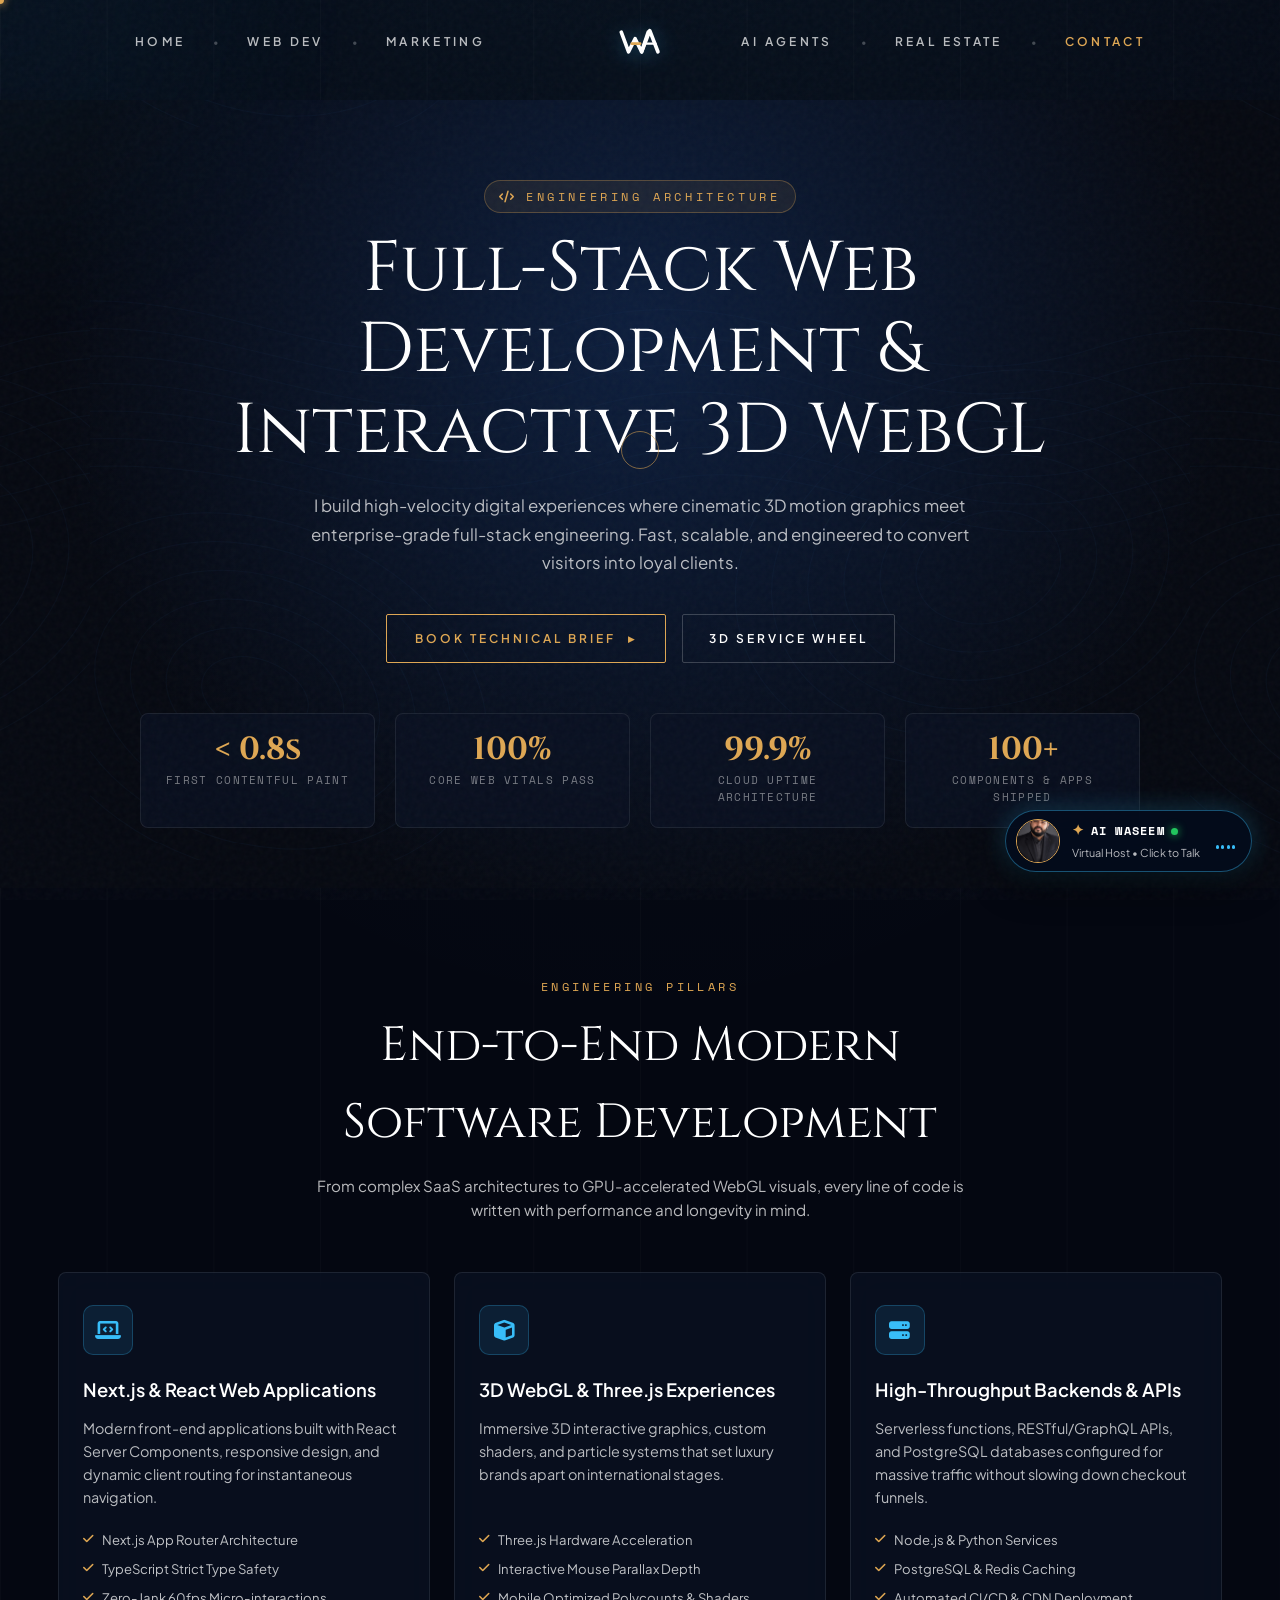
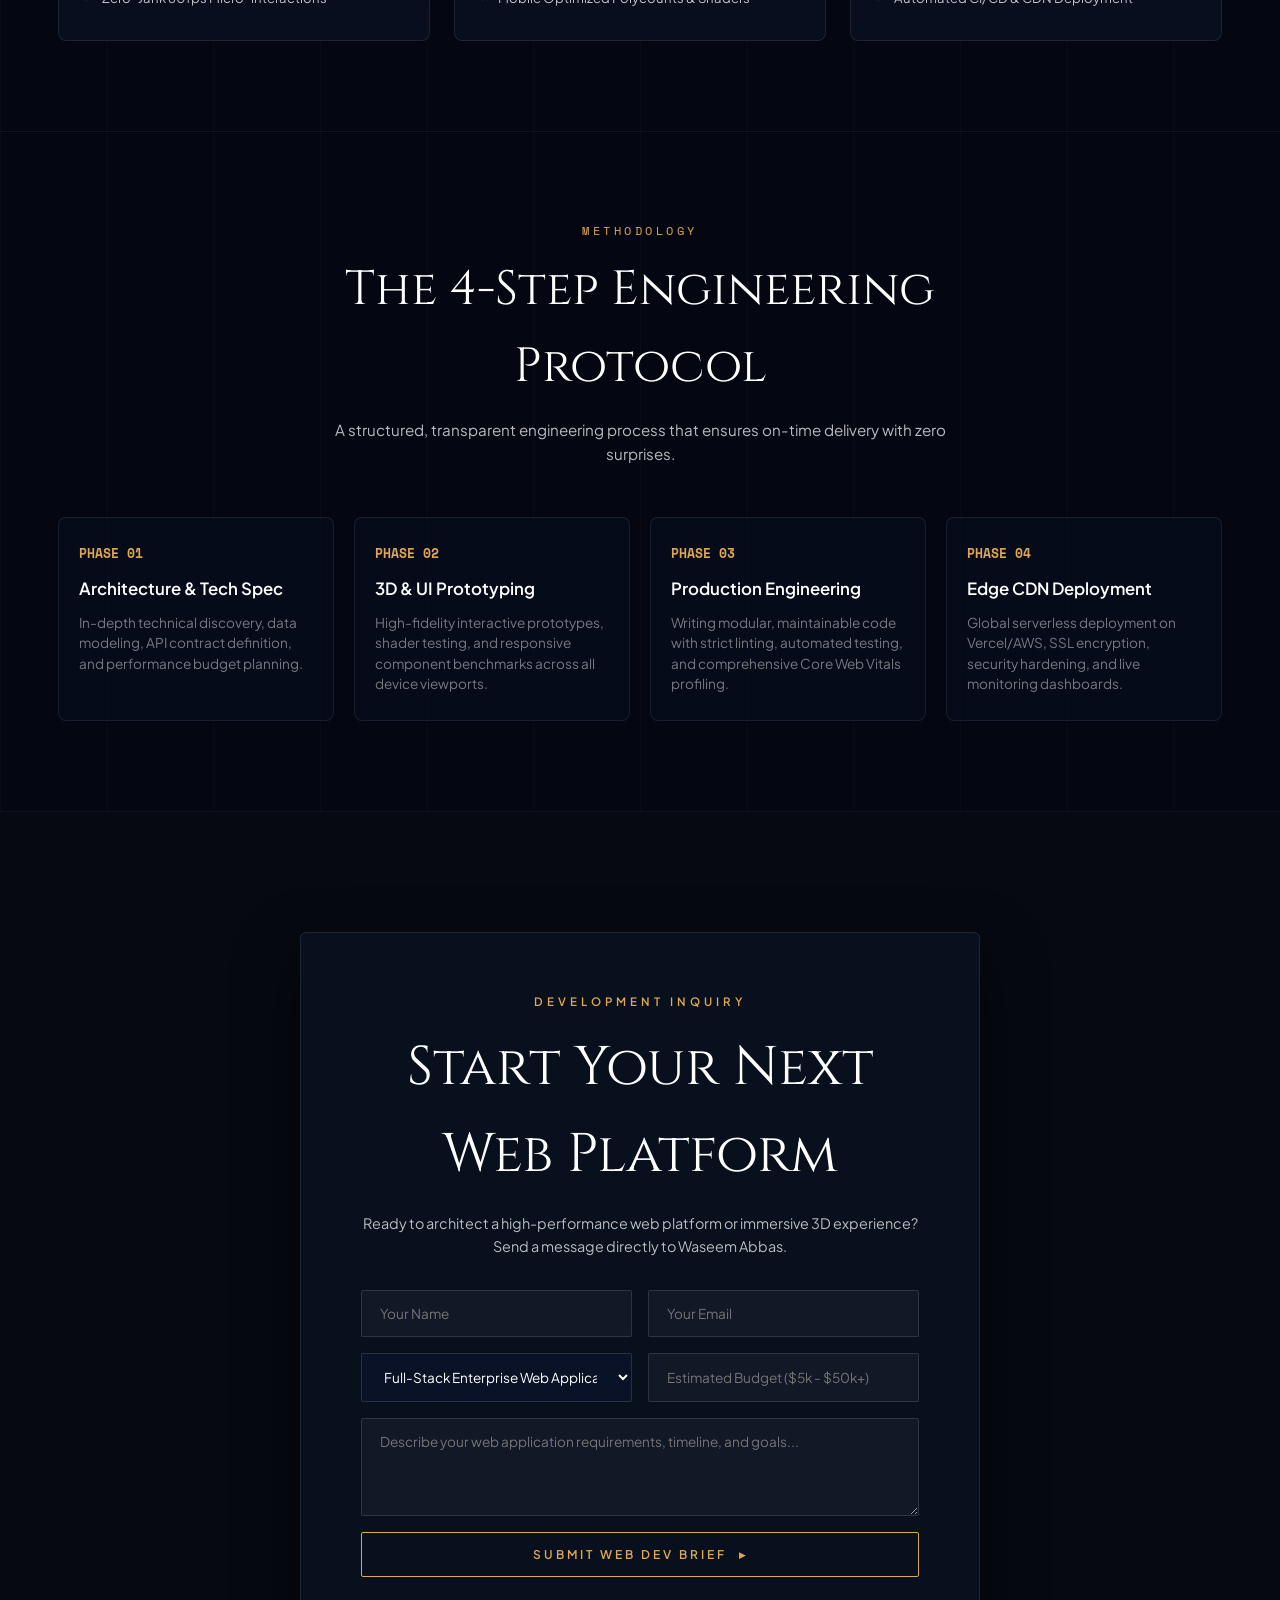
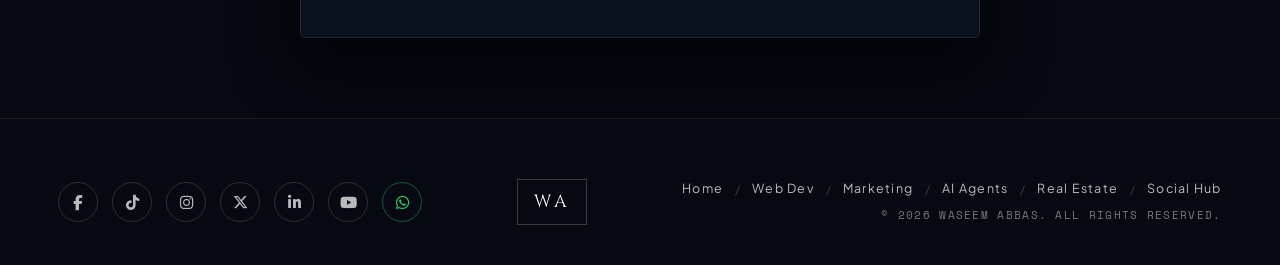
<file: web-development.html>
<!DOCTYPE html>
<html lang="en">
<head>
  <meta charset="UTF-8">
  <meta name="viewport" content="width=device-width, initial-scale=1.0">
  <title>Full-Stack Web & 3D WebGL Development — Waseem Abbas</title>
  <meta name="description" content="High-velocity full-stack engineering and interactive 3D WebGL development by Waseem Abbas (Watech). React, Next.js, Three.js, Node.js, and cloud architecture.">

  <!-- Google Fonts -->
  <link rel="preconnect" href="https://fonts.googleapis.com">
  <link rel="preconnect" href="https://fonts.gstatic.com" crossorigin>
  <link href="https://fonts.googleapis.com/css2?family=Cinzel:wght@400;600;700&family=Cormorant+Garamond:ital,wght@0,300;0,400;0,600;0,700;1,400&family=Plus+Jakarta+Sans:wght@300;400;500;600;700&family=Space+Mono:wght@400;700&display=swap" rel="stylesheet">

  <!-- Font Awesome -->
  <link rel="stylesheet" href="https://cdnjs.cloudflare.com/ajax/libs/font-awesome/6.5.1/css/all.min.css">

  <!-- Stylesheets -->
  <link rel="stylesheet" href="css/main.css">
  <link rel="stylesheet" href="css/animations.css">
</head>
<body class="subpage-body">

  <div class="custom-cursor" id="cursor"></div>
  <div class="custom-cursor-follower" id="cursorFollower"></div>
  <div class="film-grain"></div>
  <div class="ambient-glow" id="ambientGlow"></div>

  <!-- Header Navigation -->
  <header class="site-header scrolled" id="header">
    <div class="header-container">
      <nav class="nav-links left-nav">
        <a href="index.html" class="nav-item"><span class="nav-text">HOME</span></a>
        <span class="nav-dot-sep">•</span>
        <a href="web-development.html" class="nav-item active"><span class="nav-text">WEB DEV</span></a>
        <span class="nav-dot-sep">•</span>
        <a href="digital-marketing.html" class="nav-item"><span class="nav-text">MARKETING</span></a>
      </nav>

      <a href="index.html" class="brand-monogram" aria-label="Waseem Abbas Home">
        <svg class="wa-monogram-svg" viewBox="0 0 54 44" fill="none" xmlns="http://www.w3.org/2000/svg">
          <path d="M4 10 L13 34 L21 18 L29 34 L37 10" stroke="currentColor" stroke-width="4.5" stroke-linecap="round" stroke-linejoin="round"/>
          <path d="M29 34 L39 8 L49 34" stroke="currentColor" stroke-width="4.5" stroke-linecap="round" stroke-linejoin="round"/>
          <path d="M33 24 H46" stroke="currentColor" stroke-width="3" stroke-linecap="round"/>
          <line x1="17" y1="24" x2="27" y2="24" stroke="var(--accent-gold)" stroke-width="3.5" stroke-linecap="round"/>
        </svg>
      </a>

      <nav class="nav-links right-nav">
        <a href="ai-automation.html" class="nav-item"><span class="nav-text">AI AGENTS</span></a>
        <span class="nav-dot-sep">•</span>
        <a href="real-estate.html" class="nav-item"><span class="nav-text">REAL ESTATE</span></a>
        <span class="nav-dot-sep">•</span>
        <a href="#contact" class="nav-item"><span class="nav-text">CONTACT</span></a>
      </nav>
    </div>
  </header>

  <main class="subpage-main">
    
    <!-- Hero Banner -->
    <section class="subpage-hero">
      <div class="section-topo-bg"></div>
      <div class="container">
        <span class="subpage-badge"><i class="fa-solid fa-code"></i> ENGINEERING ARCHITECTURE</span>
        <h1 class="subpage-title">Full-Stack Web Development &amp; Interactive 3D WebGL</h1>
        <p class="subpage-subtitle">
          I build high-velocity digital experiences where cinematic 3D motion graphics meet enterprise-grade full-stack engineering. Fast, scalable, and engineered to convert visitors into loyal clients.
        </p>

        <div class="subpage-actions">
          <a href="#contact" class="gold-luxury-btn magnetic-btn">
            <span>BOOK TECHNICAL BRIEF</span>
            <span>▸</span>
          </a>
          <a href="index.html#orbit" class="ghost-luxury-btn">
            <span>3D SERVICE WHEEL</span>
          </a>
        </div>

        <!-- Key Engineering Metrics -->
        <div class="subpage-metrics-grid">
          <div class="subpage-metric-card">
            <div class="subpage-metric-val">&lt; 0.8s</div>
            <div class="subpage-metric-lbl">First Contentful Paint</div>
          </div>
          <div class="subpage-metric-card">
            <div class="subpage-metric-val">100%</div>
            <div class="subpage-metric-lbl">Core Web Vitals Pass</div>
          </div>
          <div class="subpage-metric-card">
            <div class="subpage-metric-val">99.9%</div>
            <div class="subpage-metric-lbl">Cloud Uptime Architecture</div>
          </div>
          <div class="subpage-metric-card">
            <div class="subpage-metric-val">100+</div>
            <div class="subpage-metric-lbl">Components &amp; Apps Shipped</div>
          </div>
        </div>
      </div>
    </section>

    <!-- Core Capabilities Grid -->
    <section class="subpage-section">
      <div class="container">
        <div class="section-head-center">
          <span class="artist-sub-tag">ENGINEERING PILLARS</span>
          <h2 class="section-head-title">End-to-End Modern Software Development</h2>
          <p class="section-head-desc">From complex SaaS architectures to GPU-accelerated WebGL visuals, every line of code is written with performance and longevity in mind.</p>
        </div>

        <div class="subpage-grid-3">
          <article class="service-feat-card interactive-tilt">
            <div class="feat-icon-wrap"><i class="fa-solid fa-laptop-code"></i></div>
            <h3 class="feat-title">Next.js &amp; React Web Applications</h3>
            <p class="feat-desc">Modern front-end applications built with React Server Components, responsive design, and dynamic client routing for instantaneous navigation.</p>
            <ul class="feat-bullet-list">
              <li><i class="fa-solid fa-check"></i> Next.js App Router Architecture</li>
              <li><i class="fa-solid fa-check"></i> TypeScript Strict Type Safety</li>
              <li><i class="fa-solid fa-check"></i> Zero-Jank 60fps Micro-interactions</li>
            </ul>
          </article>

          <article class="service-feat-card interactive-tilt">
            <div class="feat-icon-wrap"><i class="fa-solid fa-cube"></i></div>
            <h3 class="feat-title">3D WebGL &amp; Three.js Experiences</h3>
            <p class="feat-desc">Immersive 3D interactive graphics, custom shaders, and particle systems that set luxury brands apart on international stages.</p>
            <ul class="feat-bullet-list">
              <li><i class="fa-solid fa-check"></i> Three.js Hardware Acceleration</li>
              <li><i class="fa-solid fa-check"></i> Interactive Mouse Parallax Depth</li>
              <li><i class="fa-solid fa-check"></i> Mobile Optimized Polycounts &amp; Shaders</li>
            </ul>
          </article>

          <article class="service-feat-card interactive-tilt">
            <div class="feat-icon-wrap"><i class="fa-solid fa-server"></i></div>
            <h3 class="feat-title">High-Throughput Backends &amp; APIs</h3>
            <p class="feat-desc">Serverless functions, RESTful/GraphQL APIs, and PostgreSQL databases configured for massive traffic without slowing down checkout funnels.</p>
            <ul class="feat-bullet-list">
              <li><i class="fa-solid fa-check"></i> Node.js &amp; Python Services</li>
              <li><i class="fa-solid fa-check"></i> PostgreSQL &amp; Redis Caching</li>
              <li><i class="fa-solid fa-check"></i> Automated CI/CD &amp; CDN Deployment</li>
            </ul>
          </article>
        </div>
      </div>
    </section>

    <!-- Engineering Delivery Process -->
    <section class="subpage-section">
      <div class="container">
        <div class="section-head-center">
          <span class="artist-sub-tag">METHODOLOGY</span>
          <h2 class="section-head-title">The 4-Step Engineering Protocol</h2>
          <p class="section-head-desc">A structured, transparent engineering process that ensures on-time delivery with zero surprises.</p>
        </div>

        <div class="process-steps-track">
          <div class="process-step-item">
            <div class="step-num-pill">PHASE 01</div>
            <h4 class="step-heading">Architecture &amp; Tech Spec</h4>
            <p class="step-desc">In-depth technical discovery, data modeling, API contract definition, and performance budget planning.</p>
          </div>

          <div class="process-step-item">
            <div class="step-num-pill">PHASE 02</div>
            <h4 class="step-heading">3D &amp; UI Prototyping</h4>
            <p class="step-desc">High-fidelity interactive prototypes, shader testing, and responsive component benchmarks across all device viewports.</p>
          </div>

          <div class="process-step-item">
            <div class="step-num-pill">PHASE 03</div>
            <h4 class="step-heading">Production Engineering</h4>
            <p class="step-desc">Writing modular, maintainable code with strict linting, automated testing, and comprehensive Core Web Vitals profiling.</p>
          </div>

          <div class="process-step-item">
            <div class="step-num-pill">PHASE 04</div>
            <h4 class="step-heading">Edge CDN Deployment</h4>
            <p class="step-desc">Global serverless deployment on Vercel/AWS, SSL encryption, security hardening, and live monitoring dashboards.</p>
          </div>
        </div>
      </div>
    </section>

    <!-- Contact CTA Section -->
    <section class="contact-section" id="contact">
      <div class="container">
        <div class="contact-box-glass">
          <span class="contact-sup-tag">DEVELOPMENT INQUIRY</span>
          <h2 class="contact-title">Start Your Next Web Platform</h2>
          <p class="contact-desc">Ready to architect a high-performance web platform or immersive 3D experience? Send a message directly to Waseem Abbas.</p>
          
          <form class="contact-form" onsubmit="event.preventDefault(); alert('Thank you! Waseem Abbas has received your web development inquiry.');">
            <div class="form-row">
              <input type="text" class="input-glass" placeholder="Your Name" required>
              <input type="email" class="input-glass" placeholder="Your Email" required>
            </div>
            <div class="form-row">
              <select class="input-glass" style="cursor: pointer; background: rgba(10, 20, 40, 0.95);">
                <option value="enterprise">Full-Stack Enterprise Web Application</option>
                <option value="3d">Interactive 3D WebGL Website</option>
                <option value="ecom">Custom E-Commerce Platform</option>
                <option value="saas">SaaS MVP Engineering</option>
              </select>
              <input type="text" class="input-glass" placeholder="Estimated Budget ($5k - $50k+)">
            </div>
            <textarea class="input-glass textarea-glass" placeholder="Describe your web application requirements, timeline, and goals..." rows="4" required></textarea>
            <button type="submit" class="gold-luxury-btn full-width magnetic-btn">
              <span>SUBMIT WEB DEV BRIEF</span>
              <span>▸</span>
            </button>
          </form>
        </div>
      </div>
    </section>

  </main>

  <!-- Footer -->
  <footer class="site-footer">
    <div class="container footer-container">
      <div class="footer-socials-col">
        <a href="https://www.facebook.com/share/1EqXm2Hz43/" target="_blank" rel="noopener noreferrer" class="social-circle-btn" title="Facebook"><i class="fa-brands fa-facebook-f"></i></a>
        <a href="https://www.tiktok.com/@waseem97199" target="_blank" rel="noopener noreferrer" class="social-circle-btn" title="TikTok"><i class="fa-brands fa-tiktok"></i></a>
        <a href="https://www.instagram.com/waseem79199?stkn=MWVtMmZhc3BjN3Vucg==" target="_blank" rel="noopener noreferrer" class="social-circle-btn" title="Instagram"><i class="fa-brands fa-instagram"></i></a>
        <a href="https://x.com/WaseemAbba34198" target="_blank" rel="noopener noreferrer" class="social-circle-btn" title="X (Twitter)"><i class="fa-brands fa-x-twitter"></i></a>
        <a href="https://www.linkedin.com/in/waseem-abbas-441496163?utm_source=share_via&utm_content=profile&utm_medium=member_android" target="_blank" rel="noopener noreferrer" class="social-circle-btn" title="LinkedIn"><i class="fa-brands fa-linkedin-in"></i></a>
        <a href="https://youtube.com/@wamedia79979?si=C6-sgoMhrPIsY8da" target="_blank" rel="noopener noreferrer" class="social-circle-btn" title="YouTube"><i class="fa-brands fa-youtube"></i></a>
        <a href="https://wa.me/923270831470" target="_blank" rel="noopener noreferrer" class="social-circle-btn" title="WhatsApp Direct" style="color: #25d366; border-color: rgba(37, 211, 102, 0.4);"><i class="fa-brands fa-whatsapp"></i></a>
      </div>
      <div class="footer-logo-col">
        <a href="index.html" class="footer-emblem-box"><span class="footer-emblem-text">WA</span></a>
      </div>
      <div class="footer-nav-col">
        <nav class="footer-links">
          <a href="index.html">Home</a>
          <span class="footer-sep">/</span>
          <a href="web-development.html">Web Dev</a>
          <span class="footer-sep">/</span>
          <a href="digital-marketing.html">Marketing</a>
          <span class="footer-sep">/</span>
          <a href="ai-automation.html">AI Agents</a>
          <span class="footer-sep">/</span>
          <a href="real-estate.html">Real Estate</a>
          <span class="footer-sep">/</span>
          <a href="connect.html">Social Hub</a>
        </nav>
        <p class="footer-copyright">&copy; 2026 WASEEM ABBAS. ALL RIGHTS RESERVED.</p>
      </div>
    </div>
  </footer>

  <script src="js/app.js"></script>
  <script src="ai-avatar.js"></script>
</body>
</html>
</file>
<file: css/main.css>
/**
 * WASEEM ABBAS — NEXT-GEN 3D MOTION PORTFOLIO & DIGITAL AGENCY
 * Main Stylesheet: Obsidian Dark Theme, 3D Transforms, Glassmorphism & Layout
 */

:root {
  /* Obsidian Palette */
  --bg-obsidian: #060911;
  --bg-darker: #03050a;
  --bg-card: rgba(10, 18, 35, 0.72);
  --bg-card-hover: rgba(15, 26, 52, 0.88);
  --bg-card-border: rgba(255, 255, 255, 0.09);
  --bg-card-border-active: rgba(56, 189, 248, 0.45);

  /* Accents */
  --accent-cyan: #38bdf8;
  --accent-cyan-glow: rgba(56, 189, 248, 0.28);
  --accent-gold: #dfa753;
  --accent-gold-glow: rgba(223, 167, 83, 0.32);
  --accent-magenta: #ff1e70;
  --accent-orange: #ff7828;

  /* Typography (lenis.dev Anton Display + Space Mono + Plus Jakarta Sans) */
  --font-display: 'Anton', 'Cinzel', sans-serif;
  --font-serif: 'Cinzel', 'Cormorant Garamond', Georgia, serif;
  --font-sans: 'Plus Jakarta Sans', -apple-system, BlinkMacSystemFont, sans-serif;
  --font-mono: 'Space Mono', monospace;

  /* Text Colors */
  --text-primary: #ffffff;
  --text-secondary: rgba(255, 255, 255, 0.72);
  --text-muted: rgba(255, 255, 255, 0.45);

  /* Margins */
  --side-margin: clamp(20px, 3.5vw, 48px);
}

*, *::before, *::after {
  box-sizing: border-box;
  margin: 0;
  padding: 0;
}

html {
  scroll-behavior: smooth;
  background-color: var(--bg-obsidian);
  color: var(--text-primary);
  font-family: var(--font-sans);
  overflow-x: hidden;
  max-width: 100vw;
  width: 100%;
  font-size: 16px;
}

body {
  position: relative;
  min-height: 100vh;
  background-color: #040711;
  background-image: 
    linear-gradient(to right, rgba(255, 255, 255, 0.02) 1px, transparent 1px),
    radial-gradient(ellipse 80% 50% at 50% -20%, rgba(56, 189, 248, 0.08), transparent);
  background-size: calc(100vw / 12) 100%, 100% 100%;
  color: var(--text-primary);
  line-height: 1.6;
  overflow-x: hidden;
  max-width: 100vw;
  width: 100%;
}

/* Custom Scrollbar */
::-webkit-scrollbar {
  width: 6px;
}
::-webkit-scrollbar-track {
  background: var(--bg-obsidian);
}
::-webkit-scrollbar-thumb {
  background: rgba(223, 167, 83, 0.35);
  border-radius: 3px;
}
::-webkit-scrollbar-thumb:hover {
  background: var(--accent-gold);
}

/* Film Grain Overlay */
.film-grain {
  position: fixed;
  top: 0;
  left: 0;
  width: 100vw;
  height: 100vh;
  pointer-events: none;
  z-index: 998;
  opacity: 0.035;
  background-image: url("data:image/svg+xml,%3Csvg viewBox='0 0 200 200' xmlns='http://www.w3.org/2000/svg'%3E%3Cfilter id='noiseFilter'%3E%3CfeTurbulence type='fractalNoise' baseFrequency='0.85' numOctaves='3' stitchTiles='stitch'/%3E%3C/filter%3E%3Crect width='100%25' height='100%25' filter='url(%23noiseFilter)'/%3E%3C/svg%3E");
}

/* Ambient Mouse Glow */
.ambient-glow {
  position: fixed;
  width: 650px;
  height: 650px;
  border-radius: 50%;
  background: radial-gradient(circle, var(--accent-cyan-glow) 0%, transparent 70%);
  pointer-events: none;
  z-index: 1;
  opacity: 0.22;
  filter: blur(85px);
  transform: translate(-50%, -50%);
  transition: opacity 0.8s ease;
}

/* Topographic Background Pattern */
.section-topo-bg {
  position: absolute;
  top: 0;
  left: 0;
  width: 100%;
  height: 100%;
  background-image: url('../assets/topography.svg');
  background-size: 1100px auto;
  background-position: center;
  background-repeat: repeat;
  opacity: 0.3;
  pointer-events: none;
  z-index: 0;
}

/* Container */
.container {
  width: 100%;
  max-width: 1240px;
  margin: 0 auto;
  padding: 0 clamp(16px, 3vw, 40px);
  position: relative;
  z-index: 2;
}

/* ==========================================================================
   CUSTOM REACTIVE CURSOR
   ========================================================================== */
.custom-cursor {
  position: fixed;
  width: 8px;
  height: 8px;
  background-color: var(--accent-gold);
  border-radius: 50%;
  pointer-events: none;
  z-index: 99999;
  transform: translate(-50%, -50%);
  transition: transform 0.08s ease-out;
  box-shadow: 0 0 10px var(--accent-gold);
}

.custom-cursor-follower {
  position: fixed;
  width: 38px;
  height: 38px;
  border: 1px solid rgba(223, 167, 83, 0.55);
  border-radius: 50%;
  pointer-events: none;
  z-index: 99998;
  transform: translate(-50%, -50%);
  transition: width 0.3s, height 0.3s, border-color 0.3s, background-color 0.3s;
}

body.cursor-hover .custom-cursor-follower {
  width: 58px;
  height: 58px;
  border-color: var(--accent-cyan);
  background-color: rgba(56, 189, 248, 0.08);
}

@media (max-width: 900px) {
  .custom-cursor, .custom-cursor-follower {
    display: none !important;
  }
}

/* ==========================================================================
   SIDE NAVIGATION STEP TRACKER & SCRUBBER (100% DRIBBBLE REPLICA)
   ========================================================================== */
.side-indicator-left {
  position: fixed;
  left: var(--side-margin);
  top: 50%;
  transform: translateY(-50%);
  z-index: 500;
  display: flex;
  align-items: center;
  gap: 12px;
  font-family: var(--font-mono);
  font-size: 0.85rem;
  letter-spacing: 0.15em;
  color: var(--text-primary);
  pointer-events: none;
}

.step-arrow {
  color: rgba(56, 189, 248, 0.7);
  font-size: 1.1rem;
}

.side-indicator-right {
  position: fixed;
  right: var(--side-margin);
  top: 50%;
  transform: translateY(-50%);
  z-index: 500;
  display: flex;
  flex-direction: column;
  align-items: center;
}

.scrubber-track {
  position: relative;
  display: flex;
  flex-direction: column;
  gap: 24px;
  align-items: center;
  padding: 8px 0;
}

.scrubber-track::before {
  content: '';
  position: absolute;
  top: 0;
  bottom: 0;
  left: 50%;
  width: 1px;
  transform: translateX(-50%);
  background: rgba(255, 255, 255, 0.15);
  z-index: 1;
}

.scrubber-dot {
  position: relative;
  z-index: 2;
  width: 6px;
  height: 6px;
  background: rgba(255, 255, 255, 0.35);
  border-radius: 50%;
  cursor: pointer;
  transition: all 0.35s ease;
}

.scrubber-dot:hover, .scrubber-dot.active {
  background: #ffffff;
  box-shadow: 0 0 10px #ffffff;
}

.scrubber-active-ring {
  position: absolute;
  top: 0;
  left: 50%;
  width: 22px;
  height: 22px;
  transform: translate(-50%, -8px);
  border: 1.5px solid rgba(255, 255, 255, 0.75);
  border-radius: 50%;
  pointer-events: none;
  z-index: 3;
  transition: top 0.4s cubic-bezier(0.16, 1, 0.3, 1);
}

.scrubber-active-ring::before {
  content: '◀';
  position: absolute;
  left: -14px;
  top: 50%;
  transform: translateY(-50%);
  font-size: 7px;
  color: rgba(255, 255, 255, 0.75);
}

.ring-arc {
  position: absolute;
  top: -2px;
  right: -2px;
  width: 6px;
  height: 6px;
  background: var(--accent-cyan);
  border-radius: 50%;
  box-shadow: 0 0 8px var(--accent-cyan);
}

@media (max-width: 900px) {
  .side-indicator-left, .side-indicator-right {
    display: none !important;
  }
}

/* ==========================================================================
   SITE HEADER / SIGNATURE NAVIGATION
   ========================================================================== */
.site-header {
  position: fixed;
  top: 0;
  left: 0;
  width: 100%;
  height: 84px;
  z-index: 800;
  transition: background-color 0.4s, backdrop-filter 0.4s, height 0.4s;
}

.site-header.scrolled {
  background: rgba(3, 7, 18, 0.88);
  backdrop-filter: blur(16px);
  -webkit-backdrop-filter: blur(16px);
  border-bottom: 1px solid rgba(255, 255, 255, 0.05);
  height: 70px;
}

.header-container {
  max-width: 1100px;
  height: 100%;
  margin: 0 auto;
  padding: 0 var(--side-margin);
  display: flex;
  align-items: center;
  justify-content: space-between;
  position: relative;
}

.nav-links {
  display: flex;
  align-items: center;
  gap: 28px;
}

.nav-item {
  position: relative;
  text-decoration: none;
  color: var(--text-secondary);
  font-family: var(--font-sans);
  font-size: 0.75rem;
  font-weight: 600;
  letter-spacing: 0.28em;
  text-transform: uppercase;
  transition: color 0.3s;
  padding: 6px 0;
}

.nav-item:hover, .nav-item.active {
  color: var(--accent-gold);
}

.nav-dot-sep {
  color: rgba(255, 255, 255, 0.25);
  font-size: 0.65rem;
}

.brand-monogram {
  position: absolute;
  left: 50%;
  top: 50%;
  transform: translate(-50%, -50%);
  display: flex;
  align-items: center;
  justify-content: center;
  text-decoration: none;
  transition: transform 0.4s ease;
}

.wa-monogram-svg {
  width: 44px;
  height: 36px;
  color: #ffffff;
  filter: drop-shadow(0 2px 10px rgba(56, 189, 248, 0.35));
  transition: transform 0.4s ease, color 0.4s ease;
}

.brand-monogram:hover .wa-monogram-svg {
  transform: scale(1.1);
  color: var(--accent-gold);
}

/* Mobile Toggle */
.mobile-nav-toggle {
  display: none;
  background: transparent;
  border: none;
  cursor: pointer;
  padding: 8px;
  flex-direction: column;
  gap: 5px;
  z-index: 850;
}

.mobile-nav-toggle span {
  display: block;
  width: 24px;
  height: 2px;
  background: #ffffff;
  border-radius: 2px;
  transition: transform 0.3s ease, opacity 0.3s ease;
}

.mobile-nav-toggle.active span:nth-child(1) {
  transform: translateY(7px) rotate(45deg);
}
.mobile-nav-toggle.active span:nth-child(2) {
  opacity: 0;
}
.mobile-nav-toggle.active span:nth-child(3) {
  transform: translateY(-7px) rotate(-45deg);
}

/* Mobile Drawer */
.mobile-nav-drawer {
  position: fixed;
  top: 0;
  left: 0;
  width: 100vw;
  max-width: 100vw;
  height: 100vh;
  z-index: 890;
  pointer-events: none;
  visibility: hidden;
  overflow: hidden;
  transition: visibility 0.4s ease;
}

.mobile-nav-drawer.open {
  pointer-events: auto;
  visibility: visible;
}

.mobile-nav-backdrop {
  position: absolute;
  top: 0;
  left: 0;
  width: 100%;
  height: 100%;
  background: rgba(3, 8, 20, 0.7);
  backdrop-filter: blur(8px);
  -webkit-backdrop-filter: blur(8px);
  opacity: 0;
  transition: opacity 0.4s ease;
}

.mobile-nav-drawer.open .mobile-nav-backdrop {
  opacity: 1;
}

.mobile-nav-panel {
  position: absolute;
  top: 0;
  right: 0;
  width: 82%;
  max-width: 320px;
  height: 100%;
  background: rgba(6, 14, 30, 0.98);
  border-left: 1px solid rgba(223, 167, 83, 0.3);
  box-shadow: -10px 0 40px rgba(0, 0, 0, 0.8);
  padding: 24px 20px;
  display: flex;
  flex-direction: column;
  transform: translateX(100%);
  transition: transform 0.4s cubic-bezier(0.16, 1, 0.3, 1);
}

.mobile-nav-drawer.open .mobile-nav-panel {
  transform: translateX(0);
}

.mobile-nav-header {
  display: flex;
  align-items: center;
  justify-content: space-between;
  padding-bottom: 20px;
  border-bottom: 1px solid rgba(255, 255, 255, 0.08);
  margin-bottom: 20px;
}

.mobile-nav-brand {
  font-family: var(--font-serif);
  font-size: 1.1rem;
  letter-spacing: 0.15em;
  color: var(--accent-gold);
}

.mobile-nav-close {
  background: transparent;
  border: none;
  color: #fff;
  font-size: 1.2rem;
  cursor: pointer;
  padding: 4px;
}

.mobile-nav-menu {
  display: flex;
  flex-direction: column;
  gap: 10px;
  flex: 1;
  overflow-y: auto;
}

.mobile-nav-link {
  display: flex;
  align-items: center;
  gap: 14px;
  padding: 12px 14px;
  border-radius: 6px;
  text-decoration: none;
  color: var(--text-secondary);
  font-family: var(--font-sans);
  font-size: 0.82rem;
  font-weight: 600;
  letter-spacing: 0.2em;
  transition: all 0.25s ease;
  border: 1px solid transparent;
}

.mobile-nav-link .m-step {
  font-family: var(--font-mono);
  font-size: 0.72rem;
  color: rgba(56, 189, 248, 0.7);
}

.mobile-nav-link:hover, .mobile-nav-link.active {
  color: #ffffff;
  background: rgba(223, 167, 83, 0.12);
  border-color: rgba(223, 167, 83, 0.3);
}

.mobile-nav-link.active .m-step {
  color: var(--accent-gold);
}

@media (max-width: 900px) {
  .site-header {
    height: 70px;
  }
  .nav-links {
    display: none;
  }
  .mobile-nav-toggle {
    display: flex;
  }
  .header-container {
    justify-content: space-between;
  }
  .brand-monogram {
    position: static;
    transform: none;
  }
}

/* ==========================================================================
   SECTIONS LAYOUT
   ========================================================================== */
.site-main {
  position: relative;
  width: 100%;
}

.section {
  position: relative;
  width: 100%;
  min-height: 100vh;
  display: flex;
  align-items: center;
  justify-content: center;
  padding: 100px 0;
  box-sizing: border-box;
  scroll-margin-top: 50px;
}

@media (max-width: 768px) {
  .section {
    min-height: auto;
    padding: 70px 0;
    scroll-margin-top: 70px;
  }
}

/* ==========================================================================
   01. HERO SECTION (3D KINETIC TORUS & TYPOGRAPHY)
   ========================================================================== */
.hero-section {
  position: relative;
  width: 100%;
  height: 100vh;
  min-height: 720px;
  padding: 0;
  display: flex;
  flex-direction: column;
  align-items: center;
  justify-content: center;
  overflow: hidden;
  background: radial-gradient(circle at 50% 42%, #0c1833 0%, #060d1e 45%, var(--bg-obsidian) 85%);
}

.hero-bg-canvas-wrapper {
  position: absolute;
  top: 0;
  left: 0;
  width: 100%;
  height: 100%;
  z-index: 1;
  display: flex;
  align-items: center;
  justify-content: center;
}

.hero-torus-canvas {
  position: absolute;
  top: 38%;
  left: 50%;
  transform: translate(-50%, -50%);
  width: 720px;
  max-width: 88vw;
  height: auto;
  aspect-ratio: 4 / 3;
  z-index: 2;
  filter: drop-shadow(0 30px 60px rgba(0, 0, 0, 0.85));
  pointer-events: auto;
  cursor: grab;
  transition: transform 0.15s ease-out;
  -webkit-mask-image: radial-gradient(ellipse 65% 65% at 50% 50%, #000 50%, transparent 92%);
  mask-image: radial-gradient(ellipse 65% 65% at 50% 50%, #000 50%, transparent 92%);
}

.hero-torus-canvas:active {
  cursor: grabbing;
}

.hero-3d-canvas {
  position: absolute;
  top: 0;
  left: 0;
  width: 100%;
  height: 100%;
  pointer-events: none;
  z-index: 3;
}

.hero-glow-underlay {
  position: absolute;
  top: 42%;
  left: 50%;
  transform: translate(-50%, -50%);
  width: 480px;
  height: 480px;
  background: radial-gradient(circle, rgba(232, 43, 117, 0.25) 0%, rgba(255, 115, 36, 0.18) 35%, transparent 70%);
  filter: blur(60px);
  pointer-events: none;
  z-index: 1;
}

.hero-pedestal-shadow {
  position: absolute;
  top: 68%;
  left: 50%;
  transform: translateX(-50%);
  width: 450px;
  height: 60px;
  background: radial-gradient(ellipse, rgba(0, 0, 0, 0.9) 0%, transparent 70%);
  filter: blur(20px);
  pointer-events: none;
  z-index: 1;
}

.hero-typography-container {
  position: relative;
  z-index: 10;
  display: flex;
  flex-direction: column;
  align-items: center;
  text-align: center;
  pointer-events: none;
  margin-top: 320px;
}

@media (max-width: 768px) {
  .hero-typography-container {
    margin-top: 260px;
  }
}

.hero-sub-label {
  font-family: var(--font-sans);
  font-size: 0.72rem;
  font-weight: 600;
  letter-spacing: 0.55em;
  color: rgba(255, 255, 255, 0.9);
  text-transform: uppercase;
  margin-bottom: 6px;
  text-shadow: 0 2px 10px rgba(0, 0, 0, 0.9);
}

.hero-main-title {
  font-family: var(--font-display);
  font-size: clamp(3.2rem, 13vw, 10.5rem);
  font-weight: 400;
  letter-spacing: 0.02em;
  line-height: 0.92;
  text-transform: uppercase;
  display: flex;
  gap: 0.22em;
  margin-bottom: 16px;
  justify-content: center;
}

.title-word {
  display: inline-block;
}

.hero-indicator-triangle {
  font-size: 0.55rem;
  color: var(--accent-gold);
  margin-bottom: 10px;
  opacity: 0.85;
  animation: pulseTriangle 2.5s infinite ease-in-out;
}

@keyframes pulseTriangle {
  0%, 100% { transform: translateY(0); opacity: 0.6; }
  50% { transform: translateY(-4px); opacity: 1; }
}

.hero-bottom-tagline {
  font-family: var(--font-sans);
  font-size: 0.78rem;
  font-weight: 600;
  letter-spacing: 0.45em;
  color: var(--accent-gold);
  text-transform: uppercase;
  text-shadow: 0 0 14px var(--accent-gold-glow);
}

.hero-scroll-prompter {
  position: absolute;
  bottom: 24px;
  left: 50%;
  transform: translateX(-50%);
  display: flex;
  flex-direction: column;
  align-items: center;
  text-decoration: none;
  z-index: 10;
  opacity: 0.65;
  transition: opacity 0.3s;
}

.hero-scroll-prompter:hover {
  opacity: 1;
}

.scroll-mouse {
  width: 18px;
  height: 28px;
  border: 1.5px solid rgba(255, 255, 255, 0.45);
  border-radius: 12px;
  display: flex;
  justify-content: center;
  padding-top: 5px;
}

.scroll-wheel {
  width: 3px;
  height: 6px;
  background: var(--accent-gold);
  border-radius: 2px;
  animation: scrollWheel 2s infinite ease-in-out;
}

@keyframes scrollWheel {
  0% { transform: translateY(0); opacity: 1; }
  100% { transform: translateY(8px); opacity: 0; }
}

/* ==========================================================================
   02. INTERACTIVE 3D SERVICE ORBIT WHEEL
   ========================================================================== */
.orbit-wheel-section {
  position: relative;
  min-height: 100vh;
  padding: 120px 0;
  background: radial-gradient(circle at 50% 50%, #08152e 0%, var(--bg-obsidian) 75%);
  overflow: hidden;
}

.orbit-section-header {
  text-align: center;
  margin-bottom: 60px;
}

.orbit-badge {
  font-family: var(--font-mono);
  font-size: 0.75rem;
  letter-spacing: 0.35em;
  color: var(--accent-gold);
  text-transform: uppercase;
  display: inline-block;
  margin-bottom: 12px;
}

.orbit-title {
  font-family: var(--font-serif);
  font-size: clamp(2.2rem, 5vw, 3.8rem);
  font-weight: 400;
  color: #fff;
  letter-spacing: 0.04em;
  margin-bottom: 14px;
}

.orbit-subtitle {
  font-size: 0.95rem;
  color: var(--text-secondary);
  max-width: 620px;
  margin: 0 auto;
}

/* Orbit Arena Container */
.orbit-stage-wrapper {
  position: relative;
  width: 100%;
  max-width: 1100px;
  height: 600px;
  margin: 0 auto;
  display: flex;
  align-items: center;
  justify-content: center;
  perspective: 1200px;
}

.orbit-wheel-container {
  position: relative;
  width: 520px;
  height: 520px;
  border-radius: 50%;
  transform-style: preserve-3d;
  transition: transform 0.2s cubic-bezier(0.1, 0.9, 0.2, 1);
}

/* Concentric Orbital Rings */
.orbit-ring {
  position: absolute;
  top: 50%;
  left: 50%;
  transform: translate(-50%, -50%);
  border-radius: 50%;
  pointer-events: none;
}

.orbit-ring-outer {
  width: 500px;
  height: 500px;
  border: 1px dashed rgba(56, 189, 248, 0.22);
  animation: spinSlow 55s linear infinite;
}

.orbit-ring-mid {
  width: 360px;
  height: 360px;
  border: 1px solid rgba(223, 167, 83, 0.2);
}

.orbit-ring-inner {
  width: 220px;
  height: 220px;
  border: 1px dashed rgba(255, 30, 112, 0.25);
  animation: spinSlowReverse 40s linear infinite;
}

@keyframes spinSlow {
  from { transform: translate(-50%, -50%) rotate(0deg); }
  to { transform: translate(-50%, -50%) rotate(360deg); }
}

@keyframes spinSlowReverse {
  from { transform: translate(-50%, -50%) rotate(360deg); }
  to { transform: translate(-50%, -50%) rotate(0deg); }
}

/* Center Core Sun */
.orbit-center-core {
  position: absolute;
  top: 50%;
  left: 50%;
  transform: translate(-50%, -50%);
  width: 120px;
  height: 120px;
  border-radius: 50%;
  background: radial-gradient(circle, #dfa753 0%, #1e1b4b 70%, #030814 100%);
  display: flex;
  flex-direction: column;
  align-items: center;
  justify-content: center;
  box-shadow: 0 0 50px rgba(223, 167, 83, 0.45), inset 0 0 20px rgba(255, 255, 255, 0.3);
  border: 2px solid rgba(255, 255, 255, 0.3);
  z-index: 10;
  text-align: center;
  cursor: pointer;
  transition: transform 0.4s ease, box-shadow 0.4s ease;
}

.orbit-center-core:hover {
  transform: translate(-50%, -50%) scale(1.08);
  box-shadow: 0 0 70px rgba(56, 189, 248, 0.6);
}

.core-brand-wa {
  font-family: var(--font-serif);
  font-size: 1.4rem;
  font-weight: 700;
  letter-spacing: 0.1em;
  color: #fff;
  line-height: 1;
}

.core-sub {
  font-family: var(--font-mono);
  font-size: 0.55rem;
  letter-spacing: 0.18em;
  color: var(--accent-gold);
  margin-top: 4px;
}

/* Floating 3D Service Nodes */
.orbit-node {
  position: absolute;
  top: 50%;
  left: 50%;
  width: 160px;
  padding: 16px 14px;
  background: rgba(8, 17, 36, 0.88);
  backdrop-filter: blur(14px);
  -webkit-backdrop-filter: blur(14px);
  border: 1px solid rgba(255, 255, 255, 0.12);
  border-radius: 12px;
  text-align: center;
  cursor: pointer;
  box-shadow: 0 15px 35px rgba(0, 0, 0, 0.6);
  transition: transform 0.4s cubic-bezier(0.16, 1, 0.3, 1), border-color 0.4s, box-shadow 0.4s, background-color 0.4s;
  z-index: 20;
}

.orbit-node:hover, .orbit-node.active {
  transform: translate(-50%, -50%) scale(1.15) !important;
  border-color: var(--accent-cyan);
  background: rgba(14, 28, 58, 0.95);
  box-shadow: 0 20px 50px rgba(56, 189, 248, 0.35);
}

.node-icon-box {
  width: 44px;
  height: 44px;
  margin: 0 auto 10px;
  border-radius: 10px;
  display: flex;
  align-items: center;
  justify-content: center;
  font-size: 1.25rem;
  color: #fff;
  background: rgba(255, 255, 255, 0.06);
  border: 1px solid rgba(255, 255, 255, 0.1);
  transition: background-color 0.3s;
}

.orbit-node.node-web .node-icon-box { color: var(--accent-cyan); box-shadow: 0 0 15px rgba(56, 189, 248, 0.3); }
.orbit-node.node-marketing .node-icon-box { color: var(--accent-gold); box-shadow: 0 0 15px rgba(223, 167, 83, 0.3); }
.orbit-node.node-ai .node-icon-box { color: var(--accent-magenta); box-shadow: 0 0 15px rgba(255, 30, 112, 0.3); }
.orbit-node.node-realestate .node-icon-box { color: var(--accent-orange); box-shadow: 0 0 15px rgba(255, 120, 40, 0.3); }

.node-title {
  font-family: var(--font-sans);
  font-size: 0.8rem;
  font-weight: 700;
  letter-spacing: 0.12em;
  text-transform: uppercase;
  color: #ffffff;
  margin-bottom: 4px;
}

.node-tag {
  font-family: var(--font-mono);
  font-size: 0.62rem;
  color: var(--text-muted);
}

/* Service Info Panel Display */
.orbit-detail-card {
  max-width: 650px;
  margin: 40px auto 0;
  padding: 24px 30px;
  background: var(--bg-card);
  backdrop-filter: blur(16px);
  -webkit-backdrop-filter: blur(16px);
  border: 1px solid var(--bg-card-border-active);
  border-radius: 14px;
  box-shadow: 0 25px 60px rgba(0, 0, 0, 0.7);
  display: flex;
  align-items: center;
  justify-content: space-between;
  gap: 20px;
  transition: opacity 0.3s ease, transform 0.3s ease;
}

.orbit-detail-left {
  flex: 1;
}

.orbit-detail-category {
  font-family: var(--font-mono);
  font-size: 0.7rem;
  color: var(--accent-gold);
  letter-spacing: 0.25em;
  text-transform: uppercase;
  margin-bottom: 6px;
}

.orbit-detail-heading {
  font-family: var(--font-serif);
  font-size: 1.4rem;
  color: #ffffff;
  margin-bottom: 8px;
}

.orbit-detail-desc {
  font-size: 0.88rem;
  color: var(--text-secondary);
  line-height: 1.5;
}

/* Quick Mobile Service Selector Pills */
.orbit-mobile-selector-pills {
  display: none;
  gap: 8px;
  justify-content: center;
  flex-wrap: wrap;
  margin: 0 auto 20px;
  max-width: 440px;
}

.orbit-pill {
  background: rgba(255, 255, 255, 0.04);
  border: 1px solid rgba(255, 255, 255, 0.12);
  color: var(--text-secondary);
  font-family: var(--font-mono);
  font-size: 0.68rem;
  letter-spacing: 0.1em;
  padding: 6px 14px;
  border-radius: 20px;
  cursor: pointer;
  transition: all 0.3s ease;
  user-select: none;
  -webkit-tap-highlight-color: transparent;
}

.orbit-pill.active, .orbit-pill:hover {
  background: rgba(56, 189, 248, 0.16);
  border-color: var(--accent-cyan);
  color: #fff;
  box-shadow: 0 0 12px var(--accent-cyan-glow);
}

@media (max-width: 768px) {
  .orbit-mobile-selector-pills {
    display: flex;
  }
  .orbit-section-header {
    margin-bottom: 18px;
  }
  .orbit-title {
    font-size: clamp(1.6rem, 5.5vw, 2.2rem);
    line-height: 1.2;
    margin-bottom: 8px;
  }
  .orbit-subtitle {
    font-size: 0.85rem;
    line-height: 1.5;
  }
  .orbit-stage-wrapper {
    height: 320px;
    margin: 0 auto 16px;
    perspective: 800px;
  }
  .orbit-wheel-container {
    width: 250px;
    height: 250px;
  }
  .orbit-ring-outer { width: 240px; height: 240px; }
  .orbit-ring-mid { width: 170px; height: 170px; }
  .orbit-ring-inner { width: 100px; height: 100px; }
  .orbit-center-core {
    width: 68px;
    height: 68px;
    box-shadow: 0 0 25px rgba(223, 167, 83, 0.4);
  }
  .core-brand-wa {
    font-size: 1rem;
  }
  .core-sub {
    font-size: 0.45rem;
  }
  .orbit-node {
    width: 88px;
    padding: 8px 6px;
    border-radius: 8px;
    box-shadow: 0 10px 25px rgba(0, 0, 0, 0.7);
  }
  .orbit-node:hover, .orbit-node.active {
    transform: translate(-50%, -50%) scale(1.08) !important;
  }
  .node-icon-box {
    width: 28px;
    height: 28px;
    font-size: 0.88rem;
    margin-bottom: 4px;
    border-radius: 6px;
  }
  .node-title {
    font-size: 0.62rem;
    letter-spacing: 0.08em;
    margin-bottom: 0;
  }
  .node-tag {
    display: none;
  }
  .orbit-detail-card {
    flex-direction: column;
    text-align: center;
    padding: 20px 16px;
    margin: 12px auto 0;
    width: 100%;
    box-sizing: border-box;
  }
  .orbit-detail-heading {
    font-size: 1.25rem;
    line-height: 1.25;
    margin-bottom: 8px;
  }
  .orbit-detail-desc {
    font-size: 0.82rem;
    line-height: 1.5;
    margin-bottom: 16px;
  }
  .orbit-detail-card .gold-luxury-btn {
    width: 100%;
    justify-content: center;
    padding: 12px 18px;
    font-size: 0.72rem;
  }
}

@media (max-width: 400px) {
  .orbit-stage-wrapper {
    height: 290px;
  }
  .orbit-wheel-container {
    width: 220px;
    height: 220px;
  }
  .orbit-ring-outer { width: 210px; height: 210px; }
  .orbit-ring-mid { width: 150px; height: 150px; }
  .orbit-node {
    width: 80px;
    padding: 6px 4px;
  }
  .node-icon-box {
    width: 24px;
    height: 24px;
    font-size: 0.78rem;
  }
  .node-title {
    font-size: 0.56rem;
  }
}

/* ==========================================================================
   03. HORIZONTAL STORYTELLING TIMELINE (GSAP SCROLLTRIGGER PIN)
   ========================================================================== */
.storytelling-section {
  position: relative;
  width: 100%;
  overflow: hidden;
  background: var(--bg-darker);
}

.storytelling-wrapper {
  display: flex;
  width: 400%; /* 4 full widescreen chapters */
  height: 100vh;
  will-change: transform;
}

.story-chapter {
  width: 100vw;
  height: 100vh;
  display: flex;
  align-items: center;
  justify-content: center;
  padding: 0 var(--side-margin);
  position: relative;
  overflow: hidden;
  box-sizing: border-box;
}

.chapter-bg-gradient {
  position: absolute;
  top: 0;
  left: 0;
  width: 100%;
  height: 100%;
  opacity: 0.35;
  pointer-events: none;
}

.chapter-01 .chapter-bg-gradient { background: radial-gradient(circle at 70% 30%, #1e3a8a 0%, transparent 60%); }
.chapter-02 .chapter-bg-gradient { background: radial-gradient(circle at 30% 70%, #065f46 0%, transparent 60%); }
.chapter-03 .chapter-bg-gradient { background: radial-gradient(circle at 80% 50%, #991b1b 0%, transparent 60%); }
.chapter-04 .chapter-bg-gradient { background: radial-gradient(circle at 40% 40%, #701a75 0%, transparent 60%); }

.story-card-grid {
  display: grid;
  grid-template-columns: 1fr 1fr;
  gap: clamp(30px, 6vw, 80px);
  align-items: center;
  max-width: 1180px;
  width: 100%;
  z-index: 2;
}

.story-content-side {
  display: flex;
  flex-direction: column;
}

.story-year-pip {
  display: inline-flex;
  align-items: center;
  gap: 8px;
  font-family: var(--font-mono);
  font-size: 0.78rem;
  color: var(--accent-cyan);
  letter-spacing: 0.3em;
  margin-bottom: 16px;
}

.story-title {
  font-family: var(--font-serif);
  font-size: clamp(2.4rem, 4.5vw, 4rem);
  font-weight: 400;
  line-height: 1.1;
  color: #fff;
  margin-bottom: 20px;
}

.story-lead {
  font-size: 1.05rem;
  color: var(--text-secondary);
  line-height: 1.6;
  margin-bottom: 28px;
}

.story-metric-row {
  display: flex;
  gap: 32px;
}

.story-metric-item {
  display: flex;
  flex-direction: column;
}

.metric-val {
  font-family: var(--font-serif);
  font-size: 2.2rem;
  font-weight: 700;
  color: var(--accent-gold);
}

.metric-lbl {
  font-family: var(--font-mono);
  font-size: 0.68rem;
  letter-spacing: 0.15em;
  color: var(--text-muted);
  text-transform: uppercase;
}

.story-visual-side {
  position: relative;
  display: flex;
  align-items: center;
  justify-content: center;
}

.story-visual-frame {
  position: relative;
  width: 100%;
  max-width: 460px;
  aspect-ratio: 4 / 3;
  border-radius: 12px;
  overflow: hidden;
  border: 1px solid rgba(255, 255, 255, 0.12);
  box-shadow: 0 30px 70px rgba(0, 0, 0, 0.8);
}

.story-img {
  width: 100%;
  height: 100%;
  object-fit: cover;
  transition: transform 0.8s ease;
}

.story-visual-frame:hover .story-img {
  transform: scale(1.05);
}

@media (max-width: 900px) {
  .story-card-grid {
    grid-template-columns: 1fr;
    gap: 24px;
    text-align: center;
  }
  .story-metric-row {
    justify-content: center;
  }
  .story-visual-frame {
    max-width: 340px;
    margin: 0 auto;
  }
}

/* ==========================================================================
   04. BRAND CARDS (STUDIO 74, GLOSTER, LINEA VOL.1, CUBE 2.0)
   ========================================================================== */
.brands-section {
  position: relative;
  padding: 120px 0 100px;
  background: var(--bg-obsidian);
}

.brand-cards-outer-frame {
  position: relative;
  z-index: 2;
  border: 1px solid rgba(255, 255, 255, 0.08);
  border-radius: 4px;
  padding: 36px 28px;
  background: rgba(6, 11, 24, 0.4);
  backdrop-filter: blur(12px);
  -webkit-backdrop-filter: blur(12px);
  box-shadow: 0 25px 60px rgba(0, 0, 0, 0.6);
}

.brand-cards-grid {
  display: grid;
  grid-template-columns: repeat(4, 1fr);
  gap: 20px;
  align-items: end;
}

.brand-card {
  position: relative;
  background: var(--bg-card);
  backdrop-filter: blur(12px);
  -webkit-backdrop-filter: blur(12px);
  border: 1px solid var(--bg-card-border);
  border-radius: 4px;
  padding: 30px 16px 24px;
  min-height: 280px;
  display: flex;
  flex-direction: column;
  align-items: center;
  text-align: center;
  cursor: pointer;
  transition: transform 0.45s cubic-bezier(0.16, 1, 0.3, 1), border-color 0.45s, box-shadow 0.45s;
}

.brand-card:hover {
  transform: translateY(-8px);
  border-color: rgba(56, 189, 248, 0.4);
  box-shadow: 0 16px 36px rgba(0, 0, 0, 0.5);
}

.brand-card.featured-active {
  min-height: 380px;
  padding: 20px 16px 24px;
  background: rgba(10, 22, 46, 0.85);
  border-color: rgba(56, 189, 248, 0.4);
  box-shadow: 0 20px 50px rgba(0, 0, 0, 0.6), 0 0 30px rgba(56, 189, 248, 0.15);
  transform: translateY(-24px);
}

.card-top-marker {
  font-size: 0.55rem;
  color: rgba(255, 255, 255, 0.3);
  margin-bottom: 20px;
  transition: color 0.3s;
}

.brand-card:hover .card-top-marker {
  color: var(--accent-cyan);
}

.brand-mark-img {
  width: 54px;
  height: auto;
  max-height: 52px;
  object-fit: contain;
  filter: drop-shadow(0 2px 8px rgba(56, 189, 248, 0.25));
  transition: transform 0.4s ease;
}

.card-featured-artwork {
  position: relative;
  width: 100%;
  height: 220px;
  border-radius: 2px;
  overflow: hidden;
  margin-bottom: 20px;
}

.artwork-img {
  width: 100%;
  height: 100%;
  object-fit: cover;
  transition: transform 0.6s ease;
}

.card-title {
  font-family: var(--font-sans);
  font-size: 0.82rem;
  font-weight: 600;
  letter-spacing: 0.25em;
  text-transform: uppercase;
  color: #ffffff;
  margin-bottom: 12px;
}

.card-index {
  font-family: var(--font-mono);
  font-size: 0.72rem;
  color: var(--accent-gold);
  letter-spacing: 0.15em;
}

.card-active-glow-bottom {
  position: absolute;
  bottom: 0;
  left: 15%;
  width: 70%;
  height: 3px;
  background: var(--accent-cyan);
  box-shadow: 0 0 10px var(--accent-cyan);
  border-radius: 2px;
}

@media (max-width: 900px) {
  .brand-cards-grid {
    grid-template-columns: repeat(2, 1fr);
  }
  .brand-card.featured-active {
    transform: none;
  }
}
@media (max-width: 550px) {
  .brand-cards-grid {
    grid-template-columns: 1fr;
  }
}

/* ==========================================================================
   05. BOUNDLESS KEYNOTE STAGE & CYBER SCREEN VISUALIZER
   ========================================================================== */
.boundless-section {
  position: relative;
  padding: 120px 0;
  background: var(--bg-obsidian);
}

.section-tag-row {
  display: flex;
  align-items: center;
  gap: 8px;
  font-family: var(--font-sans);
  font-size: 0.72rem;
  letter-spacing: 0.35em;
  font-weight: 600;
  color: rgba(255, 255, 255, 0.7);
  margin-bottom: 32px;
}

.tag-arrow {
  color: var(--accent-gold);
  font-size: 0.85rem;
}

.stage-mockup-wrapper {
  position: relative;
  width: 100%;
  max-width: 860px;
  margin: 0 auto 50px;
  border: 1px solid rgba(64, 150, 230, 0.25);
  border-radius: 4px;
  padding: 12px;
  background: rgba(6, 17, 36, 0.8);
  box-shadow: 0 25px 60px rgba(0, 0, 0, 0.7);
}

.stage-frame-border {
  position: relative;
  width: 100%;
  overflow: hidden;
  border-radius: 2px;
}

.stage-mockup-img {
  width: 100%;
  height: auto;
  display: block;
}

.stage-screen-video-holder {
  position: absolute;
  top: 33.6%;
  left: 31%;
  width: 37.8%;
  height: 25.4%;
  overflow: hidden;
  border-radius: 2px;
  box-shadow: 0 0 20px rgba(56, 189, 248, 0.6);
  z-index: 2;
}

.stage-screen-cyber-display {
  width: 100%;
  height: 100%;
  background: radial-gradient(circle at center, #071e42 0%, #020714 100%);
  display: flex;
  align-items: center;
  justify-content: center;
  position: relative;
  overflow: hidden;
}

.stage-cyber-grid {
  position: absolute;
  top: 0;
  left: 0;
  width: 100%;
  height: 100%;
  background-image: linear-gradient(rgba(56, 189, 248, 0.15) 1px, transparent 1px),
                    linear-gradient(90deg, rgba(56, 189, 248, 0.15) 1px, transparent 1px);
  background-size: 8px 8px;
}

.stage-cyber-hud-center {
  position: relative;
  z-index: 2;
  text-align: center;
}

.stage-cyber-logo {
  font-family: var(--font-serif);
  font-size: 0.95rem;
  color: var(--accent-gold);
  letter-spacing: 0.12em;
  font-weight: 700;
}

.stage-cyber-title {
  font-family: var(--font-mono);
  font-size: 0.42rem;
  letter-spacing: 0.18em;
  color: var(--accent-cyan);
  margin-top: 2px;
}

.stage-cyber-spectrum {
  display: flex;
  gap: 2px;
  justify-content: center;
  margin-top: 4px;
}

.stage-cyber-spectrum span {
  width: 2px;
  height: 8px;
  background: var(--accent-gold);
  border-radius: 1px;
  animation: audioWave 1.2s infinite ease-in-out alternate;
}

.stage-cyber-spectrum span:nth-child(2) { animation-delay: 0.2s; height: 12px; }
.stage-cyber-spectrum span:nth-child(3) { animation-delay: 0.4s; height: 6px; }
.stage-cyber-spectrum span:nth-child(4) { animation-delay: 0.1s; height: 10px; }
.stage-cyber-spectrum span:nth-child(5) { animation-delay: 0.3s; height: 14px; }

@keyframes audioWave {
  0% { transform: scaleY(0.4); }
  100% { transform: scaleY(1.3); }
}

.stage-screen-overlay-tag {
  position: absolute;
  bottom: 6px;
  left: 50%;
  transform: translateX(-50%);
  background: rgba(3, 8, 20, 0.75);
  backdrop-filter: blur(8px);
  padding: 2px 8px;
  border-radius: 10px;
  border: 1px solid var(--accent-gold);
  font-family: var(--font-mono);
  font-size: 0.55rem;
  letter-spacing: 0.15em;
  color: var(--accent-gold);
  white-space: nowrap;
  pointer-events: none;
}

.boundless-text-block {
  max-width: 680px;
  margin: 0 auto;
  text-align: left;
}

.artist-sub-tag {
  font-family: var(--font-mono);
  font-size: 0.72rem;
  letter-spacing: 0.3em;
  color: var(--accent-gold);
  display: block;
  margin-bottom: 12px;
}

.boundless-heading {
  font-family: var(--font-serif);
  font-size: clamp(2rem, 4vw, 3rem);
  font-weight: 400;
  line-height: 1.2;
  color: #fff;
  margin-bottom: 18px;
}

.boundless-paragraph {
  font-size: 0.95rem;
  color: var(--text-secondary);
  line-height: 1.7;
  margin-bottom: 28px;
}

/* Luxury Gold Button */
.gold-luxury-btn {
  display: inline-flex;
  align-items: center;
  gap: 12px;
  background: transparent;
  border: 1px solid var(--accent-gold);
  color: var(--accent-gold);
  font-family: var(--font-sans);
  font-size: 0.75rem;
  font-weight: 600;
  letter-spacing: 0.25em;
  text-transform: uppercase;
  padding: 14px 28px;
  text-decoration: none;
  cursor: pointer;
  transition: all 0.35s ease;
  border-radius: 2px;
}

.gold-luxury-btn:hover {
  background: var(--accent-gold);
  color: #030814;
  box-shadow: 0 0 25px var(--accent-gold-glow);
  transform: translateY(-2px);
}

/* ==========================================================================
   06. TRIPLE PROJECT SHOWCASE (TNQ, DREAMS, ESCAPE)
   ========================================================================== */
.showcase-section {
  position: relative;
  padding: 120px 0;
  background: var(--bg-obsidian);
}

.showcase-cards-grid {
  display: grid;
  grid-template-columns: repeat(auto-fit, minmax(260px, 1fr));
  gap: 24px;
}

.showcase-card {
  background: var(--bg-card);
  backdrop-filter: blur(12px);
  -webkit-backdrop-filter: blur(12px);
  border: 1px solid var(--bg-card-border);
  border-radius: 4px;
  overflow: hidden;
  cursor: pointer;
  transition: transform 0.45s cubic-bezier(0.16, 1, 0.3, 1), border-color 0.45s, box-shadow 0.45s;
}

.showcase-card:hover {
  transform: translateY(-8px);
  border-color: rgba(56, 189, 248, 0.4);
  box-shadow: 0 20px 50px rgba(0, 0, 0, 0.6);
}

.showcase-media-box {
  position: relative;
  width: 100%;
  aspect-ratio: 4 / 3;
  overflow: hidden;
}

.showcase-img {
  width: 100%;
  height: 100%;
  object-fit: cover;
  transition: transform 0.6s ease;
}

.showcase-card:hover .showcase-img {
  transform: scale(1.06);
}

.media-hover-overlay {
  position: absolute;
  top: 0;
  left: 0;
  width: 100%;
  height: 100%;
  background: rgba(3, 8, 20, 0.6);
  backdrop-filter: blur(4px);
  display: flex;
  align-items: center;
  justify-content: center;
  opacity: 0;
  transition: opacity 0.35s ease;
}

.showcase-card:hover .media-hover-overlay {
  opacity: 1;
}

.overlay-zoom-icon {
  font-family: var(--font-mono);
  font-size: 0.78rem;
  letter-spacing: 0.15em;
  color: var(--accent-gold);
  border: 1px solid var(--accent-gold);
  padding: 8px 16px;
  border-radius: 20px;
}

.showcase-footer-bar {
  display: flex;
  align-items: center;
  justify-content: space-between;
  padding: 16px 20px;
  border-top: 1px solid rgba(255, 255, 255, 0.08);
}

.showcase-project-name {
  font-family: var(--font-sans);
  font-size: 0.78rem;
  font-weight: 600;
  letter-spacing: 0.25em;
  color: #fff;
  text-transform: uppercase;
}

.showcase-arrow {
  color: var(--accent-gold);
  font-size: 0.9rem;
}

@media (max-width: 900px) {
  .showcase-cards-grid {
    grid-template-columns: 1fr;
  }
}

/* ==========================================================================
   07. CONTACT & FOOTER SECTION
   ========================================================================== */
.contact-section {
  padding: 120px 0 80px;
  background: var(--bg-obsidian);
}

.contact-box-glass {
  max-width: 680px;
  margin: 0 auto;
  background: var(--bg-card);
  backdrop-filter: blur(16px);
  -webkit-backdrop-filter: blur(16px);
  border: 1px solid var(--bg-card-border);
  border-radius: 6px;
  padding: clamp(30px, 6vw, 60px);
  text-align: center;
  box-shadow: 0 25px 60px rgba(0, 0, 0, 0.6);
}

.contact-sup-tag {
  font-family: var(--font-sans);
  font-size: 0.72rem;
  letter-spacing: 0.35em;
  font-weight: 600;
  color: var(--accent-gold);
  display: block;
  margin-bottom: 12px;
}

.contact-title {
  font-family: var(--font-serif);
  font-size: clamp(2.2rem, 5vw, 3.4rem);
  font-weight: 400;
  color: #fff;
  margin-bottom: 14px;
}

.contact-desc {
  font-size: 0.9rem;
  color: var(--text-secondary);
  margin-bottom: 32px;
}

.contact-form {
  display: flex;
  flex-direction: column;
  gap: 16px;
}

.form-row {
  display: grid;
  grid-template-columns: 1fr 1fr;
  gap: 16px;
}

.input-glass {
  width: 100%;
  background: rgba(255, 255, 255, 0.04);
  border: 1px solid rgba(255, 255, 255, 0.12);
  border-radius: 2px;
  padding: 14px 18px;
  color: #fff;
  font-family: var(--font-sans);
  font-size: 0.85rem;
  outline: none;
  transition: border-color 0.3s, background-color 0.3s;
}

.input-glass:focus {
  border-color: var(--accent-gold);
  background: rgba(255, 255, 255, 0.08);
}

.textarea-glass {
  resize: vertical;
}

.full-width {
  width: 100%;
  justify-content: center;
}

@media (max-width: 600px) {
  .form-row {
    grid-template-columns: 1fr;
  }
}

/* Site Footer */
.site-footer {
  border-top: 1px solid rgba(255, 255, 255, 0.08);
  padding: 60px 0 40px;
  background: var(--bg-obsidian);
  position: relative;
  z-index: 10;
}

.footer-container {
  display: flex;
  align-items: center;
  justify-content: space-between;
}

.footer-socials-col {
  display: flex;
  gap: 14px;
}

.social-circle-btn {
  width: 40px;
  height: 40px;
  border-radius: 50%;
  border: 1px solid rgba(255, 255, 255, 0.15);
  display: flex;
  align-items: center;
  justify-content: center;
  color: var(--text-secondary);
  text-decoration: none;
  font-size: 0.95rem;
  transition: all 0.3s ease;
}

.social-circle-btn:hover {
  border-color: var(--accent-gold);
  color: var(--accent-gold);
  transform: translateY(-3px);
  box-shadow: 0 0 15px var(--accent-gold-glow);
}

.footer-emblem-box {
  display: inline-flex;
  align-items: center;
  justify-content: center;
  padding: 8px 16px;
  border: 1px solid rgba(255, 255, 255, 0.2);
  text-decoration: none;
  transition: all 0.3s ease;
}

.footer-emblem-box:hover {
  border-color: var(--accent-gold);
  box-shadow: 0 0 15px var(--accent-gold-glow);
}

.footer-emblem-text {
  font-family: var(--font-serif);
  font-size: 1.1rem;
  letter-spacing: 0.2em;
  color: #fff;
}

.footer-nav-col {
  display: flex;
  flex-direction: column;
  align-items: flex-end;
  gap: 8px;
}

.footer-links {
  display: flex;
  gap: 12px;
  align-items: center;
}

.footer-links a {
  text-decoration: none;
  color: var(--text-secondary);
  font-size: 0.78rem;
  letter-spacing: 0.1em;
  transition: color 0.2s;
}

.footer-links a:hover {
  color: var(--accent-gold);
}

.footer-sep {
  color: rgba(255, 255, 255, 0.2);
  font-size: 0.75rem;
}

.footer-copyright {
  font-family: var(--font-mono);
  font-size: 0.68rem;
  color: var(--text-muted);
  letter-spacing: 0.12em;
}

@media (max-width: 768px) {
  .footer-container {
    flex-direction: column;
    gap: 28px;
    text-align: center;
  }
  .footer-nav-col {
    align-items: center;
    width: 100%;
  }
  .footer-links {
    flex-wrap: wrap;
    justify-content: center;
    gap: 8px 12px;
  }
  .footer-links a {
    font-size: 0.72rem;
  }
}

/* ==========================================================================
   INTERACTIVE STORYTELLING DECK (Eliminates dead scroll voids)
   ========================================================================== */
.story-deck-wrapper {
  position: relative;
  width: 100%;
  max-width: 1140px;
  margin: 0 auto;
}

.story-tabs-nav {
  display: flex;
  gap: 12px;
  justify-content: center;
  margin-bottom: 36px;
  flex-wrap: wrap;
}

.story-tab-btn {
  background: rgba(255, 255, 255, 0.04);
  border: 1px solid rgba(255, 255, 255, 0.1);
  color: var(--text-secondary);
  font-family: var(--font-mono);
  font-size: 0.75rem;
  letter-spacing: 0.15em;
  padding: 10px 20px;
  border-radius: 30px;
  cursor: pointer;
  transition: all 0.3s ease;
  display: inline-flex;
  align-items: center;
  gap: 8px;
}

.story-tab-btn:hover, .story-tab-btn.active {
  background: rgba(223, 167, 83, 0.16);
  border-color: var(--accent-gold);
  color: #fff;
  box-shadow: 0 0 16px var(--accent-gold-glow);
}

.story-tab-btn.active .tab-num {
  color: var(--accent-gold);
}

.story-slides-container {
  position: relative;
  min-height: 480px;
}

.story-slide {
  display: none;
  opacity: 0;
  transition: opacity 0.5s ease;
}

.story-slide.active {
  display: block;
  opacity: 1;
}

@media (max-width: 768px) {
  .story-tabs-nav {
    display: flex;
    gap: 8px;
    overflow-x: auto;
    padding: 6px 4px 14px;
    justify-content: flex-start;
    flex-wrap: nowrap;
    scrollbar-width: none;
    -webkit-overflow-scrolling: touch;
    margin-bottom: 24px;
  }
  .story-tabs-nav::-webkit-scrollbar {
    display: none;
  }
  .story-tab-btn {
    white-space: nowrap;
    flex-shrink: 0;
    padding: 8px 14px;
    font-size: 0.68rem;
    letter-spacing: 0.1em;
  }
  .story-slides-container {
    min-height: auto;
  }
  .story-title {
    font-size: clamp(1.5rem, 5.5vw, 2.2rem);
    line-height: 1.2;
    margin-bottom: 12px;
  }
  .story-lead {
    font-size: 0.88rem;
    line-height: 1.55;
    margin-bottom: 20px;
  }
  .story-visual-frame {
    width: 100%;
    max-width: 100%;
    aspect-ratio: 16 / 10;
    margin: 16px auto 0;
    border-radius: 8px;
  }
}

/* ==========================================================================
   DEDICATED SUBPAGES STYLING (Web Dev, Marketing, AI, Real Estate)
   ========================================================================== */
.subpage-main {
  padding-top: 100px;
}

.subpage-hero {
  position: relative;
  padding: 80px 0 60px;
  text-align: center;
  background: radial-gradient(circle at 50% 30%, #0d1e3d 0%, var(--bg-obsidian) 70%);
  overflow: hidden;
}

.subpage-badge {
  display: inline-flex;
  align-items: center;
  gap: 8px;
  font-family: var(--font-mono);
  font-size: 0.75rem;
  color: var(--accent-gold);
  letter-spacing: 0.3em;
  text-transform: uppercase;
  margin-bottom: 16px;
  padding: 6px 14px;
  border-radius: 20px;
  border: 1px solid rgba(223, 167, 83, 0.3);
  background: rgba(223, 167, 83, 0.08);
}

.subpage-title {
  font-family: var(--font-serif);
  font-size: clamp(2.4rem, 6vw, 4.4rem);
  font-weight: 400;
  color: #fff;
  line-height: 1.15;
  margin-bottom: 20px;
  max-width: 900px;
  margin-left: auto;
  margin-right: auto;
}

.subpage-subtitle {
  font-size: 1.05rem;
  color: var(--text-secondary);
  max-width: 700px;
  margin: 0 auto 36px;
  line-height: 1.7;
}

.subpage-actions {
  display: flex;
  gap: 16px;
  justify-content: center;
  margin-bottom: 50px;
}

.ghost-luxury-btn {
  display: inline-flex;
  align-items: center;
  gap: 10px;
  background: transparent;
  border: 1px solid rgba(255, 255, 255, 0.2);
  color: #fff;
  font-family: var(--font-sans);
  font-size: 0.75rem;
  font-weight: 600;
  letter-spacing: 0.25em;
  text-transform: uppercase;
  padding: 14px 26px;
  text-decoration: none;
  cursor: pointer;
  transition: all 0.35s ease;
  border-radius: 2px;
}

.ghost-luxury-btn:hover {
  border-color: #fff;
  background: rgba(255, 255, 255, 0.08);
  transform: translateY(-2px);
}

.subpage-metrics-grid {
  display: grid;
  grid-template-columns: repeat(4, 1fr);
  gap: 20px;
  max-width: 1000px;
  margin: 0 auto;
}

.subpage-metric-card {
  background: rgba(10, 18, 35, 0.7);
  backdrop-filter: blur(12px);
  border: 1px solid rgba(255, 255, 255, 0.08);
  border-radius: 8px;
  padding: 20px 16px;
  text-align: center;
}

.subpage-metric-val {
  font-family: var(--font-serif);
  font-size: 2rem;
  font-weight: 700;
  color: var(--accent-gold);
  line-height: 1;
  margin-bottom: 6px;
}

.subpage-metric-lbl {
  font-family: var(--font-mono);
  font-size: 0.68rem;
  color: var(--text-muted);
  letter-spacing: 0.12em;
  text-transform: uppercase;
}

@media (max-width: 768px) {
  .subpage-metrics-grid {
    grid-template-columns: repeat(2, 1fr);
  }
}

/* Subpage Core Offerings & Architecture */
.subpage-section {
  padding: 90px 0;
  border-bottom: 1px solid rgba(255, 255, 255, 0.05);
}

.section-head-center {
  text-align: center;
  max-width: 680px;
  margin: 0 auto 50px;
}

.section-head-title {
  font-family: var(--font-serif);
  font-size: clamp(2rem, 4vw, 3rem);
  font-weight: 400;
  color: #fff;
  margin-bottom: 12px;
}

.section-head-desc {
  font-size: 0.95rem;
  color: var(--text-secondary);
}

.subpage-grid-3 {
  display: grid;
  grid-template-columns: repeat(3, 1fr);
  gap: 24px;
}

.subpage-grid-2 {
  display: grid;
  grid-template-columns: repeat(2, 1fr);
  gap: 28px;
}

.service-feat-card {
  background: var(--bg-card);
  backdrop-filter: blur(16px);
  border: 1px solid var(--bg-card-border);
  border-radius: 8px;
  padding: 32px 24px;
  display: flex;
  flex-direction: column;
  transition: transform 0.4s ease, border-color 0.4s ease, box-shadow 0.4s ease;
}

.service-feat-card:hover {
  transform: translateY(-6px);
  border-color: rgba(56, 189, 248, 0.4);
  box-shadow: 0 20px 45px rgba(0, 0, 0, 0.6);
}

.feat-icon-wrap {
  width: 50px;
  height: 50px;
  border-radius: 10px;
  background: rgba(56, 189, 248, 0.1);
  border: 1px solid rgba(56, 189, 248, 0.25);
  display: flex;
  align-items: center;
  justify-content: center;
  font-size: 1.3rem;
  color: var(--accent-cyan);
  margin-bottom: 20px;
}

.feat-title {
  font-family: var(--font-sans);
  font-size: 1.15rem;
  font-weight: 600;
  color: #fff;
  margin-bottom: 12px;
}

.feat-desc {
  font-size: 0.9rem;
  color: var(--text-secondary);
  line-height: 1.6;
  margin-bottom: 20px;
  flex: 1;
}

.feat-bullet-list {
  list-style: none;
  display: flex;
  flex-direction: column;
  gap: 8px;
}

.feat-bullet-list li {
  display: flex;
  align-items: center;
  gap: 8px;
  font-size: 0.82rem;
  color: rgba(255, 255, 255, 0.75);
}

.feat-bullet-list li i {
  color: var(--accent-gold);
  font-size: 0.75rem;
}

@media (max-width: 900px) {
  .subpage-grid-3, .subpage-grid-2 {
    grid-template-columns: 1fr;
  }
}

/* Process Roadmap Track */
.process-steps-track {
  display: grid;
  grid-template-columns: repeat(4, 1fr);
  gap: 20px;
  position: relative;
}

.process-step-item {
  background: rgba(8, 16, 32, 0.6);
  border: 1px solid rgba(255, 255, 255, 0.08);
  border-radius: 8px;
  padding: 26px 20px;
  position: relative;
}

.step-num-pill {
  font-family: var(--font-mono);
  font-size: 0.8rem;
  color: var(--accent-gold);
  font-weight: 700;
  margin-bottom: 12px;
}

.step-heading {
  font-family: var(--font-sans);
  font-size: 1.05rem;
  font-weight: 600;
  color: #fff;
  margin-bottom: 10px;
}

.step-desc {
  font-size: 0.85rem;
  color: var(--text-muted);
  line-height: 1.5;
}

@media (max-width: 768px) {
  .process-steps-track {
    grid-template-columns: 1fr;
  }
}

/* ==========================================================================
   07. INTERACTIVE 3D SOCIAL MEDIA ORBIT ECOSYSTEM
   ========================================================================== */
.social-orbit-section {
  position: relative;
  width: 100%;
  padding: 110px 0;
  background: radial-gradient(circle at 50% 50%, #0d1e3a 0%, #030814 75%);
  overflow: hidden;
}

.social-stage-wrapper {
  position: relative;
  width: 100%;
  max-width: 1100px;
  height: 580px;
  margin: 0 auto;
  display: flex;
  align-items: center;
  justify-content: center;
  perspective: 1200px;
}

.social-wheel-container {
  position: relative;
  width: 520px;
  height: 520px;
  border-radius: 50%;
  transform-style: preserve-3d;
}

.social-center-core {
  position: absolute;
  top: 50%;
  left: 50%;
  transform: translate(-50%, -50%);
  width: 124px;
  height: 124px;
  border-radius: 50%;
  background: radial-gradient(circle, #0284c7 0%, #1e1b4b 60%, #030814 100%);
  display: flex;
  flex-direction: column;
  align-items: center;
  justify-content: center;
  box-shadow: 0 0 50px rgba(56, 189, 248, 0.45), inset 0 0 20px rgba(255, 255, 255, 0.3);
  border: 2px solid rgba(56, 189, 248, 0.4);
  z-index: 15;
  text-align: center;
  cursor: pointer;
  transition: transform 0.4s ease, box-shadow 0.4s ease;
}

.social-center-core:hover {
  transform: translate(-50%, -50%) scale(1.08);
  box-shadow: 0 0 70px rgba(223, 167, 83, 0.6);
}

.social-node {
  position: absolute;
  top: 50%;
  left: 50%;
  width: 128px;
  padding: 12px 10px;
  background: rgba(8, 17, 36, 0.92);
  backdrop-filter: blur(14px);
  -webkit-backdrop-filter: blur(14px);
  border: 1px solid rgba(255, 255, 255, 0.12);
  border-radius: 12px;
  text-align: center;
  cursor: pointer;
  text-decoration: none;
  box-shadow: 0 12px 30px rgba(0, 0, 0, 0.65);
  transition: transform 0.35s cubic-bezier(0.16, 1, 0.3, 1), border-color 0.35s, box-shadow 0.35s;
  z-index: 20;
}

.social-node:hover, .social-node.active {
  transform: translate(-50%, -50%) scale(1.15) !important;
  box-shadow: 0 20px 45px rgba(0, 0, 0, 0.85);
}

.social-node .node-icon-box {
  width: 38px;
  height: 38px;
  margin: 0 auto 6px;
  border-radius: 10px;
  display: flex;
  align-items: center;
  justify-content: center;
  font-size: 1.25rem;
  background: rgba(255, 255, 255, 0.05);
  border: 1px solid rgba(255, 255, 255, 0.1);
  transition: transform 0.3s;
}

.social-node:hover .node-icon-box {
  transform: scale(1.12);
}

/* Specific Channel Colors */
.node-facebook .node-icon-box { color: #1877f2; border-color: rgba(24, 119, 242, 0.3); box-shadow: 0 0 15px rgba(24, 119, 242, 0.3); }
.node-facebook:hover, .node-facebook.active { border-color: #1877f2; }

.node-tiktok .node-icon-box { color: #00f2fe; border-color: rgba(0, 242, 254, 0.3); box-shadow: 0 0 15px rgba(0, 242, 254, 0.3); }
.node-tiktok:hover, .node-tiktok.active { border-color: #00f2fe; }

.node-instagram .node-icon-box { color: #e1306c; border-color: rgba(225, 48, 108, 0.3); box-shadow: 0 0 15px rgba(225, 48, 108, 0.3); }
.node-instagram:hover, .node-instagram.active { border-color: #e1306c; }

.node-twitter .node-icon-box { color: #ffffff; border-color: rgba(255, 255, 255, 0.3); box-shadow: 0 0 15px rgba(255, 255, 255, 0.3); }
.node-twitter:hover, .node-twitter.active { border-color: #ffffff; }

.node-linkedin .node-icon-box { color: #0a66c2; border-color: rgba(10, 102, 194, 0.3); box-shadow: 0 0 15px rgba(10, 102, 194, 0.3); }
.node-linkedin:hover, .node-linkedin.active { border-color: #0a66c2; }

.node-youtube .node-icon-box { color: #ff0000; border-color: rgba(255, 0, 0, 0.3); box-shadow: 0 0 15px rgba(255, 0, 0, 0.3); }
.node-youtube:hover, .node-youtube.active { border-color: #ff0000; }

.node-whatsapp .node-icon-box { color: #25d366; border-color: rgba(37, 211, 102, 0.3); box-shadow: 0 0 15px rgba(37, 211, 102, 0.3); }
.node-whatsapp:hover, .node-whatsapp.active { border-color: #25d366; }

.social-mobile-pills {
  display: none;
  gap: 8px;
  justify-content: center;
  flex-wrap: wrap;
  margin: 0 auto 20px;
  max-width: 520px;
}

.social-pill {
  background: rgba(255, 255, 255, 0.04);
  border: 1px solid rgba(255, 255, 255, 0.12);
  color: var(--text-secondary);
  font-family: var(--font-mono);
  font-size: 0.65rem;
  letter-spacing: 0.08em;
  padding: 6px 12px;
  border-radius: 20px;
  cursor: pointer;
  transition: all 0.3s ease;
  user-select: none;
}

.social-pill.active, .social-pill:hover {
  background: rgba(56, 189, 248, 0.16);
  border-color: var(--accent-cyan);
  color: #fff;
  box-shadow: 0 0 12px var(--accent-cyan-glow);
}

@media (max-width: 768px) {
  .social-orbit-section {
    padding: 60px 0;
  }
  .social-mobile-pills {
    display: flex;
  }
  .social-stage-wrapper {
    height: 330px;
    margin: 0 auto 16px;
  }
  .social-wheel-container {
    width: 250px;
    height: 250px;
  }
  .social-center-core {
    width: 66px;
    height: 66px;
  }
  .social-node {
    width: 78px;
    padding: 6px 4px;
    border-radius: 8px;
  }
  .social-node .node-icon-box {
    width: 26px;
    height: 26px;
    font-size: 0.85rem;
    margin-bottom: 2px;
  }
  .social-node .node-title {
    font-size: 0.54rem;
  }
  .social-node .node-tag {
    display: none;
  }
}

@media (max-width: 400px) {
  .social-stage-wrapper {
    height: 290px;
  }
  .social-wheel-container {
    width: 220px;
    height: 220px;
  }
  .social-node {
    width: 72px;
    padding: 5px 3px;
  }
}


/* ==========================================================================
   8. HERO MODE SWITCHER & REAL TALKING AI AVATAR VIDEO INTEGRATION
   ========================================================================== */
.hero-mode-bar {
  position: absolute;
  top: 100px;
  left: 50%;
  transform: translateX(-50%);
  z-index: 50;
  display: flex;
  align-items: center;
  gap: 8px;
  background: rgba(4, 12, 28, 0.75);
  backdrop-filter: blur(14px);
  -webkit-backdrop-filter: blur(14px);
  padding: 5px 8px;
  border-radius: 50px;
  border: 1px solid rgba(223, 167, 83, 0.25);
  box-shadow: 0 10px 30px rgba(0, 0, 0, 0.6), 0 0 20px rgba(56, 189, 248, 0.15);
}

.hero-switch-btn {
  background: transparent;
  border: 1px solid transparent;
  color: var(--text-secondary);
  font-family: var(--font-mono);
  font-size: 0.72rem;
  font-weight: 600;
  letter-spacing: 0.08em;
  padding: 7px 14px;
  border-radius: 30px;
  cursor: pointer;
  display: inline-flex;
  align-items: center;
  gap: 6px;
  transition: all 0.3s cubic-bezier(0.16, 1, 0.3, 1);
}

.hero-switch-btn:hover {
  color: #fff;
  border-color: rgba(255, 255, 255, 0.2);
}

.hero-switch-btn.active {
  background: linear-gradient(135deg, rgba(223, 167, 83, 0.3), rgba(56, 189, 248, 0.2));
  border-color: var(--accent-gold);
  color: #fff;
  box-shadow: 0 0 15px var(--accent-gold-glow);
}

.hero-switch-btn.video-tour-btn {
  background: rgba(56, 189, 248, 0.12);
  border-color: rgba(56, 189, 248, 0.4);
  color: var(--accent-cyan);
}

.hero-switch-btn.video-tour-btn:hover {
  background: var(--accent-cyan);
  color: #000;
  box-shadow: 0 0 20px rgba(56, 189, 248, 0.5);
}

/* Hero Talking AI Avatar Video Card */
.hero-waseem-video-card {
  display: none;
  position: absolute;
  top: 50%;
  left: 50%;
  transform: translate(-50%, -50%);
  width: 320px;
  max-width: 90vw;
  height: 480px;
  max-height: 68vh;
  border-radius: 20px;
  overflow: hidden;
  border: 2px solid var(--accent-gold);
  box-shadow: 0 25px 70px rgba(0, 0, 0, 0.9), 0 0 45px var(--accent-gold-glow);
  z-index: 10;
  background: #020612;
}

.hero-waseem-video-card.active {
  display: block;
}

.waseem-video-inner {
  position: relative;
  width: 100%;
  height: 100%;
}

.waseem-video-player {
  width: 100%;
  height: 100%;
  object-fit: cover;
  display: block;
}

.waseem-video-overlay-gradient {
  position: absolute;
  inset: 0;
  background: linear-gradient(180deg, rgba(2, 6, 18, 0.2) 0%, transparent 40%, rgba(2, 6, 18, 0.75) 100%);
  pointer-events: none;
}

.waseem-video-tag-pill {
  position: absolute;
  top: 14px;
  left: 14px;
  background: rgba(2, 6, 18, 0.85);
  backdrop-filter: blur(8px);
  padding: 4px 10px;
  border-radius: 20px;
  border: 1px solid rgba(34, 197, 94, 0.5);
  font-family: var(--font-mono);
  font-size: 0.65rem;
  color: #4ade80;
  display: flex;
  align-items: center;
  gap: 6px;
  z-index: 12;
}

.waseem-audio-toggle {
  position: absolute;
  bottom: 14px;
  right: 14px;
  background: rgba(4, 12, 28, 0.85);
  backdrop-filter: blur(8px);
  border: 1px solid var(--accent-gold);
  color: #fff;
  width: 38px;
  height: 38px;
  border-radius: 50%;
  display: flex;
  align-items: center;
  justify-content: center;
  font-size: 0.95rem;
  cursor: pointer;
  z-index: 12;
  transition: all 0.25s;
}

.waseem-audio-toggle:hover {
  background: var(--accent-gold);
  color: #000;
  transform: scale(1.1);
}

/* ==========================================================================
   9. BOUNDLESS KEYNOTE STAGE EMBEDDED VIDEO PLAYER
   ========================================================================== */
.stage-screen-video-holder {
  position: absolute;
  top: 33.6%;
  left: 23.5%;
  width: 53%;
  height: 32%;
  overflow: hidden;
  border-radius: 6px;
  box-shadow: inset 0 0 25px rgba(0, 0, 0, 0.8);
  background: #000;
  z-index: 3;
}

.stage-screen-video {
  width: 100%;
  height: 100%;
  object-fit: cover;
  display: block;
}

.stage-screen-overlay-tag {
  position: absolute;
  bottom: 8px;
  left: 8px;
  background: rgba(2, 6, 18, 0.8);
  backdrop-filter: blur(6px);
  padding: 3px 8px;
  border-radius: 4px;
  border: 1px solid rgba(223, 167, 83, 0.5);
  font-family: var(--font-mono);
  font-size: 0.62rem;
  color: var(--accent-gold);
  display: flex;
  align-items: center;
  gap: 5px;
  pointer-events: none;
}

.stage-video-controls {
  position: absolute;
  top: 8px;
  right: 8px;
  display: flex;
  gap: 6px;
  z-index: 5;
}

.stage-ctrl-btn {
  background: rgba(4, 12, 28, 0.85);
  border: 1px solid rgba(255, 255, 255, 0.25);
  color: #fff;
  width: 28px;
  height: 28px;
  border-radius: 50%;
  font-size: 0.72rem;
  display: flex;
  align-items: center;
  justify-content: center;
  cursor: pointer;
  transition: all 0.2s;
}

.stage-ctrl-btn:hover {
  border-color: var(--accent-gold);
  color: var(--accent-gold);
  transform: scale(1.08);
}

/* ==========================================================================
   10. FULLSCREEN VIDEO REEL MODAL
   ========================================================================== */
.video-reel-modal {
  position: fixed;
  inset: 0;
  z-index: 999999;
  display: flex;
  align-items: center;
  justify-content: center;
  opacity: 0;
  pointer-events: none;
  transition: opacity 0.35s ease;
}

.video-reel-modal.open {
  opacity: 1;
  pointer-events: auto;
}

.video-modal-backdrop {
  position: absolute;
  inset: 0;
  background: rgba(2, 6, 18, 0.88);
  backdrop-filter: blur(20px);
  -webkit-backdrop-filter: blur(20px);
}

.video-modal-dialog {
  position: relative;
  z-index: 2;
  width: 90%;
  max-width: 680px;
  background: #030814;
  border: 1px solid var(--accent-gold);
  border-radius: 16px;
  overflow: hidden;
  box-shadow: 0 30px 80px rgba(0, 0, 0, 0.95), 0 0 50px var(--accent-gold-glow);
  transform: scale(0.92);
  transition: transform 0.35s cubic-bezier(0.16, 1, 0.3, 1);
}

.video-reel-modal.open .video-modal-dialog {
  transform: scale(1);
}

.modal-close-btn {
  position: absolute;
  top: 14px;
  right: 14px;
  width: 36px;
  height: 36px;
  border-radius: 50%;
  background: rgba(255, 255, 255, 0.12);
  border: 1px solid rgba(255, 255, 255, 0.25);
  color: #fff;
  font-size: 1.1rem;
  display: flex;
  align-items: center;
  justify-content: center;
  cursor: pointer;
  z-index: 10;
  transition: all 0.25s;
}

.modal-close-btn:hover {
  background: #ef4444;
  border-color: #ef4444;
  transform: scale(1.1);
}

.modal-fullscreen-player {
  width: 100%;
  max-height: 65vh;
  display: block;
  background: #000;
}

.video-modal-caption {
  padding: 16px 22px;
  background: rgba(6, 17, 36, 0.98);
  border-top: 1px solid rgba(255, 255, 255, 0.1);
  display: flex;
  flex-direction: column;
  gap: 4px;
}

.video-modal-caption h3 {
  font-family: var(--font-serif);
  font-size: 1.25rem;
  color: #fff;
  margin: 0;
}

.video-modal-caption p {
  font-size: 0.82rem;
  color: var(--text-secondary);
  margin: 0;
}

/* ==========================================================================
   11. FLOATING TALKING AI AVATAR ASSISTANT WIDGET & MODAL
   ========================================================================== */
.ai-avatar-trigger {
  position: fixed;
  bottom: 28px;
  right: 28px;
  z-index: 9999;
  display: flex;
  align-items: center;
  gap: 12px;
  background: rgba(4, 12, 28, 0.9);
  backdrop-filter: blur(16px);
  -webkit-backdrop-filter: blur(16px);
  border: 1px solid rgba(56, 189, 248, 0.4);
  padding: 8px 16px 8px 10px;
  border-radius: 50px;
  box-shadow: 0 12px 35px rgba(0, 0, 0, 0.7), 0 0 25px rgba(56, 189, 248, 0.3);
  cursor: pointer;
  transition: all 0.35s cubic-bezier(0.16, 1, 0.3, 1);
  user-select: none;
}

.ai-avatar-trigger:hover {
  transform: translateY(-4px) scale(1.03);
  border-color: var(--accent-gold);
  box-shadow: 0 16px 40px rgba(0, 0, 0, 0.8), 0 0 35px var(--accent-gold-glow);
}

.ai-avatar-thumb {
  position: relative;
  width: 44px;
  height: 44px;
  border-radius: 50%;
  overflow: hidden;
  border: 1.5px solid var(--accent-gold);
  flex-shrink: 0;
}

.ai-thumb-img {
  width: 100%;
  height: 100%;
  object-fit: cover;
}

.ai-pulse-ring {
  position: absolute;
  inset: -3px;
  border-radius: 50%;
  border: 2px solid var(--accent-cyan);
  animation: aiRingPulse 2s infinite ease-out;
  pointer-events: none;
}

@keyframes aiRingPulse {
  0% { transform: scale(0.9); opacity: 1; }
  100% { transform: scale(1.4); opacity: 0; }
}

.ai-avatar-info {
  display: flex;
  flex-direction: column;
  gap: 2px;
}

.ai-avatar-name {
  font-family: var(--font-mono);
  font-size: 0.78rem;
  font-weight: 700;
  color: #fff;
  letter-spacing: 0.1em;
  display: flex;
  align-items: center;
  gap: 6px;
}

.ai-sparkle {
  color: var(--accent-gold);
  font-size: 0.85rem;
}

.ai-live-indicator {
  width: 7px;
  height: 7px;
  background: #22c55e;
  border-radius: 50%;
  box-shadow: 0 0 8px #22c55e;
  animation: pulseDot 1.5s infinite;
}

.ai-avatar-status {
  font-size: 0.68rem;
  color: var(--text-secondary);
}

.ai-sound-waves {
  display: flex;
  align-items: flex-end;
  gap: 2.5px;
  height: 16px;
  padding-left: 4px;
}

.ai-sound-waves .wave-bar {
  width: 3px;
  height: 4px;
  background: var(--accent-cyan);
  border-radius: 2px;
  transition: height 0.2s ease;
}

.ai-sound-waves.active .wave-bar:nth-child(1) { animation: wavePulse 0.6s infinite alternate; }
.ai-sound-waves.active .wave-bar:nth-child(2) { animation: wavePulse 0.8s infinite 0.15s alternate; }
.ai-sound-waves.active .wave-bar:nth-child(3) { animation: wavePulse 0.5s infinite 0.3s alternate; }
.ai-sound-waves.active .wave-bar:nth-child(4) { animation: wavePulse 0.7s infinite 0.2s alternate; }

@keyframes wavePulse {
  0% { height: 4px; }
  100% { height: 16px; }
}

/* AI Assistant Modal & Dialogue Stage */
.ai-assistant-modal {
  position: fixed;
  inset: 0;
  z-index: 100000;
  display: flex;
  align-items: center;
  justify-content: center;
  opacity: 0;
  pointer-events: none;
  transition: opacity 0.35s ease;
}

.ai-assistant-modal.open {
  opacity: 1;
  pointer-events: auto;
}

.ai-assistant-backdrop {
  position: absolute;
  inset: 0;
  background: rgba(2, 6, 18, 0.85);
  backdrop-filter: blur(16px);
  -webkit-backdrop-filter: blur(16px);
}

.ai-assistant-card {
  position: relative;
  z-index: 2;
  width: 92%;
  max-width: 480px;
  max-height: 90vh;
  background: #030814;
  border: 1px solid var(--accent-gold);
  border-radius: 20px;
  overflow: hidden;
  box-shadow: 0 25px 70px rgba(0, 0, 0, 0.9), 0 0 45px var(--accent-gold-glow);
  display: flex;
  flex-direction: column;
  transform: scale(0.92);
  transition: transform 0.35s cubic-bezier(0.16, 1, 0.3, 1);
}

.ai-assistant-modal.open .ai-assistant-card {
  transform: scale(1);
}

.ai-card-header {
  padding: 14px 18px;
  display: flex;
  align-items: center;
  justify-content: space-between;
  border-bottom: 1px solid rgba(255, 255, 255, 0.08);
  background: rgba(255, 255, 255, 0.02);
}

.ai-holo-tag {
  font-family: var(--font-mono);
  font-size: 0.6rem;
  color: var(--accent-cyan);
  letter-spacing: 0.12em;
  display: block;
}

.ai-card-title {
  font-family: var(--font-serif);
  font-size: 0.95rem;
  color: #fff;
  margin: 2px 0 0;
}

.ai-header-actions {
  display: flex;
  align-items: center;
  gap: 8px;
}

.ai-action-btn, .ai-close-btn {
  background: rgba(255, 255, 255, 0.08);
  border: 1px solid rgba(255, 255, 255, 0.15);
  color: #fff;
  width: 32px;
  height: 32px;
  border-radius: 50%;
  display: flex;
  align-items: center;
  justify-content: center;
  cursor: pointer;
  font-size: 0.85rem;
  transition: all 0.2s;
}

.ai-action-btn:hover, .ai-close-btn:hover {
  background: var(--accent-gold);
  color: #000;
}

/* Stylized Hologram Talking Stage */
.ai-avatar-stage {
  position: relative;
  width: 100%;
  height: 260px;
  background: radial-gradient(circle at center, #071738 0%, #020612 100%);
  overflow: hidden;
  display: flex;
  flex-direction: column;
  align-items: center;
  justify-content: center;
  border-bottom: 1px solid rgba(255, 255, 255, 0.08);
}

.ai-avatar-portrait-wrap {
  position: relative;
  width: 130px;
  height: 130px;
  border-radius: 50%;
  overflow: hidden;
  border: 2px solid var(--accent-cyan);
  box-shadow: 0 0 35px rgba(56, 189, 248, 0.4), inset 0 0 15px rgba(56, 189, 248, 0.3);
  margin-top: 5px;
  z-index: 5;
  transition: transform 0.3s ease, border-color 0.3s ease;
}

.ai-avatar-portrait-wrap.talking {
  border-color: var(--accent-gold);
  box-shadow: 0 0 40px var(--accent-gold-glow);
  animation: portraitTalkPulse 1s infinite alternate;
}

@keyframes portraitTalkPulse {
  0% { transform: scale(1); }
  100% { transform: scale(1.05); }
}

.ai-avatar-base-img {
  width: 100%;
  height: 100%;
  object-fit: cover;
  object-position: center 20%;
  display: block;
}

.ai-embedded-video {
  display: none;
  width: 100%;
  height: 100%;
  object-fit: cover;
  position: absolute;
  inset: 0;
  z-index: 4;
}

.ai-embedded-video.active {
  display: block;
}

.ai-mode-switch-btn {
  margin-top: 12px;
  background: rgba(255, 255, 255, 0.08);
  border: 1px solid rgba(255, 255, 255, 0.2);
  color: #fff;
  padding: 5px 12px;
  border-radius: 20px;
  font-family: var(--font-sans);
  font-size: 0.72rem;
  cursor: pointer;
  transition: all 0.2s;
  display: inline-flex;
  align-items: center;
  gap: 6px;
  z-index: 10;
}

.ai-mode-switch-btn:hover {
  background: var(--accent-gold);
  color: #000;
  border-color: var(--accent-gold);
}

/* Audio Visualizer Bars */
.ai-audio-visualizer {
  display: flex;
  gap: 3px;
  align-items: flex-end;
  height: 18px;
  margin-top: 8px;
  z-index: 10;
}

.ai-audio-visualizer .viz-bar {
  width: 3px;
  height: 4px;
  background: var(--accent-gold);
  border-radius: 2px;
}

.ai-audio-visualizer.active .viz-bar {
  animation: soundwaveAnim 0.7s infinite alternate ease-in-out;
}

.ai-audio-visualizer.active .viz-bar:nth-child(2) { animation-delay: 0.15s; }
.ai-audio-visualizer.active .viz-bar:nth-child(3) { animation-delay: 0.3s; }
.ai-audio-visualizer.active .viz-bar:nth-child(4) { animation-delay: 0.1s; }
.ai-audio-visualizer.active .viz-bar:nth-child(5) { animation-delay: 0.25s; }
.ai-audio-visualizer.active .viz-bar:nth-child(6) { animation-delay: 0.4s; }

.ai-badge-row {
  display: flex;
  gap: 6px;
  margin-top: 6px;
  z-index: 10;
}

.ai-role-pill {
  background: rgba(2, 6, 18, 0.7);
  border: 1px solid rgba(255, 255, 255, 0.15);
  padding: 2px 8px;
  border-radius: 12px;
  font-size: 0.62rem;
  color: var(--text-secondary);
}

/* AI Dialogue Area */
.ai-dialogue-area {
  padding: 16px 20px;
  overflow-y: auto;
  flex: 1;
  display: flex;
  flex-direction: column;
  gap: 14px;
}

.ai-speech-bubble {
  background: rgba(255, 255, 255, 0.04);
  border: 1px solid rgba(255, 255, 255, 0.1);
  padding: 14px 16px;
  border-radius: 14px;
  position: relative;
}

.ai-speech-bubble p {
  color: #fff;
  font-size: 0.84rem;
  line-height: 1.6;
  margin: 0;
}

.ai-speaking-flag {
  display: none;
  align-items: center;
  gap: 6px;
  font-family: var(--font-mono);
  font-size: 0.62rem;
  color: var(--accent-gold);
  margin-top: 10px;
}

.ai-speaking-flag.active {
  display: flex;
}

.speaking-dot {
  width: 6px;
  height: 6px;
  background: var(--accent-gold);
  border-radius: 50%;
  animation: pulseDot 1s infinite;
}

.ai-prompt-chips {
  display: flex;
  flex-wrap: wrap;
  gap: 6px;
}

.ai-chip {
  background: rgba(255, 255, 255, 0.05);
  border: 1px solid rgba(255, 255, 255, 0.12);
  color: var(--text-secondary);
  padding: 6px 12px;
  border-radius: 20px;
  font-size: 0.72rem;
  cursor: pointer;
  transition: all 0.2s;
  text-decoration: none;
}

.ai-chip:hover, .ai-chip.active {
  background: var(--accent-gold);
  color: #000;
  border-color: var(--accent-gold);
}

.ai-chip.ai-chip-gold {
  background: linear-gradient(135deg, rgba(223, 167, 83, 0.2), rgba(56, 189, 248, 0.2));
  border-color: var(--accent-gold);
  color: #fff;
}

@media (max-width: 600px) {
  .hero-mode-bar {
    top: 75px;
    padding: 3px 6px;
  }
  .hero-switch-btn {
    font-size: 0.62rem;
    padding: 5px 9px;
  }
  .ai-avatar-trigger {
    bottom: 20px;
    right: 20px;
    padding: 6px 10px;
  }
  .ai-avatar-info {
    display: none;
  }
}


/* ==========================================================================
   LENIS.DEV 1:1 MASTER ARCHITECTURE: COMPARISON STAGE, TERMINAL & TALL DECK
   ========================================================================== */

/* Typography Overrides: Anton All-Caps Brutalist Luxury */
.hero-main-title {
  font-family: 'Anton', sans-serif !important;
  font-size: clamp(3.8rem, 13.5vw, 13rem) !important;
  letter-spacing: clamp(1px, 0.02em, 4px) !important;
  line-height: 0.9 !important;
  text-transform: uppercase !important;
  font-weight: 900 !important;
}

.orbit-title,
.comparison-section-title,
.story-title,
.boundless-heading,
.footer-giant-brand {
  font-family: 'Anton', sans-serif !important;
  letter-spacing: 0.03em !important;
  text-transform: uppercase !important;
  font-weight: 800 !important;
}

/* --------------------------------------------------------------------------
   01. The Comparison Stage ("Why Waseem Abbas? / One Feel, Every Input")
   -------------------------------------------------------------------------- */
.lenis-comparison-section {
  position: relative;
  padding: clamp(80px, 10vw, 160px) 0;
  background: linear-gradient(180deg, #040711 0%, #060a16 50%, #040711 100%);
  border-top: 1px solid rgba(255, 255, 255, 0.05);
  border-bottom: 1px solid rgba(255, 255, 255, 0.05);
  overflow: hidden;
}

.comparison-header {
  margin-bottom: clamp(40px, 6vw, 70px);
}

.comparison-grid {
  display: grid;
  grid-template-columns: 1fr;
  gap: clamp(32px, 5vw, 64px);
}

@media (min-width: 992px) {
  .comparison-grid {
    grid-template-columns: 1.05fr 1.35fr;
    align-items: start;
  }
}

/* Left Pinned Diagram Deck */
.comparison-left-sticky {
  position: relative;
}

@media (min-width: 992px) {
  .comparison-left-sticky {
    position: sticky;
    top: 100px;
  }
}

.diagram-viewer-card {
  background: rgba(9, 14, 28, 0.82);
  border: 1px solid rgba(255, 255, 255, 0.1);
  border-radius: 16px;
  padding: clamp(18px, 3vw, 28px);
  box-shadow: 0 24px 60px rgba(0, 0, 0, 0.6), inset 0 1px 0 rgba(255, 255, 255, 0.1);
  backdrop-filter: blur(20px);
  -webkit-backdrop-filter: blur(20px);
  position: relative;
}

.diagram-viewer-card::before {
  content: '';
  position: absolute;
  top: -1px;
  left: 20%;
  right: 20%;
  height: 2px;
  background: linear-gradient(90deg, transparent, var(--accent-gold), transparent);
}

.diagram-viewer-card::after {
  content: '';
  position: absolute;
  bottom: -1px;
  left: 30%;
  right: 30%;
  height: 2px;
  background: linear-gradient(90deg, transparent, var(--accent-cyan), transparent);
}

.diagram-tabs-nav {
  display: flex;
  flex-wrap: wrap;
  gap: 8px;
  margin-bottom: 20px;
  border-bottom: 1px solid rgba(255, 255, 255, 0.08);
  padding-bottom: 14px;
}

.diagram-tab-btn {
  background: rgba(255, 255, 255, 0.04);
  border: 1px solid rgba(255, 255, 255, 0.08);
  color: var(--text-muted);
  font-family: var(--font-mono);
  font-size: 0.68rem;
  font-weight: 700;
  padding: 8px 14px;
  border-radius: 6px;
  cursor: pointer;
  transition: all 0.3s cubic-bezier(0.16, 1, 0.3, 1);
  display: flex;
  align-items: center;
  gap: 6px;
  text-transform: uppercase;
}

.diagram-tab-btn:hover {
  background: rgba(255, 255, 255, 0.08);
  color: #fff;
  border-color: rgba(255, 255, 255, 0.18);
}

.diagram-tab-btn.active {
  background: rgba(223, 167, 83, 0.15);
  color: var(--accent-gold);
  border-color: var(--accent-gold);
  box-shadow: 0 0 16px rgba(223, 167, 83, 0.25);
}

.diagram-svg-stage {
  min-height: 260px;
  display: flex;
  align-items: center;
  justify-content: center;
  background: #030610;
  border-radius: 10px;
  border: 1px solid rgba(255, 255, 255, 0.04);
  padding: 12px;
  position: relative;
  overflow: hidden;
}

.diagram-svg-img {
  width: 100%;
  height: auto;
  max-height: 280px;
  display: block;
  transition: opacity 0.4s ease, transform 0.4s cubic-bezier(0.16, 1, 0.3, 1);
}

.diagram-caption-footer {
  margin-top: 16px;
  display: flex;
  align-items: center;
  justify-content: space-between;
  font-family: var(--font-mono);
  font-size: 0.7rem;
  color: var(--text-muted);
}

.diagram-caption-footer .status-pill {
  color: var(--accent-cyan);
  display: flex;
  align-items: center;
  gap: 6px;
}

/* Right Pillar Cards */
.comparison-right-cards {
  display: flex;
  flex-direction: column;
  gap: clamp(24px, 3.5vw, 40px);
}

.tech-pillar-card {
  background: rgba(10, 16, 32, 0.72);
  border: 1px solid rgba(255, 255, 255, 0.08);
  border-radius: 16px;
  padding: clamp(22px, 3vw, 36px);
  position: relative;
  overflow: hidden;
  transition: all 0.4s cubic-bezier(0.16, 1, 0.3, 1);
}

.tech-pillar-card:hover {
  border-color: rgba(56, 189, 248, 0.4);
  transform: translateY(-4px);
  box-shadow: 0 20px 50px rgba(0, 0, 0, 0.5), 0 0 30px rgba(56, 189, 248, 0.15);
}

.tech-pillar-card .pillar-header {
  display: flex;
  align-items: center;
  justify-content: space-between;
  margin-bottom: 16px;
}

.tech-pillar-card .pillar-number {
  font-family: 'Anton', sans-serif;
  font-size: 2rem;
  color: rgba(255, 255, 255, 0.2);
  line-height: 1;
}

.tech-pillar-card .pillar-badge {
  font-family: var(--font-mono);
  font-size: 0.65rem;
  padding: 4px 10px;
  border-radius: 999px;
  background: rgba(255, 255, 255, 0.06);
  color: var(--accent-gold);
  border: 1px solid rgba(223, 167, 83, 0.3);
  text-transform: uppercase;
}

.tech-pillar-card .pillar-title {
  font-family: 'Anton', sans-serif;
  font-size: clamp(1.4rem, 2.5vw, 2.2rem);
  text-transform: uppercase;
  color: #fff;
  letter-spacing: 0.02em;
  margin-bottom: 12px;
  line-height: 1.15;
}

.tech-pillar-card .pillar-desc {
  color: var(--text-secondary);
  font-size: 0.92rem;
  line-height: 1.6;
  margin-bottom: 20px;
}

.pillar-media-frame {
  width: 100%;
  height: 220px;
  border-radius: 10px;
  overflow: hidden;
  position: relative;
  border: 1px solid rgba(255, 255, 255, 0.08);
}

.pillar-media-img {
  width: 100%;
  height: 100%;
  object-fit: cover;
  transition: transform 0.8s cubic-bezier(0.16, 1, 0.3, 1);
}

.tech-pillar-card:hover .pillar-media-img {
  transform: scale(1.06);
}

.pillar-specs-grid {
  display: grid;
  grid-template-columns: repeat(3, 1fr);
  gap: 12px;
  margin-top: 20px;
  padding-top: 16px;
  border-top: 1px solid rgba(255, 255, 255, 0.06);
}

.spec-item {
  font-family: var(--font-mono);
}

.spec-item .spec-val {
  display: block;
  font-size: 0.95rem;
  font-weight: 700;
  color: var(--accent-gold);
}

.spec-item .spec-lbl {
  display: block;
  font-size: 0.65rem;
  color: var(--text-muted);
  text-transform: uppercase;
  margin-top: 2px;
}

/* --------------------------------------------------------------------------
   02. The Single-Line Darkroom Terminal Widget ("Ship It In A Single Click")
   -------------------------------------------------------------------------- */
.lenis-terminal-section {
  padding: clamp(60px, 8vw, 110px) 0;
  background: #03060e;
  border-bottom: 1px solid rgba(255, 255, 255, 0.05);
  position: relative;
  overflow: hidden;
}

.terminal-box-wrapper {
  max-width: 860px;
  margin: 0 auto;
  background: rgba(11, 17, 34, 0.9);
  border: 1px solid rgba(255, 255, 255, 0.12);
  border-radius: 14px;
  padding: clamp(20px, 3.5vw, 36px);
  box-shadow: 0 30px 80px rgba(0, 0, 0, 0.7), 0 0 40px rgba(56, 189, 248, 0.08);
  position: relative;
}

.terminal-top-bar {
  display: flex;
  align-items: center;
  justify-content: space-between;
  margin-bottom: 20px;
  padding-bottom: 14px;
  border-bottom: 1px solid rgba(255, 255, 255, 0.06);
}

.terminal-dots {
  display: flex;
  gap: 6px;
}

.terminal-dot {
  width: 10px;
  height: 10px;
  border-radius: 50%;
  display: inline-block;
}

.terminal-dot.dot-red { background: #ef4444; }
.terminal-dot.dot-yellow { background: #f59e0b; }
.terminal-dot.dot-green { background: #10b981; }

.terminal-title-tag {
  font-family: var(--font-mono);
  font-size: 0.72rem;
  color: var(--text-muted);
  letter-spacing: 0.05em;
  text-transform: uppercase;
}

.terminal-content-grid {
  display: flex;
  flex-direction: column;
  gap: 16px;
}

@media (min-width: 768px) {
  .terminal-content-grid {
    flex-direction: row;
    align-items: center;
    justify-content: space-between;
  }
}

.terminal-code-line {
  display: flex;
  align-items: center;
  gap: 12px;
  background: #040813;
  padding: 14px 20px;
  border-radius: 8px;
  border: 1px solid rgba(255, 255, 255, 0.06);
  flex-grow: 1;
  font-family: var(--font-mono);
  font-size: clamp(0.78rem, 1.8vw, 0.95rem);
  color: #38bdf8;
  overflow-x: auto;
}

.terminal-prompt-char {
  color: #10b981;
  font-weight: 700;
  user-select: none;
}

.terminal-cmd-text {
  color: #ffffff;
  font-weight: 700;
}

.terminal-copy-btn {
  background: var(--accent-gold);
  color: #030610;
  border: none;
  font-family: var(--font-mono);
  font-size: 0.75rem;
  font-weight: 800;
  padding: 14px 22px;
  border-radius: 8px;
  cursor: pointer;
  transition: all 0.3s cubic-bezier(0.16, 1, 0.3, 1);
  display: flex;
  align-items: center;
  gap: 8px;
  white-space: nowrap;
}

.terminal-copy-btn:hover {
  background: #fff;
  transform: translateY(-2px);
  box-shadow: 0 0 24px rgba(223, 167, 83, 0.5);
}

.terminal-copy-toast {
  position: absolute;
  top: 14px;
  right: 24px;
  background: #10b981;
  color: #fff;
  font-family: var(--font-mono);
  font-size: 0.72rem;
  font-weight: 700;
  padding: 6px 14px;
  border-radius: 6px;
  opacity: 0;
  pointer-events: none;
  transform: translateY(-8px);
  transition: all 0.3s ease;
}

.terminal-copy-toast.show {
  opacity: 1;
  transform: translateY(0);
}

/* --------------------------------------------------------------------------
   03. Full-Viewport Sticky Inverted Footer (lenis.dev signature)
   -------------------------------------------------------------------------- */
.footer-giant-brand {
  font-family: 'Anton', sans-serif !important;
  font-size: clamp(4rem, 16vw, 16rem) !important;
  text-align: center;
  line-height: 0.82;
  color: rgba(255, 255, 255, 0.08);
  letter-spacing: clamp(2px, 0.04em, 8px);
  user-select: none;
  transition: color 0.6s ease;
  margin: 30px 0;
}

.footer-giant-brand:hover {
  color: rgba(255, 255, 255, 0.16);
}
</file>
<file: css/animations.css>
/**
 * WASEEM ABBAS — NEXT-GEN 3D MOTION PORTFOLIO
 * High-Velocity CSS & Kinetic Animation Engine (css/animations.css)
 * 100% Guaranteed Active Animations: Flowing Metallic Text, Floating 3D Artwork, Neon Sweeps
 */

/* ==========================================================================
   1. KINETIC TEXT ANIMATIONS (Headings, Shimmers & Glowing Typography)
   ========================================================================== */

@keyframes textShimmerFlow {
  0% {
    background-position: 0% 50%;
  }
  50% {
    background-position: 100% 50%;
  }
  100% {
    background-position: 0% 50%;
  }
}

/* Master Shimmer for Hero Title & Section Headings */
.text-shimmer,
.hero-main-title .first-word,
.hero-main-title .last-word {
  background: linear-gradient(
    120deg,
    #ffffff 0%,
    #dfa753 22%,
    #ffffff 45%,
    #38bdf8 68%,
    #dfa753 90%,
    #ffffff 100%
  ) !important;
  background-size: 250% auto !important;
  -webkit-background-clip: text !important;
  -webkit-text-fill-color: transparent !important;
  color: transparent !important;
  animation: textShimmerFlow 4.5s ease-in-out infinite !important;
  display: inline-block;
  filter: drop-shadow(0 0 22px rgba(223, 167, 83, 0.45));
}

/* Floating Breathing Typography */
@keyframes textBreathingFloat {
  0%, 100% {
    transform: translateY(0px);
  }
  50% {
    transform: translateY(-6px);
  }
}

.hero-typography-container {
  animation: textBreathingFloat 5s ease-in-out infinite;
}

/* Animated Shimmer on Section Headings */
.orbit-title, .boundless-heading, .story-title {
  background: linear-gradient(135deg, #ffffff 30%, #dfa753 75%, #38bdf8 100%) !important;
  background-size: 200% auto !important;
  -webkit-background-clip: text !important;
  -webkit-text-fill-color: transparent !important;
  color: transparent !important;
  animation: textShimmerFlow 7s ease-in-out infinite alternate !important;
}

/* Glowing Pulsing Badges */
@keyframes badgeNeonPulse {
  0%, 100% {
    box-shadow: 0 0 10px rgba(223, 167, 83, 0.25), inset 0 0 4px rgba(223, 167, 83, 0.15);
    border-color: rgba(223, 167, 83, 0.45);
    transform: scale(1);
  }
  50% {
    box-shadow: 0 0 24px rgba(56, 189, 248, 0.55), inset 0 0 8px rgba(56, 189, 248, 0.25);
    border-color: rgba(56, 189, 248, 0.7);
    transform: scale(1.02);
  }
}

.orbit-badge, .hero-sub-label, .story-year-pip, .section-category-label, .waseem-video-tag-pill {
  animation: badgeNeonPulse 3s ease-in-out infinite !important;
}

/* Tagline Glowing Breath */
@keyframes taglineBreath {
  0%, 100% {
    color: var(--text-secondary);
    text-shadow: 0 0 10px rgba(56, 189, 248, 0.1);
  }
  50% {
    color: #e2e8f0;
    text-shadow: 0 0 20px rgba(56, 189, 248, 0.5), 0 0 35px rgba(223, 167, 83, 0.3);
  }
}

.hero-bottom-tagline {
  animation: taglineBreath 4s ease-in-out infinite;
}

/* ==========================================================================
   2. PICTURE & ARTWORK 3D FLOATING LEVITATION
   ========================================================================== */

/* Dramatic Floating Levitation for Image Frames */
@keyframes floatFrameDynamic {
  0%, 100% {
    transform: translateY(0px) rotate(0deg);
    box-shadow: 0 18px 40px rgba(0, 0, 0, 0.8), 0 0 25px rgba(223, 167, 83, 0.2);
  }
  33% {
    transform: translateY(-12px) rotate(0.5deg);
    box-shadow: 0 28px 65px rgba(0, 0, 0, 0.9), 0 0 40px rgba(56, 189, 248, 0.35);
  }
  66% {
    transform: translateY(-6px) rotate(-0.5deg);
    box-shadow: 0 22px 50px rgba(0, 0, 0, 0.85), 0 0 30px rgba(223, 167, 83, 0.25);
  }
}

@keyframes floatFrameDynamicAlt {
  0%, 100% {
    transform: translateY(-10px) rotate(-0.6deg);
    box-shadow: 0 26px 60px rgba(0, 0, 0, 0.9), 0 0 35px rgba(56, 189, 248, 0.3);
  }
  50% {
    transform: translateY(5px) rotate(0.6deg);
    box-shadow: 0 16px 35px rgba(0, 0, 0, 0.8), 0 0 20px rgba(223, 167, 83, 0.2);
  }
}

.float-animated {
  animation: floatFrameDynamic 6.5s ease-in-out infinite !important;
  will-change: transform, box-shadow;
}

.float-animated-delayed {
  animation: floatFrameDynamicAlt 7s ease-in-out infinite 0.75s !important;
  will-change: transform, box-shadow;
}

/* Image Inner Scale & Depth */
.story-visual-frame, .showcase-media-box, .stage-frame-border {
  position: relative;
  overflow: hidden;
  border-radius: 16px;
  transition: transform 0.4s cubic-bezier(0.16, 1, 0.3, 1), box-shadow 0.4s ease;
}

.story-img, .showcase-img, .stage-mockup-img {
  width: 100%;
  height: 100%;
  object-fit: cover;
  transition: transform 0.6s cubic-bezier(0.16, 1, 0.3, 1), filter 0.6s ease;
  will-change: transform;
}

.story-visual-frame:hover .story-img,
.showcase-media-box:hover .showcase-img {
  transform: scale(1.08);
  filter: brightness(1.1) contrast(1.05);
}

/* Glass Specular Light Beam Gliding Across Pictures */
@keyframes specularSheenSweep {
  0% {
    left: -150%;
    opacity: 0;
  }
  15% {
    opacity: 1;
  }
  50%, 100% {
    left: 170%;
    opacity: 0;
  }
}

.specular-sweep-effect {
  position: relative;
  overflow: hidden;
}

.specular-sweep-effect::after {
  content: '';
  position: absolute;
  top: -60%;
  left: -150%;
  width: 70%;
  height: 220%;
  background: linear-gradient(
    90deg,
    transparent 0%,
    rgba(255, 255, 255, 0.08) 25%,
    rgba(223, 167, 83, 0.45) 50%,
    rgba(56, 189, 248, 0.35) 75%,
    transparent 100%
  );
  transform: rotate(25deg);
  animation: specularSheenSweep 5.5s ease-in-out infinite;
  pointer-events: none;
  z-index: 5;
}

/* ==========================================================================
   3. BRAND CARDS ANIMATION & INTERACTION
   ========================================================================== */
.brand-card {
  transition: transform 0.4s cubic-bezier(0.16, 1, 0.3, 1), border-color 0.4s ease, box-shadow 0.4s ease;
  animation: floatFrameDynamic 8s ease-in-out infinite;
}

.brand-card:nth-child(1) { animation-delay: 0s; }
.brand-card:nth-child(2) { animation-delay: 1.5s; }
.brand-card:nth-child(3) { animation-delay: 3s; }
.brand-card:nth-child(4) { animation-delay: 4.5s; }

.brand-card:hover {
  transform: translateY(-10px) scale(1.04);
  border-color: var(--accent-gold);
  box-shadow: 0 25px 55px rgba(0, 0, 0, 0.85), 0 0 35px var(--accent-gold-glow);
}

.brand-card.featured-active {
  animation: activeCardNeon 3s ease-in-out infinite alternate, floatFrameDynamic 7s ease-in-out infinite;
}

@keyframes activeCardNeon {
  0% {
    box-shadow: 0 20px 45px rgba(0, 0, 0, 0.75), 0 0 30px rgba(223, 167, 83, 0.4);
    border-color: rgba(223, 167, 83, 0.6);
  }
  100% {
    box-shadow: 0 28px 65px rgba(0, 0, 0, 0.9), 0 0 55px rgba(223, 167, 83, 0.8), 0 0 30px rgba(56, 189, 248, 0.4);
    border-color: var(--accent-gold);
  }
}

/* ==========================================================================
   4. 3D ORBIT WHEEL CONTINUOUS REVOLUTION & GLOW
   ========================================================================== */
@keyframes corePulseGlow {
  0%, 100% {
    box-shadow: 0 0 45px rgba(223, 167, 83, 0.45), inset 0 0 25px rgba(255, 255, 255, 0.35);
    transform: translate(-50%, -50%) scale(1);
  }
  50% {
    box-shadow: 0 0 85px rgba(56, 189, 248, 0.75), inset 0 0 35px rgba(223, 167, 83, 0.65);
    transform: translate(-50%, -50%) scale(1.06);
  }
}

.orbit-center-core, .social-center-core {
  animation: corePulseGlow 3s ease-in-out infinite !important;
}

@keyframes ringSpinContinuous {
  from {
    transform: translate(-50%, -50%) rotate(0deg);
  }
  to {
    transform: translate(-50%, -50%) rotate(360deg);
  }
}

@keyframes ringSpinReverse {
  from {
    transform: translate(-50%, -50%) rotate(360deg);
  }
  to {
    transform: translate(-50%, -50%) rotate(0deg);
  }
}

.orbit-wheel-ring.ring-outer, .social-wheel-ring.ring-outer {
  animation: ringSpinContinuous 35s linear infinite;
}

.orbit-wheel-ring.ring-inner, .social-wheel-ring.ring-inner {
  animation: ringSpinReverse 25s linear infinite;
}

/* ==========================================================================
   5. SOUNDWAVES & EQUALIZER AUDIO FREQUENCY BARS
   ========================================================================== */
@keyframes soundwaveAnim {
  0%, 100% {
    transform: scaleY(0.2);
  }
  50% {
    transform: scaleY(1.4);
  }
}

.avatar-soundwaves span, .stage-cyber-spectrum span, .ai-audio-visualizer .viz-bar {
  display: inline-block;
  width: 3px;
  height: 14px;
  background: var(--accent-gold);
  border-radius: 2px;
  animation: soundwaveAnim 0.7s infinite ease-in-out alternate;
}

.avatar-soundwaves span:nth-child(2), .stage-cyber-spectrum span:nth-child(2), .ai-audio-visualizer .viz-bar:nth-child(2) { animation-delay: 0.18s; }
.avatar-soundwaves span:nth-child(3), .stage-cyber-spectrum span:nth-child(3), .ai-audio-visualizer .viz-bar:nth-child(3) { animation-delay: 0.36s; }
.avatar-soundwaves span:nth-child(4), .stage-cyber-spectrum span:nth-child(4), .ai-audio-visualizer .viz-bar:nth-child(4) { animation-delay: 0.12s; }
.avatar-soundwaves span:nth-child(5), .stage-cyber-spectrum span:nth-child(5), .ai-audio-visualizer .viz-bar:nth-child(5) { animation-delay: 0.28s; }

/* ==========================================================================
   6. METRIC VALUES GLOW & PULSE
   ========================================================================== */
@keyframes metricGlow {
  0%, 100% {
    text-shadow: 0 0 15px rgba(223, 167, 83, 0.3);
    color: #ffffff;
  }
  50% {
    text-shadow: 0 0 25px rgba(56, 189, 248, 0.6), 0 0 45px rgba(223, 167, 83, 0.4);
    color: #fefefe;
  }
}

.metric-val {
  animation: metricGlow 3.5s ease-in-out infinite;
  display: inline-block;
}

/* ==========================================================================
   7. SCROLL-TRIGGERED ENTRANCE (Reliable CSS Fade-Up)
   ========================================================================== */
@keyframes fadeInUpKey {
  from {
    opacity: 0;
    transform: translateY(32px);
  }
  to {
    opacity: 1;
    transform: translateY(0);
  }
}

.reveal-on-scroll {
  animation: fadeInUpKey 0.8s cubic-bezier(0.16, 1, 0.3, 1) both;
}


/* ==========================================================================
   8. LENIS.DEV EDITORIAL & KINETIC SCROLL ARCHITECTURE
   ========================================================================== */

/* SplitText Word-by-Word Mask Reveal */
.line-mask {
  display: inline-block;
  overflow: hidden;
  vertical-align: bottom;
  padding-bottom: 0.16em;
  margin-bottom: -0.16em;
}

.mask-word {
  display: inline-block;
  transform: translateY(120%);
  opacity: 0;
  transition: transform 0.95s cubic-bezier(0.16, 1, 0.3, 1), opacity 0.95s ease;
  will-change: transform, opacity;
}

.mask-word.revealed {
  transform: translateY(0%);
  opacity: 1;
}

/* Curtain Clip-Path Polygon Shutter Unmasking (Images & Cards) */
.curtain-clip-frame {
  clip-path: polygon(0 100%, 100% 100%, 100% 100%, 0 100%);
  transition: clip-path 1.25s cubic-bezier(0.16, 1, 0.3, 1), transform 0.5s ease;
  will-change: clip-path;
}

.curtain-clip-frame.revealed {
  clip-path: polygon(0 0, 100% 0, 100% 100%, 0 100%);
}

.curtain-clip-frame img {
  transform: scale(1.24);
  transition: transform 1.35s cubic-bezier(0.16, 1, 0.3, 1), filter 0.6s ease;
  will-change: transform;
}

.curtain-clip-frame.revealed img {
  transform: scale(1.0);
}

/* Lenis.dev Floating Velocity & Telemetry HUD Bar */
.lenis-hud-bar {
  position: fixed;
  bottom: 24px;
  left: 28px;
  z-index: 9990;
  display: flex;
  align-items: center;
  gap: 10px;
  background: rgba(3, 8, 20, 0.85);
  backdrop-filter: blur(14px);
  -webkit-backdrop-filter: blur(14px);
  border: 1px solid rgba(223, 167, 83, 0.3);
  padding: 6px 14px;
  border-radius: 40px;
  box-shadow: 0 10px 30px rgba(0, 0, 0, 0.7), 0 0 20px rgba(56, 189, 248, 0.15);
  font-family: var(--font-mono);
  font-size: 0.68rem;
  letter-spacing: 0.08em;
  user-select: none;
  transition: transform 0.3s ease, border-color 0.3s ease;
}

.lenis-hud-bar:hover {
  border-color: var(--accent-gold);
  transform: translateY(-2px);
}

.hud-item {
  display: flex;
  align-items: center;
  gap: 6px;
}

.hud-status-dot {
  width: 6px;
  height: 6px;
  border-radius: 50%;
  background: #22c55e;
  box-shadow: 0 0 8px #22c55e;
  animation: liveDotBlink 1.5s infinite;
}

.hud-label {
  color: #fff;
  font-weight: 700;
}

.hud-sep {
  color: rgba(255, 255, 255, 0.25);
  font-size: 0.6rem;
}

.hud-tag {
  color: var(--text-secondary);
}

.hud-val {
  color: var(--accent-gold);
  font-weight: 700;
}

/* Infinite Kinetic Marquee Strip (Lenis.dev Signature) */
.lenis-marquee-strip {
  position: relative;
  width: 100vw;
  overflow: hidden;
  background: rgba(4, 12, 30, 0.95);
  border-top: 1px solid rgba(223, 167, 83, 0.25);
  border-bottom: 1px solid rgba(56, 189, 248, 0.25);
  padding: 14px 0;
  box-shadow: 0 10px 30px rgba(0, 0, 0, 0.8), inset 0 0 25px rgba(223, 167, 83, 0.1);
  z-index: 10;
  display: flex;
  white-space: nowrap;
  user-select: none;
}

.marquee-track {
  display: inline-flex;
  align-items: center;
  gap: 24px;
  animation: marqueeScroll 28s linear infinite;
  will-change: transform;
}

@keyframes marqueeScroll {
  from {
    transform: translateX(0%);
  }
  to {
    transform: translateX(-50%);
  }
}

.marquee-chunk {
  font-family: var(--font-mono);
  font-size: 0.82rem;
  font-weight: 700;
  letter-spacing: 0.14em;
  color: #ffffff;
  display: inline-flex;
  align-items: center;
  gap: 8px;
}

.marquee-chunk.gold {
  color: var(--accent-gold);
  text-shadow: 0 0 12px var(--accent-gold-glow);
}

.marquee-chunk.cyan {
  color: var(--accent-cyan);
  text-shadow: 0 0 12px var(--accent-cyan-glow);
}

.marquee-sep {
  color: rgba(255, 255, 255, 0.3);
  font-size: 0.75rem;
}

@media (max-width: 768px) {
  .lenis-hud-bar {
    display: none;
  }
  .marquee-chunk {
    font-size: 0.72rem;
  }
}
</file>
